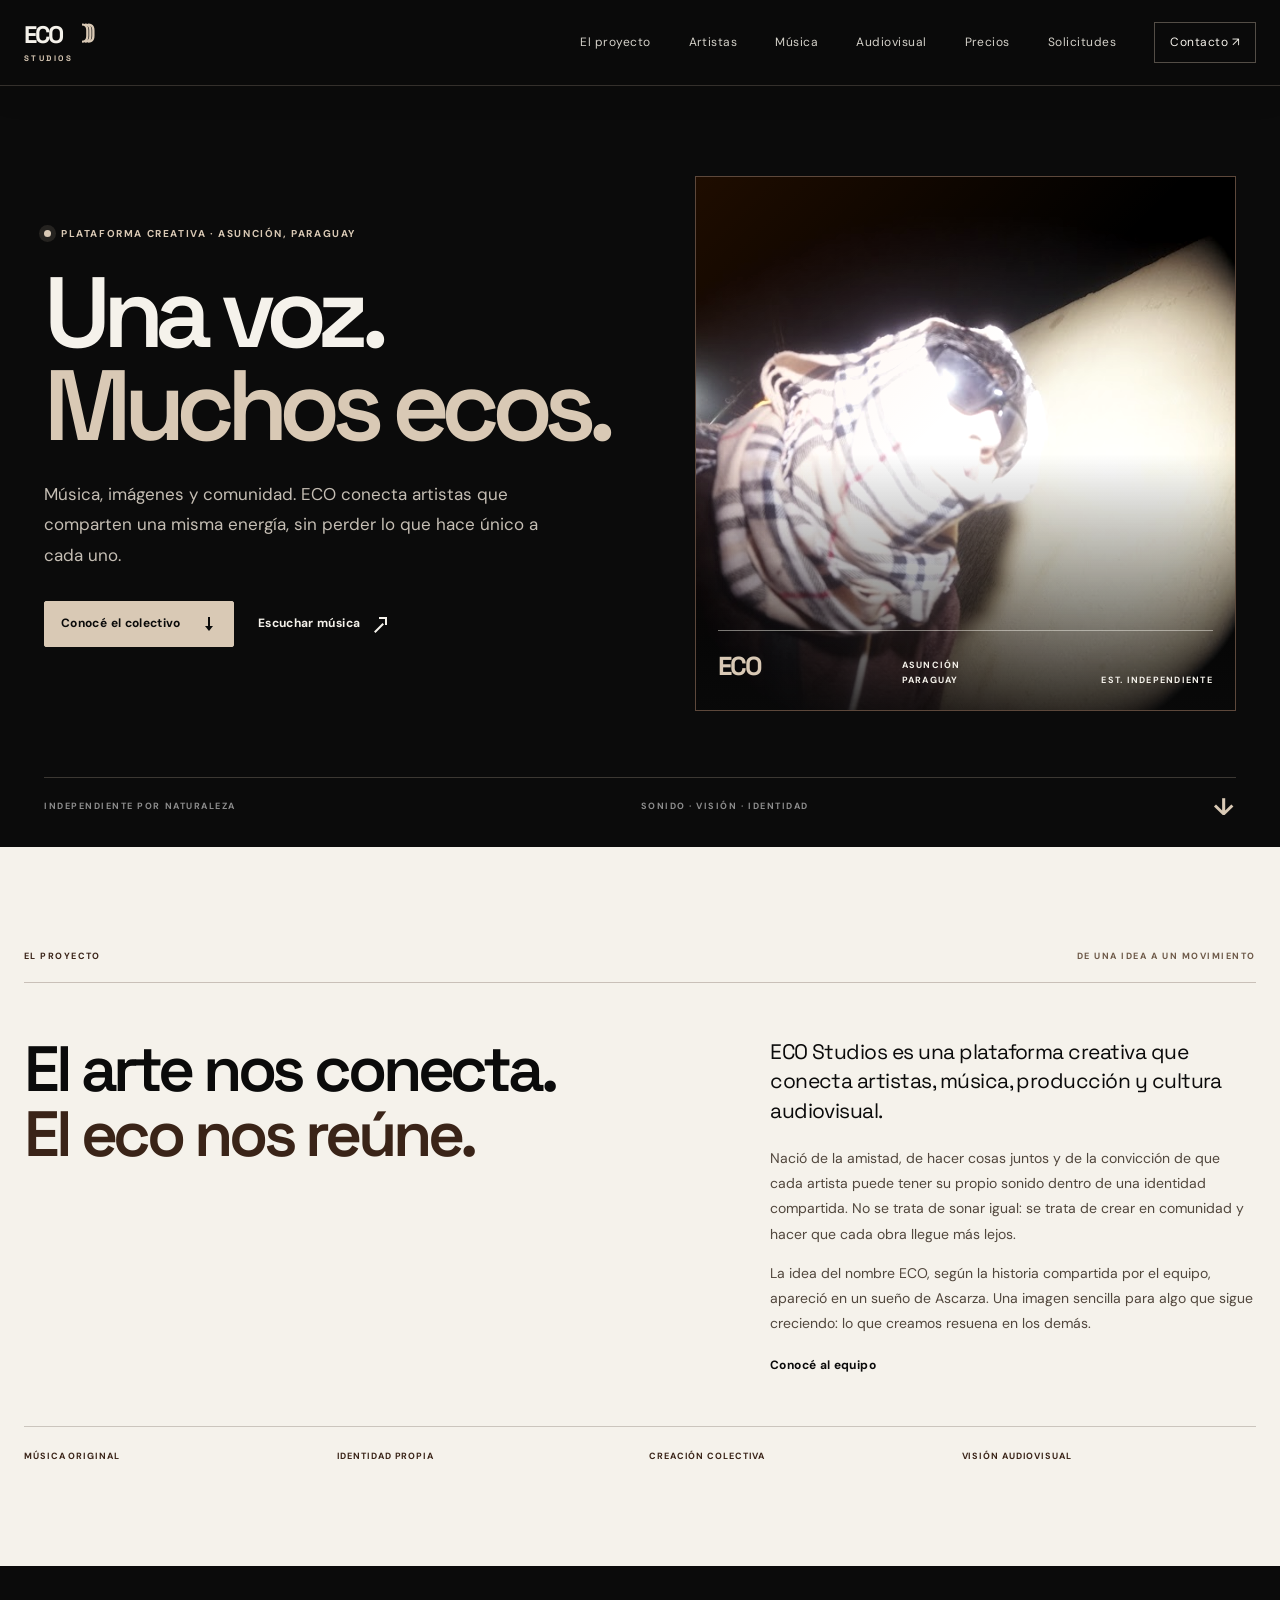
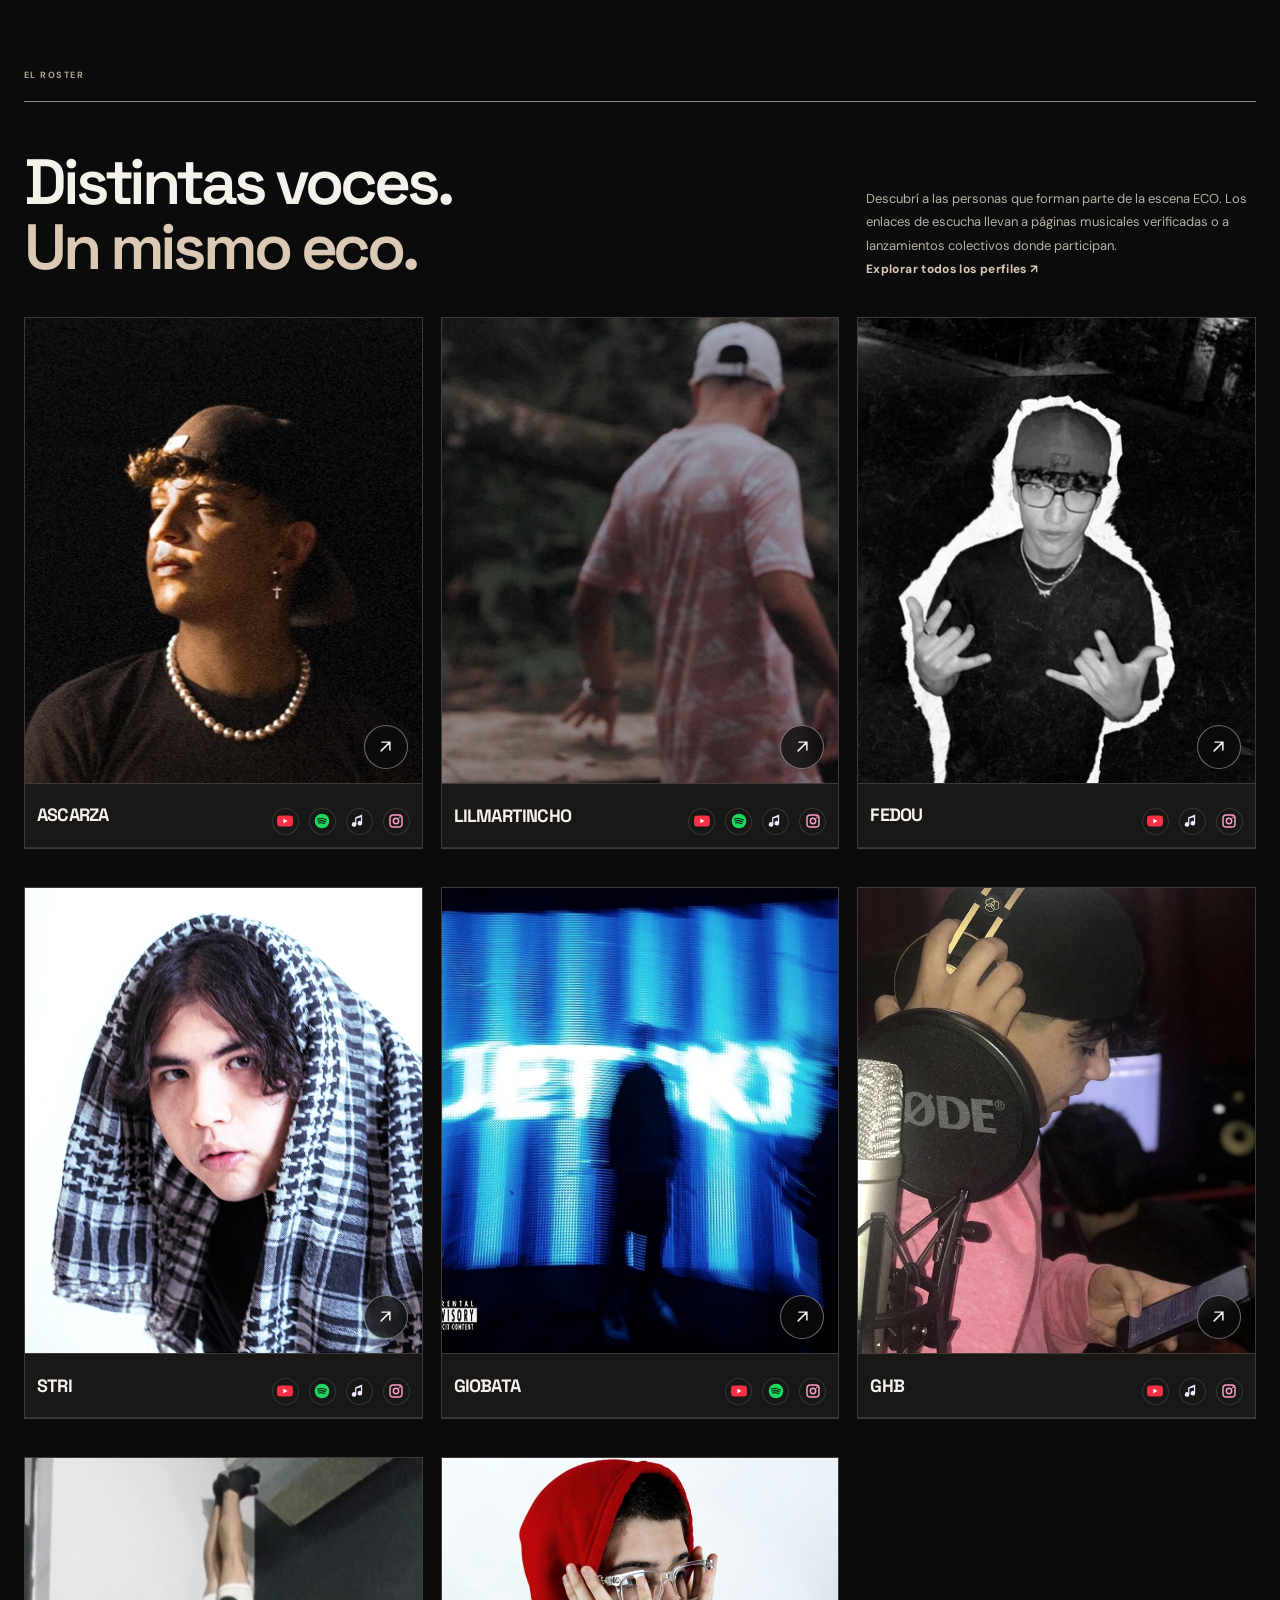
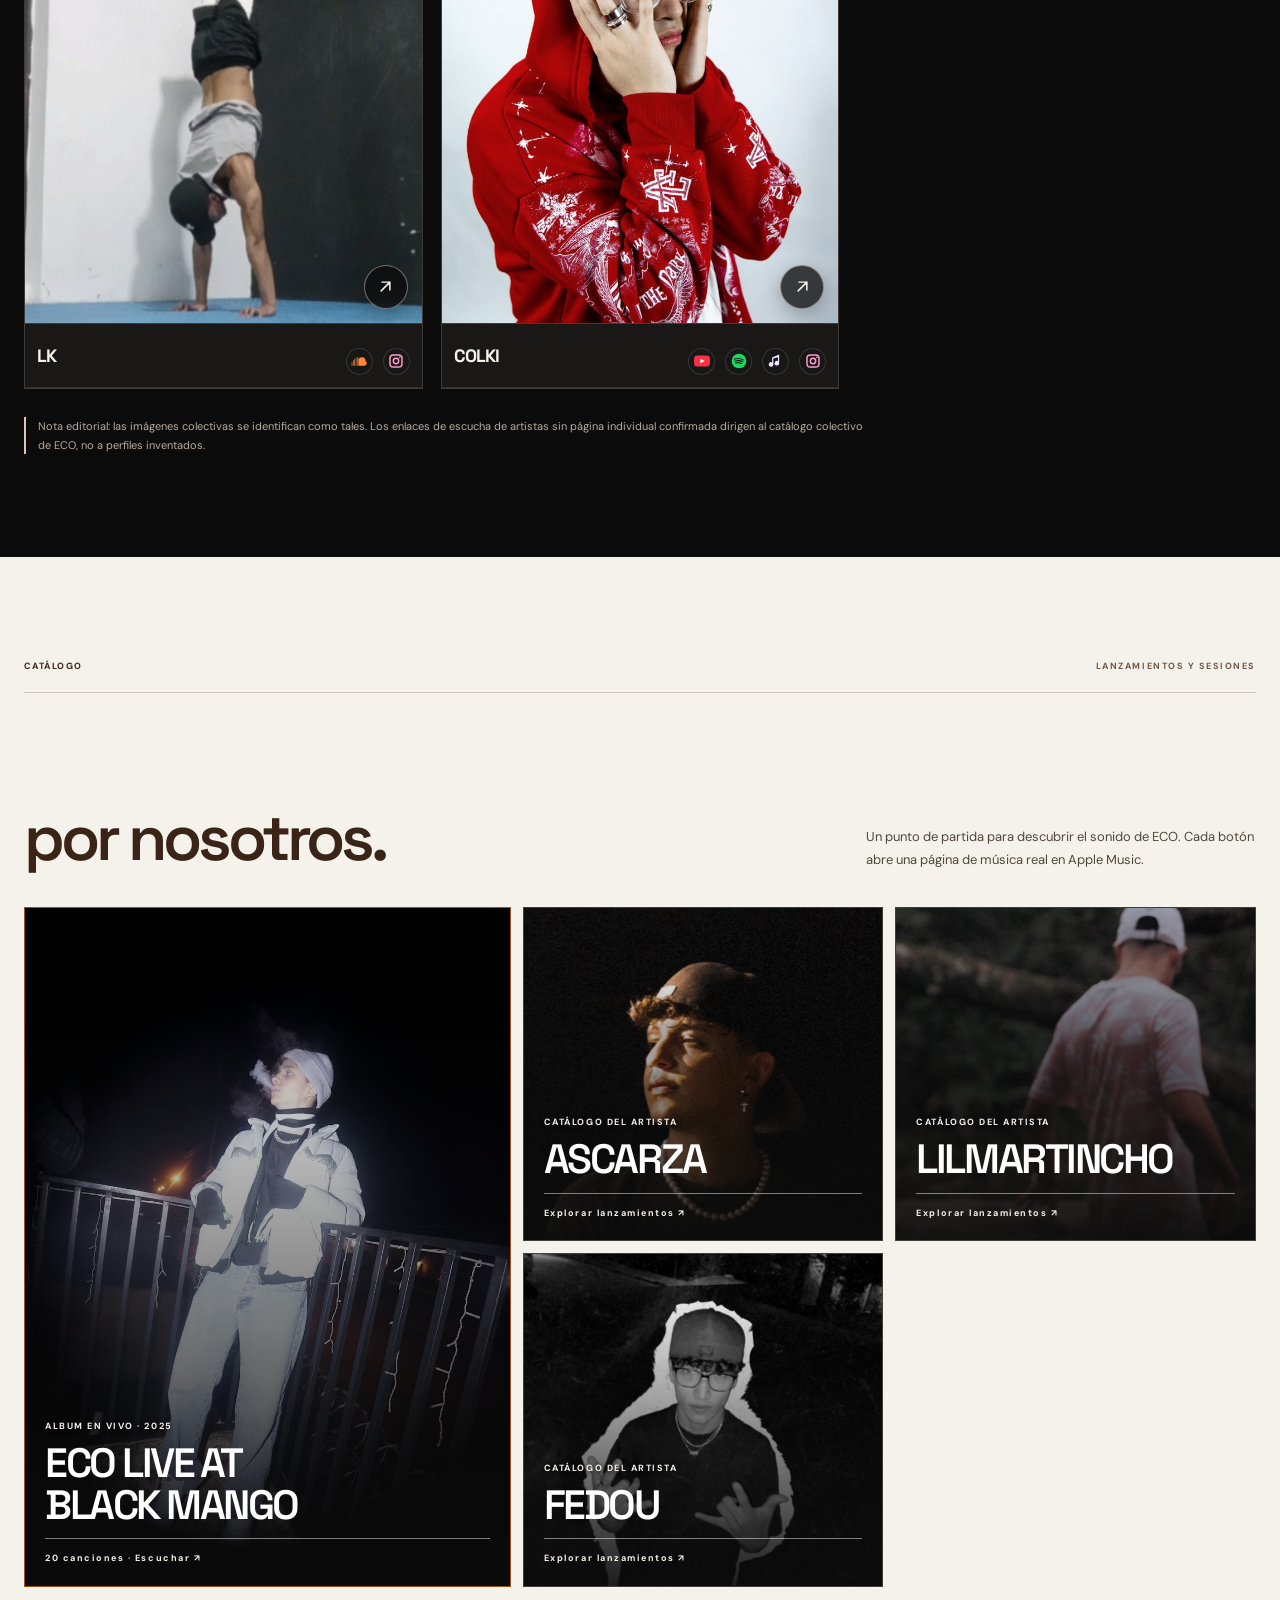
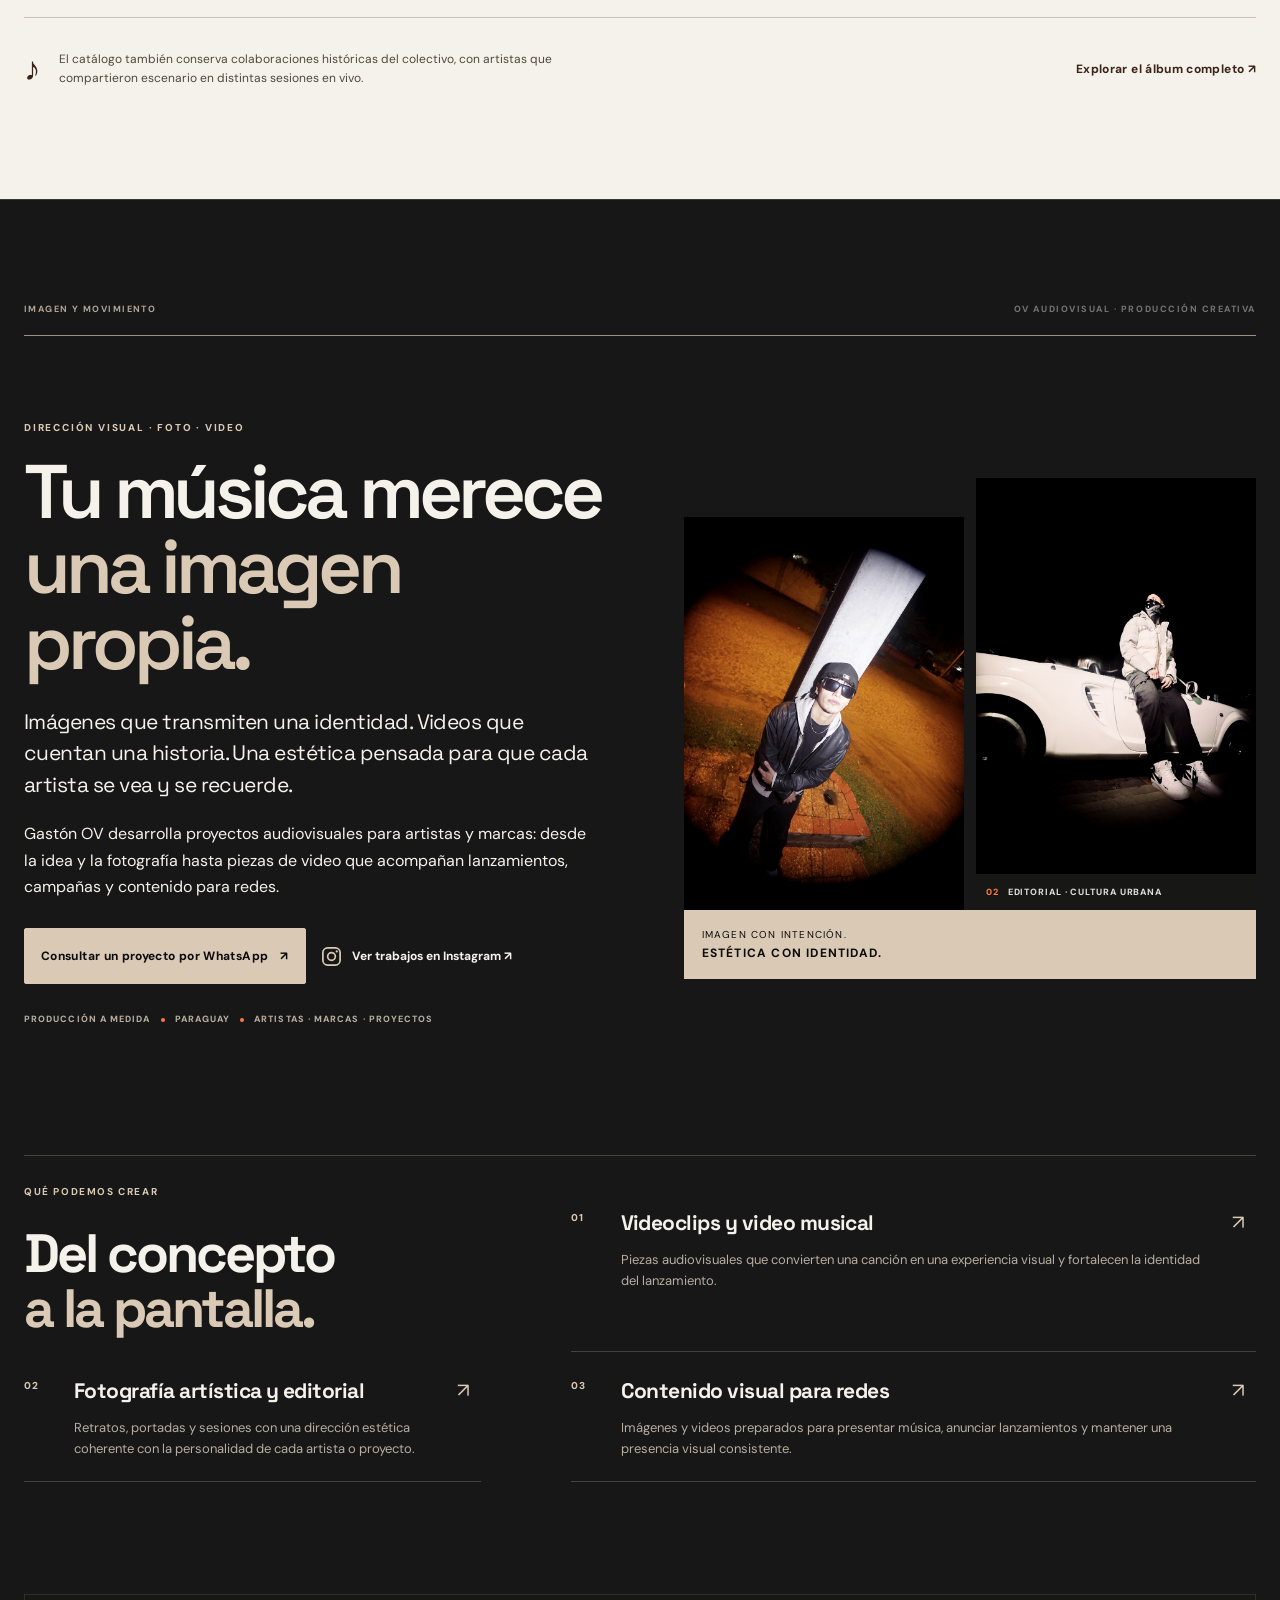
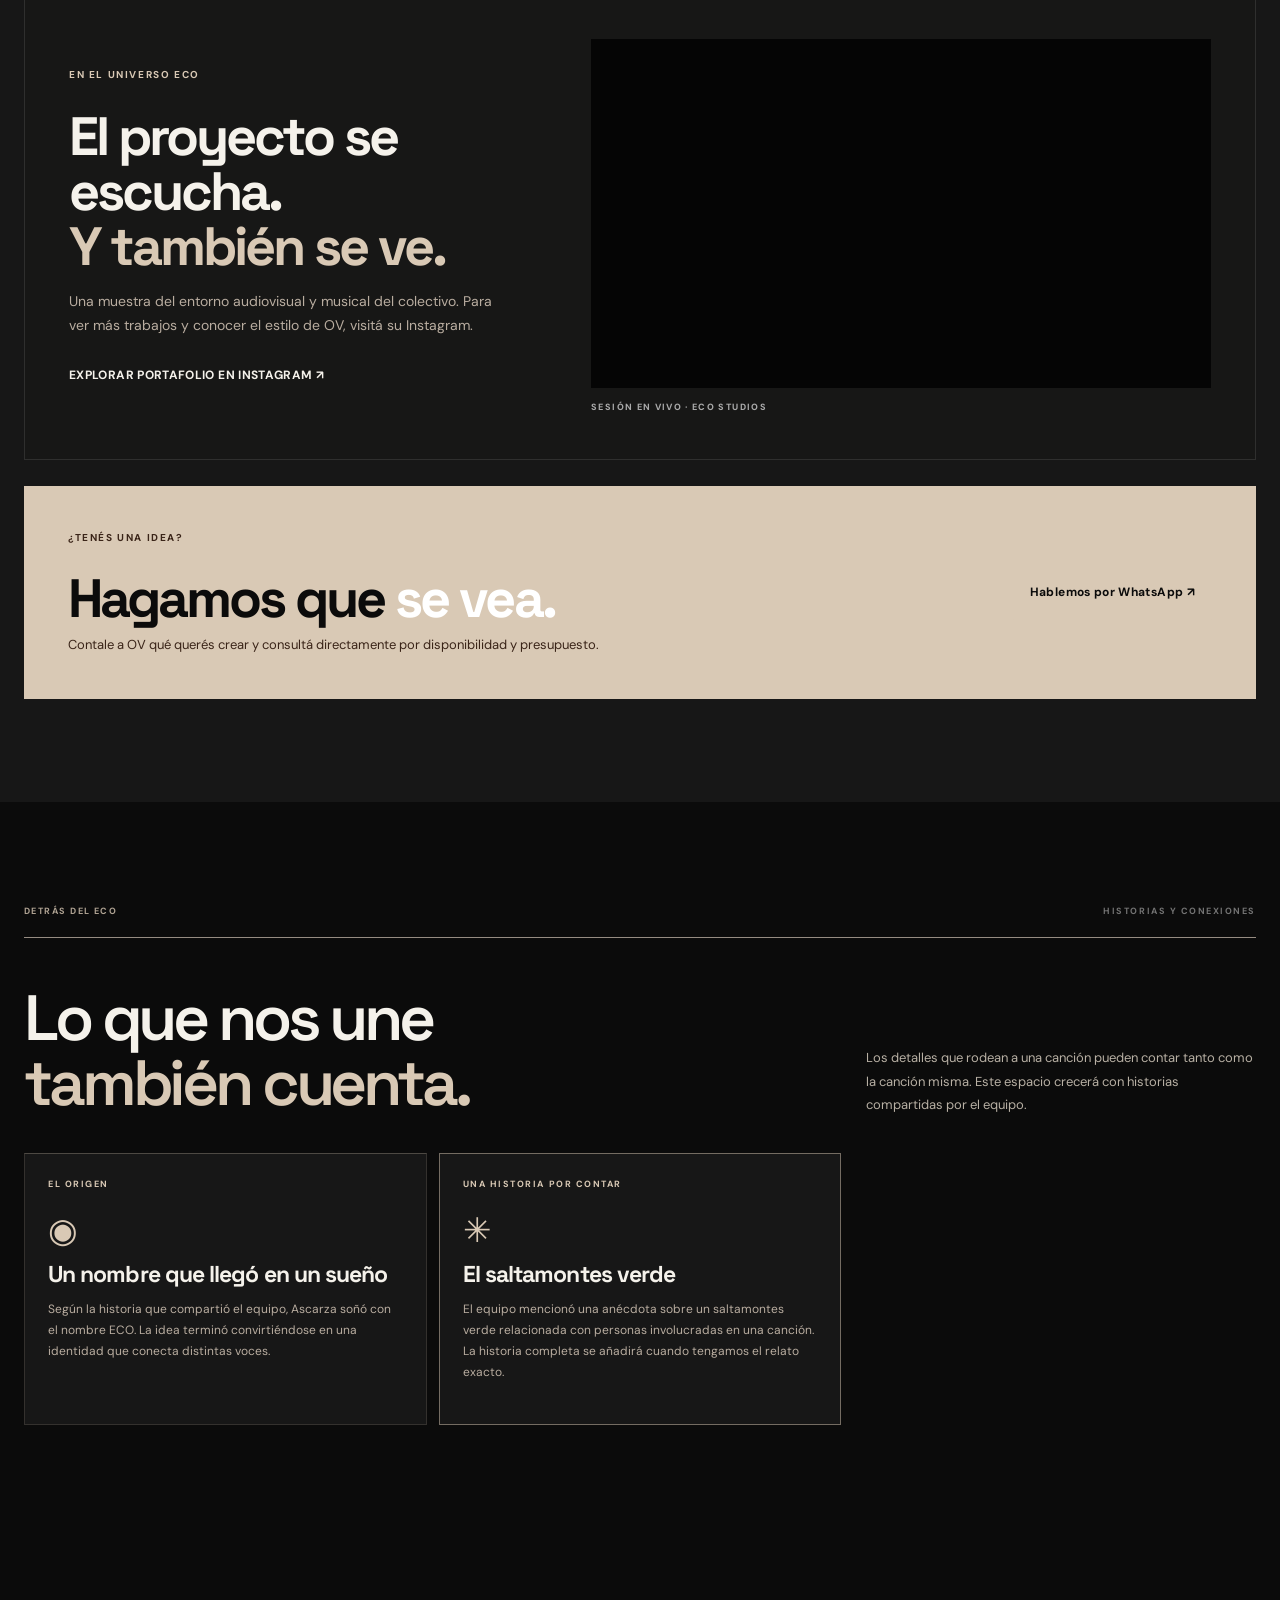
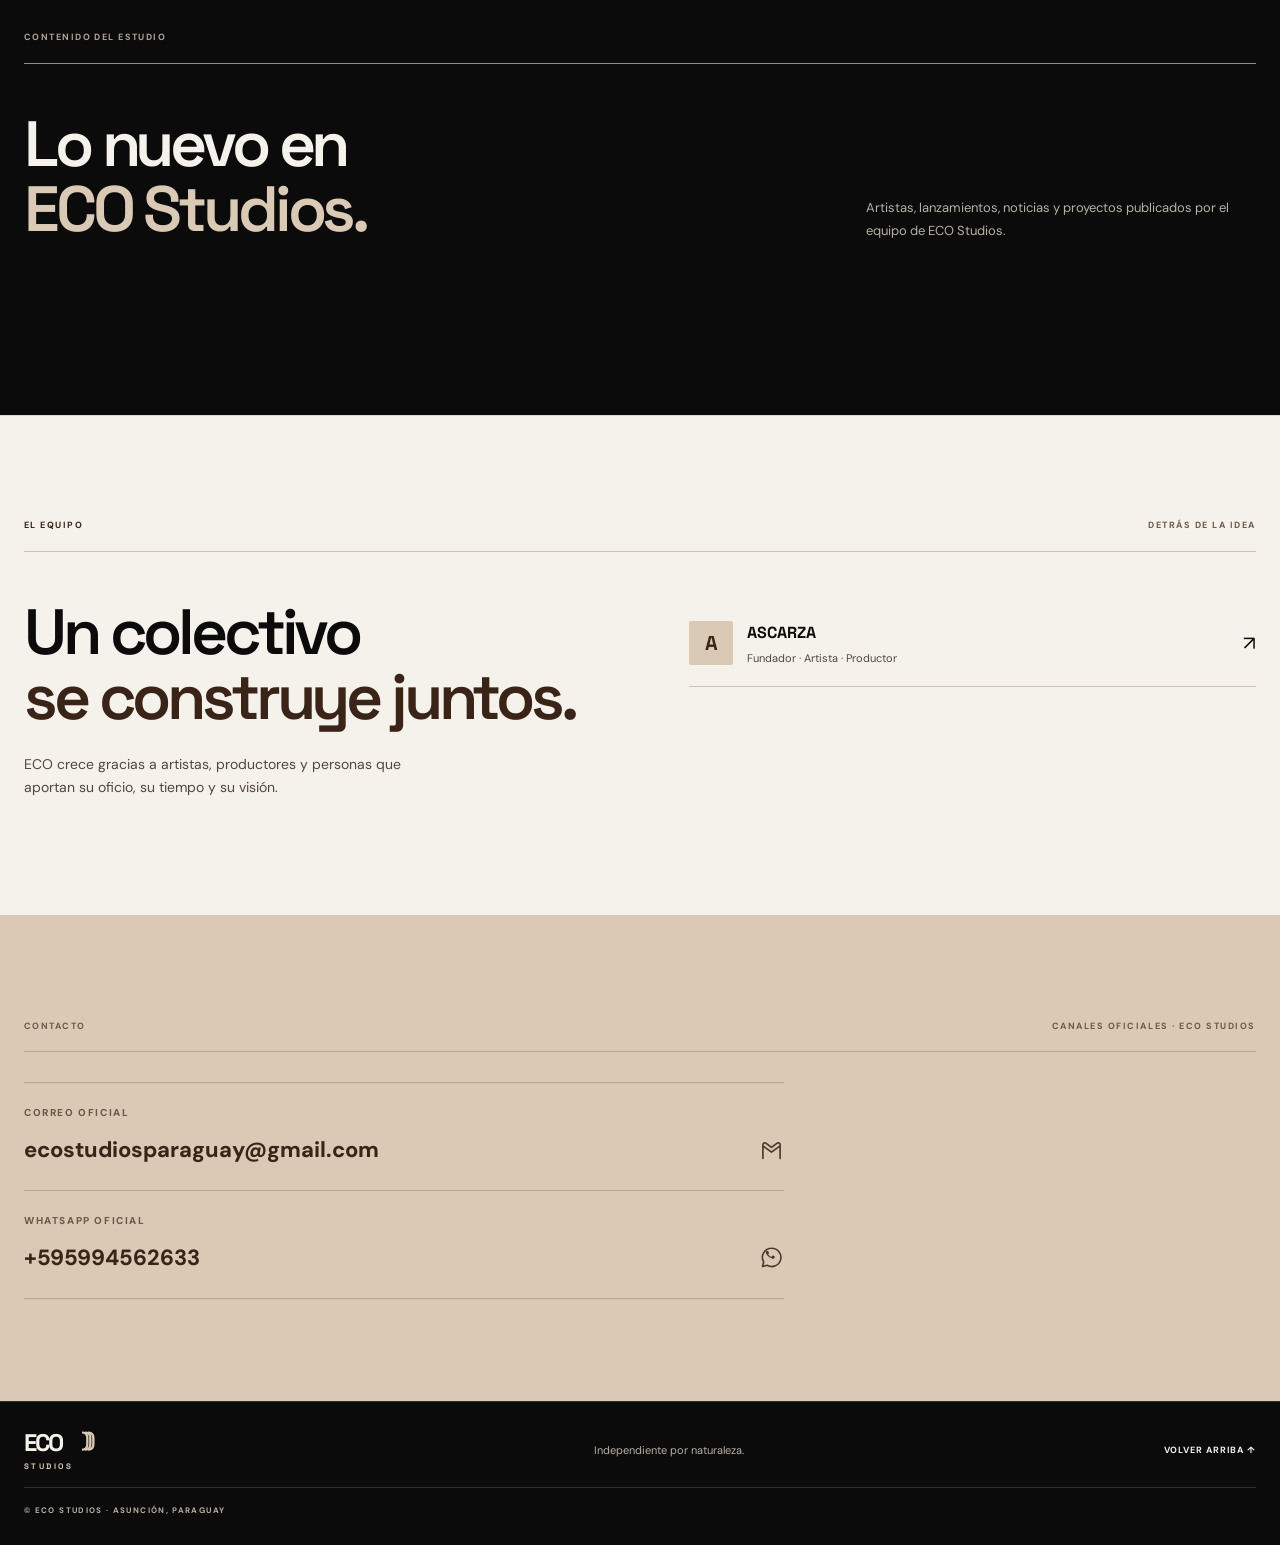
<file: index.html>
<!doctype html>
<html lang="es">
<head>
<meta charset="utf-8">
<meta name="viewport" content="width=device-width, initial-scale=1">
<meta name="theme-color" content="#0B0B0B">
<meta name="description" content="ECO Studios — música, artistas, producción y cultura audiovisual desde Paraguay.">
<link rel="canonical" href="https://martingfilippi-dotcom.github.io/eco-studios/">
<link rel="icon" type="image/svg+xml" href="/eco-studios/favicon.svg">
<meta property="og:type" content="website">
<meta property="og:site_name" content="ECO Studios">
<meta property="og:title" content="ECO Studios — Música y producción audiovisual">
<meta property="og:description" content="Música, artistas y producción audiovisual desde Paraguay. Descubrí el colectivo, sus lanzamientos y proyectos creativos.">
<meta property="og:url" content="https://martingfilippi-dotcom.github.io/eco-studios/">
<meta property="og:image" content="https://martingfilippi-dotcom.github.io/eco-studios/eco-colectivo-01.jpg">
<meta property="og:image:alt" content="Universo visual de ECO Studios">
<meta name="twitter:card" content="summary_large_image">
<meta name="twitter:title" content="ECO Studios — Música y producción audiovisual">
<meta name="twitter:description" content="Música, artistas y producción audiovisual desde Paraguay.">
<meta name="twitter:image" content="https://martingfilippi-dotcom.github.io/eco-studios/eco-colectivo-01.jpg">
<meta name="twitter:image:alt" content="Universo visual de ECO Studios">
<title>ECO Studios — Música y producción audiovisual</title>
<link rel="preconnect" href="https://fonts.googleapis.com">
<link rel="preconnect" href="https://fonts.gstatic.com" crossorigin>
<link href="https://fonts.googleapis.com/css2?family=DM+Sans:wght@400;500;600;700&family=Space+Grotesk:wght@400;500;600;700&display=swap" rel="stylesheet">
<link rel="stylesheet" href="styles.css?v=20261026-contact-icons-v10">
<script type="application/ld+json">
{
  "@context": "https://schema.org",
  "@type": "WebSite",
  "name": "ECO Studios",
  "alternateName": "ECO Studios Paraguay",
  "url": "https://martingfilippi-dotcom.github.io/eco-studios/",
  "inLanguage": "es"
}
</script>
<script>document.documentElement.classList.add('eco-cms-pending');</script>
<style>
.eco-cms-pending #artistas,
.eco-cms-pending #perfiles,
.eco-cms-pending #contenido-eco,
.eco-cms-pending .release-card.release-main,
.eco-cms-pending .music-note,
.eco-cms-pending .live-show,
.eco-cms-pending .story-grid .story-card:nth-child(2),
.eco-cms-pending #equipo .team-member:last-child,
.eco-cms-pending .av-grid > div:first-child > p:last-of-type,
.eco-cms-pending .contact-links > a:first-child { visibility:hidden; }
/* Artist detail pages live under /artistas/<slug>/; keep the landing page editorial and compact. */
#perfiles{display:none!important}
.artist-platforms{display:flex;align-items:center;gap:10px;flex-wrap:wrap;margin-top:12px;min-height:26px}
.artist-platform-link{display:inline-flex;align-items:center;justify-content:center;width:27px;height:27px;border-radius:50%;border:1px solid rgba(255,255,255,.13);background:#171716;color:#f4f4f4;text-decoration:none;transition:transform .18s ease,border-color .18s ease,background .18s ease}
.artist-platform-link:hover,.artist-platform-link:focus-visible{transform:translateY(-2px);border-color:#ff6b36;background:#24201d;outline:none}
.artist-platform-link svg{width:16px;height:16px;display:block}
.artist-platform-link .platform-wordmark{font-size:9px;font-weight:800;letter-spacing:-.04em}
.artist-platform-link.network-youtube{color:#ff3045}
.artist-platform-link.network-spotify{color:#1ed760}
.artist-platform-link.network-apple{color:#f3e8ff}
.artist-platform-link.network-instagram{color:#ff9dcb}
.artist-platform-link.network-tiktok{color:#e9fbff}
.artist-platform-link.network-soundcloud{color:#ff8733}
.artist-platform-link.network-facebook{color:#77aaff}
.artist-platform-link.network-bandcamp{color:#82d8df}
.artist-platform-link.network-deezer{color:#d1a3ff}
.artist-platform-link.network-tidal{color:#fff}
.artist-platform-link.network-amazon{color:#a9d8ff}
.artist-platform-link.network-x{color:#fff}
.artist-platform-link.network-twitch{color:#b7a0ff}
.artist-platform-link.network-threads{color:#fff}
.artist-platform-link.network-web{color:#ff7848}
.artist-platform-link[hidden]{display:none}
.artist-social-link.social-text.network-youtube { color:#ffdedf; }
.artist-social-link.social-text.network-spotify { color:#d8ffe3; }
.artist-social-link.social-text.network-apple { color:#eee5ff; }
.artist-player{grid-column:2 / -1;width:100%;margin-top:12px;padding:14px;border:1px solid var(--line,rgba(255,255,255,.14));border-radius:12px;background:rgba(255,255,255,.025)}
.artist-player-heading{display:flex;justify-content:space-between;align-items:center;gap:12px;margin-bottom:10px}
.artist-player-heading strong{font-size:10px;letter-spacing:.12em}
.artist-player-heading span{font-size:11px;opacity:.68}
.artist-player iframe{display:block;width:100%;aspect-ratio:16/9;min-height:220px;border:0;border-radius:8px;background:#080808}
.artist-player-track{margin:8px 0;color:var(--muted,#aaa);font-size:12px;line-height:1.45}
.artist-player-controls{display:flex;align-items:center;justify-content:space-between;gap:12px;margin-top:10px}
.artist-player-controls button,.artist-player-controls a{font:inherit;font-size:11px;font-weight:700;color:var(--text,#fff);text-decoration:none;border:1px solid rgba(255,255,255,.2);border-radius:999px;background:transparent;padding:10px 13px;cursor:pointer;min-height:40px}
.artist-player-controls a{border-color:transparent}
.artist-player-open{display:inline-flex;align-items:center;justify-content:center;min-height:44px;padding:12px 16px;border:1px solid rgba(255,255,255,.25);border-radius:999px;color:var(--text,#fff);font-size:12px;font-weight:700;text-decoration:none;background:rgba(255,255,255,.05)}




@media(max-width:640px){.artist-player{grid-column:1 / -1}.artist-player-heading{align-items:flex-start;flex-direction:column;gap:4px}.artist-player iframe{min-height:190px}.artist-player-controls{flex-wrap:wrap}}


.official-contact-list{display:grid;gap:0;margin-top:28px;border-top:1px solid rgba(0,0,0,.22)}
.official-contact{display:flex;flex-direction:column;gap:8px;padding:20px 0;border-bottom:1px solid rgba(0,0,0,.22);color:inherit;text-decoration:none;overflow-wrap:anywhere}
.official-contact:hover strong{text-decoration:underline;text-underline-offset:4px}
.contact-label{font-size:10px;font-weight:800;letter-spacing:.16em}
.official-contact strong{display:flex;align-items:center;justify-content:space-between;gap:14px;font-size:clamp(16px,2vw,22px);font-weight:750}
.official-contact strong>span{flex:1;min-width:0;overflow-wrap:anywhere}
.contact-brand-icon{display:block;flex:0 0 28px;width:28px;height:28px}
.contact-grid{display:grid;grid-template-columns:minmax(0,1fr);max-width:760px;padding-top:30px}
.official-contact-list{margin-top:0}
@media(max-width:760px){.official-contact strong{font-size:16px}.contact-grid{padding-top:24px}.contact-brand-icon{flex-basis:25px;width:25px;height:25px}}

/* OV Audiovisual — portfolio and conversion-focused section */
.ov-studio{overflow:hidden}
.ov-hero{display:grid;grid-template-columns:minmax(0,1.02fr) minmax(0,.98fr);gap:clamp(28px,5vw,76px);align-items:center;margin-top:clamp(34px,6vw,78px)}
.ov-intro{min-width:0}
.ov-eyebrow{display:inline-block;margin-bottom:18px;color:#ff7848;font-size:10px;font-weight:800;letter-spacing:.18em;line-height:1.6}
.ov-intro h2{max-width:720px;margin:0 0 26px;font-size:clamp(40px,6vw,76px);line-height:.99;letter-spacing:-.065em}
.ov-intro h2 span,.ov-section-title h3 span,.ov-featured-copy h3 span,.ov-bottom-cta h3 span{color:#ff7848}
.ov-intro p{max-width:570px}
.ov-intro .large-copy{font-size:clamp(17px,2vw,21px);line-height:1.5}
.ov-actions{display:flex;flex-wrap:wrap;align-items:center;gap:14px;margin-top:28px}
.ov-cta{display:inline-flex;align-items:center;justify-content:center;gap:12px;min-height:56px;text-align:left}
.ov-instagram{display:inline-flex;align-items:center;gap:9px;min-height:48px;color:inherit;text-decoration:none;font-size:12px;font-weight:750}
.ov-instagram svg{width:23px;height:23px;color:#ff936d}
.ov-instagram:hover{text-decoration:underline;text-underline-offset:5px}
.ov-trustline{display:flex;align-items:center;flex-wrap:wrap;gap:10px;margin-top:28px;color:var(--muted,#aaa);font-size:9px;font-weight:800;letter-spacing:.12em}
.ov-trustline i{width:4px;height:4px;border-radius:50%;background:#ff7848}
.ov-mosaic{position:relative;display:grid;grid-template-columns:1fr 1fr;align-items:center;gap:12px;min-width:0;padding:16px 0 28px}
.ov-work{position:relative;min-width:0;margin:0;background:#171716;overflow:hidden}
.ov-work img{display:block;width:100%;height:clamp(220px,31vw,440px);object-fit:cover;transition:transform .5s ease}
.ov-work-tall{margin-top:38px}
.ov-work-wide{margin-bottom:40px}
.ov-work:hover img{transform:scale(1.035)}
.ov-work figcaption{display:flex;align-items:center;gap:9px;padding:12px 10px;color:#ddd;font-size:9px;font-weight:800;letter-spacing:.1em;line-height:1.4}
.ov-work figcaption span{color:#ff7848}
.ov-mosaic-label{position:absolute;right:0;bottom:0;left:0;padding:16px 18px;background:#ff7848;color:#171310;font-size:10px;line-height:1.7;letter-spacing:.12em}
.ov-mosaic-label strong{font-size:12px}
.ov-services{display:grid;grid-template-columns:minmax(0,.8fr) minmax(0,1.2fr);column-gap:clamp(26px,7vw,100px);margin-top:clamp(66px,10vw,132px);border-top:1px solid var(--line,rgba(255,255,255,.15));padding-top:28px}
.ov-section-title h3,.ov-featured-copy h3,.ov-bottom-cta h3{margin:16px 0;font-size:clamp(30px,4.3vw,54px);line-height:1.02;letter-spacing:-.055em}
.ov-service{display:grid;grid-template-columns:38px minmax(0,1fr) 24px;gap:12px;align-items:start;padding:22px 0;border-bottom:1px solid var(--line,rgba(255,255,255,.15))}
.ov-service-number{padding-top:4px;color:#ff7848;font-size:10px;font-weight:800;letter-spacing:.1em}
.ov-service h4{margin:0 0 8px;font-size:clamp(16px,2vw,21px);letter-spacing:-.025em}
.ov-service p{margin:0;color:var(--muted,#aaa);font-size:13px;line-height:1.65}
.ov-service-mark{color:#ff7848;font-size:20px}
.ov-featured{display:grid;grid-template-columns:minmax(0,.85fr) minmax(0,1.15fr);gap:clamp(24px,5vw,68px);align-items:center;margin-top:clamp(66px,9vw,112px);padding:clamp(22px,4vw,44px);background:#171716;border:1px solid rgba(255,255,255,.1)}
.ov-featured-copy p{max-width:430px;color:var(--muted,#aaa);font-size:14px;line-height:1.7}
.ov-featured-copy .text-link{display:inline-block;margin-top:14px}
.ov-video{min-width:0}
.ov-video iframe{display:block;width:100%;aspect-ratio:16/9;border:0;background:#050505}
.ov-video>span{display:block;margin-top:12px;color:#aaa;font-size:9px;font-weight:800;letter-spacing:.15em}
.ov-bottom-cta{display:flex;align-items:center;justify-content:space-between;gap:24px;margin-top:26px;padding:clamp(24px,4vw,44px);background:#ff7848;color:#171310}
.ov-bottom-cta .eyebrow{color:#362017}
.ov-bottom-cta h3{margin:8px 0}
.ov-bottom-cta h3 span{color:#fff}
.ov-bottom-cta p{max-width:580px;margin-bottom:0;color:#362017;font-size:13px;line-height:1.6}
.ov-bottom-cta .button-orange{flex-shrink:0;background:#171310;color:#fff;border-color:#171310}
@media(max-width:760px){
 .ov-hero{grid-template-columns:minmax(0,1fr);gap:30px;margin-top:32px}
 .ov-intro h2{font-size:clamp(43px,11vw,66px)}
 .ov-mosaic{max-width:560px;margin:0 auto;width:100%;gap:9px;padding-bottom:27px}
 .ov-work img{height:clamp(220px,68vw,360px)}
 .ov-work-tall{margin-top:24px}.ov-work-wide{margin-bottom:25px}
 .ov-work figcaption{font-size:8px;padding:10px 7px;letter-spacing:.06em}
 .ov-mosaic-label{padding:12px;font-size:9px}
 .ov-services{grid-template-columns:minmax(0,1fr);margin-top:68px}
 .ov-section-title{margin-bottom:18px}
 .ov-featured{grid-template-columns:minmax(0,1fr);margin-top:68px;padding:22px 16px;gap:24px}
 .ov-bottom-cta{align-items:flex-start;flex-direction:column}
 .ov-bottom-cta .button-orange{width:100%;justify-content:center}
}
@media(prefers-reduced-motion:reduce){.ov-work img{transition:none}}

</style>
</head>
<body>
<div id="eco-studios-site">
<a class="skip-link" href="#contenido">Saltar al contenido</a>
<header class="site-header">
  
  <a class="brand" href="#inicio" aria-label="ECO Studios, inicio"><span class="brand-mark">E</span><span class="brand-words">ECO<span>STUDIOS</span></span></a>
  <button class="menu-toggle" type="button" aria-expanded="false" aria-controls="main-nav"><span></span><span></span><span></span><b>Menú</b></button>
  <nav class="main-nav" id="main-nav" aria-label="Navegación principal">
    <a href="#historia">El proyecto</a><a href="#artistas">Artistas</a><a href="#musica">Música</a><a href="#audiovisual">Audiovisual</a><a href="precios.html">Precios</a><a href="solicitudes.html">Solicitudes</a><a class="nav-cta" href="#contacto">Contacto ↗</a>
  </nav>
</header>
<main id="contenido">
<section class="hero" id="inicio">
  <div class="hero-copy">
    <p class="eyebrow"><span class="pulse"></span> PLATAFORMA CREATIVA · ASUNCIÓN, PARAGUAY</p>
    <h1>Una voz.<br><span>Muchos ecos.</span></h1>
    <p class="hero-lede">Música, imágenes y comunidad. ECO conecta artistas que comparten una misma energía, sin perder lo que hace único a cada uno.</p>
    <div class="hero-actions"><a class="button button-orange" href="#artistas">Conocé el colectivo <span>↘</span></a><a class="text-link" href="#musica">Escuchar música <span>↗</span></a></div>
  </div>
  <div class="hero-art" aria-label="Fotografía del colectivo ECO Studios">
    <img src="eco-colectivo-01.jpg" alt="Imagen del universo visual de ECO Studios" fetchpriority="high">
    <div class="hero-stamp"><span>ECO</span><span>ASUNCIÓN<br>PARAGUAY</span><span>EST. INDEPENDIENTE</span></div>
  </div>
  <div class="hero-foot"><span>INDEPENDIENTE POR NATURALEZA</span><span>SONIDO · VISIÓN · IDENTIDAD</span><a href="#historia" aria-label="Bajar a la historia">↓</a></div>
</section>

<section class="intro section-pad" id="historia">
  <div class="section-kicker"><span>EL PROYECTO</span><span>DE UNA IDEA A UN MOVIMIENTO</span></div>
  <div class="intro-grid">
    <h2>El arte nos conecta.<br><span>El eco nos reúne.</span></h2>
    <div class="intro-body"><p class="large-copy">ECO Studios es una plataforma creativa que conecta artistas, música, producción y cultura audiovisual.</p><p>Nació de la amistad, de hacer cosas juntos y de la convicción de que cada artista puede tener su propio sonido dentro de una identidad compartida. No se trata de sonar igual: se trata de crear en comunidad y hacer que cada obra llegue más lejos.</p><p>La idea del nombre ECO, según la historia compartida por el equipo, apareció en un sueño de Ascarza. Una imagen sencilla para algo que sigue creciendo: lo que creamos resuena en los demás.</p><a class="text-link" href="#equipo">Conocé al equipo <span>↘</span></a></div>
  </div>
  <div class="value-strip"><div><span>MÚSICA ORIGINAL</span></div><div><span>IDENTIDAD PROPIA</span></div><div><span>CREACIÓN COLECTIVA</span></div><div><span>VISIÓN AUDIOVISUAL</span></div></div>
</section>

<section class="artists section-pad" id="artistas">
  <div class="section-kicker"><span>EL ROSTER</span><span></span></div>
  <div class="section-heading"><div><h2>Distintas voces.<br><span>Un mismo eco.</span></h2></div><p>Descubrí a las personas que forman parte de la escena ECO. Los enlaces de escucha llevan a páginas musicales verificadas o a lanzamientos colectivos donde participan.<br><a class="text-link" href="artistas/">Explorar todos los perfiles ↗</a></p></div>
  <div class="artist-grid">
    <article class="artist-card featured"><a class="artist-photo" href="artistas/ascarza/" aria-label="Abrir página de Ascarza"><img src="youtube-ascarza.jpg" alt="Foto de perfil del canal de YouTube de Ascarza" loading="lazy"><span class="photo-arrow" aria-hidden="true"><svg viewBox="0 0 24 24" fill="none" focusable="false"><path d="M7 17 17 7M8 7h9v9" stroke="currentColor" stroke-width="1.7" stroke-linecap="round" stroke-linejoin="round"/></svg></span></a><div class="artist-meta"><div><h3>ASCARZA</h3></div><div class="artist-platforms" aria-label="Plataformas oficiales"></div></div></article>
    <article class="artist-card featured"><a class="artist-photo" href="artistas/lilmartincho/" aria-label="Abrir página de LILMARTINCHO"><img src="youtube-lilmartincho.jpg" alt="Foto de perfil del canal de YouTube de LILMARTINCHO" loading="lazy"><span class="photo-arrow" aria-hidden="true"><svg viewBox="0 0 24 24" fill="none" focusable="false"><path d="M7 17 17 7M8 7h9v9" stroke="currentColor" stroke-width="1.7" stroke-linecap="round" stroke-linejoin="round"/></svg></span></a><div class="artist-meta"><div><h3>LILMARTINCHO</h3></div><div class="artist-platforms" aria-label="Plataformas oficiales"></div></div></article>
    <article class="artist-card"><a class="artist-photo" href="artistas/fedou/" aria-label="Abrir página de Fedou"><img src="youtube-fedou.jpg" alt="Foto de perfil del canal de YouTube de Fedou" loading="lazy"><span class="photo-arrow" aria-hidden="true"><svg viewBox="0 0 24 24" fill="none" focusable="false"><path d="M7 17 17 7M8 7h9v9" stroke="currentColor" stroke-width="1.7" stroke-linecap="round" stroke-linejoin="round"/></svg></span></a><div class="artist-meta"><div><h3>FEDOU</h3></div><div class="artist-platforms" aria-label="Plataformas oficiales"></div></div></article>
    <article class="artist-card"><a class="artist-photo" href="artistas/stri/" aria-label="Abrir página de Stri"><img src="youtube-stri.jpg" alt="Foto de perfil del canal de YouTube de Stri" loading="lazy"><span class="photo-arrow" aria-hidden="true"><svg viewBox="0 0 24 24" fill="none" focusable="false"><path d="M7 17 17 7M8 7h9v9" stroke="currentColor" stroke-width="1.7" stroke-linecap="round" stroke-linejoin="round"/></svg></span></a><div class="artist-meta"><div><h3>STRI</h3></div><div class="artist-platforms" aria-label="Plataformas oficiales"></div></div></article>
    <article class="artist-card"><a class="artist-photo" href="artistas/giobata/" aria-label="Abrir página de Giobata"><img src="youtube-giobata.jpg" alt="Foto de perfil del canal de YouTube de Giobata" loading="lazy"><span class="photo-arrow" aria-hidden="true"><svg viewBox="0 0 24 24" fill="none" focusable="false"><path d="M7 17 17 7M8 7h9v9" stroke="currentColor" stroke-width="1.7" stroke-linecap="round" stroke-linejoin="round"/></svg></span></a><div class="artist-meta"><div><h3>GIOBATA</h3></div><div class="artist-platforms" aria-label="Plataformas oficiales"></div></div></article>
    <!-- Joako pertenece a la comunidad Artistas Independientes -->
    <article class="artist-card"><a class="artist-photo" href="artistas/ghb/" aria-label="Abrir página de GHB"><img src="youtube-ghb.jpg" alt="Foto de perfil del canal de YouTube de GHB" loading="lazy"><span class="photo-arrow" aria-hidden="true"><svg viewBox="0 0 24 24" fill="none" focusable="false"><path d="M7 17 17 7M8 7h9v9" stroke="currentColor" stroke-width="1.7" stroke-linecap="round" stroke-linejoin="round"/></svg></span></a><div class="artist-meta"><div><h3>GHB</h3></div><div class="artist-platforms" aria-label="Plataformas oficiales"></div></div></article>
    <article class="artist-card"><a class="artist-photo" href="artistas/lk/" aria-label="Abrir página de LK"><span class="photo-arrow" aria-hidden="true"><svg viewBox="0 0 24 24" fill="none" focusable="false"><path d="M7 17 17 7M8 7h9v9" stroke="currentColor" stroke-width="1.7" stroke-linecap="round" stroke-linejoin="round"/></svg></span></a><div class="artist-meta"><div><h3>LK</h3></div><div class="artist-platforms" aria-label="Plataformas oficiales de LK"><a class="artist-platform-link network-instagram" href="https://www.instagram.com/luisferkeim?xtok=MTlzNXFtd3U2M2xsYQ==" target="_blank" rel="noopener noreferrer" title="Instagram — LK" aria-label="Instagram — LK"><svg viewBox="0 0 24 24" aria-hidden="true"><rect x="3" y="3" width="18" height="18" rx="5" fill="none" stroke="currentColor" stroke-width="2.2"/><circle cx="12" cy="12" r="4" fill="none" stroke="currentColor" stroke-width="2.2"/><circle cx="17.7" cy="6.5" r="1.2" fill="currentColor"/></svg></a><a class="artist-platform-link network-soundcloud" href="https://on.soundcloud.com/syICozVXOKxCjTPpwj" target="_blank" rel="noopener noreferrer" title="SoundCloud — LK" aria-label="SoundCloud — LK"><svg viewBox="0 0 24 24" aria-hidden="true"><path fill="currentColor" d="M1 14h1v5H1zm2-3h1v8H3zm2-2h1v10H5zm2-2h1v12H7zm2-1h1v13H9zm2 3a6 6 0 0 1 11 3.2A3.8 3.8 0 0 1 21 19H11z"/></svg></a></div></div></article>
    <article class="artist-card"><a class="artist-photo" href="artistas/colki/" aria-label="Abrir página de Colki"><img src="assets/colki.jpg" alt="Foto de perfil de COLKI" loading="eager" fetchpriority="high" onerror="this.onerror=null;this.src='https://d2ol7oe51mr4n9.cloudfront.net/user_3K6TUIpdwDjoRVmxX2NnzXnds1k/91bf43f8-b98d-4851-973a-7110ecec22c7.jpg'"><span class="photo-arrow" aria-hidden="true"><svg viewBox="0 0 24 24" fill="none" focusable="false"><path d="M7 17 17 7M8 7h9v9" stroke="currentColor" stroke-width="1.7" stroke-linecap="round" stroke-linejoin="round"/></svg></span></a><div class="artist-meta"><div><h3>COLKI</h3></div><div class="artist-platforms" aria-label="Plataformas oficiales"></div></div></article>
    <!-- Fezet pertenece a la comunidad Artistas Independientes -->
  </div>
  <p class="note">Nota editorial: las imágenes colectivas se identifican como tales. Los enlaces de escucha de artistas sin página individual confirmada dirigen al catálogo colectivo de ECO, no a perfiles inventados.</p>
</section>

<section class="profiles section-pad" id="perfiles">
  <div class="section-kicker"><span>CONOCÉLOS</span><span>PERFILES Y ESCUCHA</span></div>
  <div class="profile-list">
    <article class="profile-row" id="perfil-ascarza"><div><h3>ASCARZA</h3><p>Fundador de ECO Studios, productor y artista urbano. Según la historia del equipo, la idea del nombre ECO apareció en un sueño; hoy el proyecto conecta distintas voces bajo una identidad compartida.</p><div class="tag-row"><span>Urbano</span><span>Producción</span><span>Fundador</span></div></div><div class="artist-socials" aria-label="Plataformas oficiales del artista"><a class="artist-social-link network-youtube" data-network="youtube" href="https://www.youtube.com/@ascarza" target="_blank" rel="noopener noreferrer" title="Canal oficial de Ascarza en YouTube" aria-label="Canal oficial de Ascarza en YouTube"><svg viewBox="0 0 24 24" aria-hidden="true"><path fill="#ff0033" d="M23.5 6.2a3 3 0 0 0-2.1-2.1C19.5 3.6 12 3.6 12 3.6s-7.5 0-9.4.5A3 3 0 0 0 .5 6.2 31 31 0 0 0 0 12a31 31 0 0 0 .5 5.8 3 3 0 0 0 2.1 2.1c1.9.5 9.4.5 9.4.5s7.5 0 9.4-.5a3 3 0 0 0 2.1-2.1A31 31 0 0 0 24 12a31 31 0 0 0-.5-5.8Z"/><path fill="#fff" d="m9.6 15.4 6.2-3.4-6.2-3.4z"/></svg></a><a class="artist-social-link network-spotify" data-network="spotify" href="https://open.spotify.com/artist/39xCvfluyWqf8ZHVhz9uQw" target="_blank" rel="noopener noreferrer" title="Ascarza en Spotify" aria-label="Ascarza en Spotify"><svg viewBox="0 0 24 24" aria-hidden="true"><circle cx="12" cy="12" r="11" fill="#1ed760"/><path d="M5.2 9.1c4.5-1.3 9.7-.8 13.5 1.5M6.2 12.1c3.8-1.1 8-.6 11.2 1.2M7 15c3.1-.8 6.4-.4 8.9.9" fill="none" stroke="#102215" stroke-width="1.65" stroke-linecap="round"/></svg></a><a class="artist-social-link network-apple" data-network="apple" href="https://music.apple.com/us/artist/ascarza/1640923113" target="_blank" rel="noopener noreferrer" title="Ascarza en Apple Music" aria-label="Ascarza en Apple Music"><svg viewBox="0 0 24 24" aria-hidden="true"><path fill="#fff" d="M16.9 3.1c-1 .1-2.3.8-3 1.6-.7.8-1.2 2-1 3.1 1.2.1 2.5-.6 3.2-1.4.7-.9 1.1-2.1.8-3.3ZM20.4 16.1c-.6 1.3-.9 1.8-1.7 2.9-.9 1.2-2 2.7-3.5 2.7-1.3 0-1.7-.8-3.2-.8-1.6 0-2 .8-3.3.8-1.5 0-2.5-1.3-3.4-2.5-2.3-3.1-2.6-6.9-1.1-9.1 1.1-1.6 2.6-2.4 4.1-2.4 1.3 0 2.2.8 3.4.8 1.1 0 2.2-.8 3.8-.8 1.3 0 2.7.7 3.7 1.9-3.2 1.8-2.7 6.4 1.2 7.5Z"/></svg></a></div></article>
    <article class="profile-row" id="perfil-lilmartincho"><div><h3>LILMARTINCHO</h3><p>Artista y compositor que combina sensibilidad melódica y energía urbana. Entre sus lanzamientos publicados figuran “Nubes Negras”, “Localizarte” y “Fino y Fernet”.</p><div class="tag-row"><span>Urbano</span><span>Composición</span><span>Artista</span></div></div><div class="artist-socials" aria-label="Plataformas oficiales del artista"><a class="artist-social-link network-youtube" data-network="youtube" href="https://www.youtube.com/@lilmartincho" target="_blank" rel="noopener noreferrer" title="Canal oficial de LILMARTINCHO en YouTube" aria-label="Canal oficial de LILMARTINCHO en YouTube"><svg viewBox="0 0 24 24" aria-hidden="true"><path fill="#ff0033" d="M23.5 6.2a3 3 0 0 0-2.1-2.1C19.5 3.6 12 3.6 12 3.6s-7.5 0-9.4.5A3 3 0 0 0 .5 6.2 31 31 0 0 0 0 12a31 31 0 0 0 .5 5.8 3 3 0 0 0 2.1 2.1c1.9.5 9.4.5 9.4.5s7.5 0 9.4-.5a3 3 0 0 0 2.1-2.1A31 31 0 0 0 24 12a31 31 0 0 0-.5-5.8Z"/><path fill="#fff" d="m9.6 15.4 6.2-3.4-6.2-3.4z"/></svg></a><a class="artist-social-link network-apple" data-network="apple" href="https://music.apple.com/us/artist/lilmartincho/1675991090" target="_blank" rel="noopener noreferrer" title="LILMARTINCHO en Apple Music" aria-label="LILMARTINCHO en Apple Music"><svg viewBox="0 0 24 24" aria-hidden="true"><path fill="#fff" d="M16.9 3.1c-1 .1-2.3.8-3 1.6-.7.8-1.2 2-1 3.1 1.2.1 2.5-.6 3.2-1.4.7-.9 1.1-2.1.8-3.3ZM20.4 16.1c-.6 1.3-.9 1.8-1.7 2.9-.9 1.2-2 2.7-3.5 2.7-1.3 0-1.7-.8-3.2-.8-1.6 0-2 .8-3.3.8-1.5 0-2.5-1.3-3.4-2.5-2.3-3.1-2.6-6.9-1.1-9.1 1.1-1.6 2.6-2.4 4.1-2.4 1.3 0 2.2.8 3.4.8 1.1 0 2.2-.8 3.8-.8 1.3 0 2.7.7 3.7 1.9-3.2 1.8-2.7 6.4 1.2 7.5Z"/></svg></a></div></article>
    <article class="profile-row" id="perfil-fedou"><div><h3>FEDOU</h3><p>Artista que cruza rock y trap, y creador audiovisual. También trabaja con edición de audio, fotografía y vídeo, aportando una mirada musical y visual a los proyectos.</p><div class="tag-row"><span>Rock</span><span>Trap</span><span>Edición de audio</span><span>Fotografía y vídeo</span></div></div><div class="artist-socials" aria-label="Plataformas oficiales del artista"><a class="artist-social-link network-youtube" data-network="youtube" href="https://www.youtube.com/@fedou_" target="_blank" rel="noopener noreferrer" title="Canal de Fedou en YouTube" aria-label="Canal de Fedou en YouTube"><svg viewBox="0 0 24 24" aria-hidden="true"><path fill="#ff0033" d="M23.5 6.2a3 3 0 0 0-2.1-2.1C19.5 3.6 12 3.6 12 3.6s-7.5 0-9.4.5A3 3 0 0 0 .5 6.2 31 31 0 0 0 0 12a31 31 0 0 0 .5 5.8 3 3 0 0 0 2.1 2.1c1.9.5 9.4.5 9.4.5s7.5 0 9.4-.5a3 3 0 0 0 2.1-2.1A31 31 0 0 0 24 12a31 31 0 0 0-.5-5.8Z"/><path fill="#fff" d="m9.6 15.4 6.2-3.4-6.2-3.4z"/></svg></a><a class="artist-social-link network-apple" data-network="apple" href="https://music.apple.com/us/artist/fedou/1671822733" target="_blank" rel="noopener noreferrer" title="Fedou en Apple Music" aria-label="Fedou en Apple Music"><svg viewBox="0 0 24 24" aria-hidden="true"><path fill="#fff" d="M16.9 3.1c-1 .1-2.3.8-3 1.6-.7.8-1.2 2-1 3.1 1.2.1 2.5-.6 3.2-1.4.7-.9 1.1-2.1.8-3.3ZM20.4 16.1c-.6 1.3-.9 1.8-1.7 2.9-.9 1.2-2 2.7-3.5 2.7-1.3 0-1.7-.8-3.2-.8-1.6 0-2 .8-3.3.8-1.5 0-2.5-1.3-3.4-2.5-2.3-3.1-2.6-6.9-1.1-9.1 1.1-1.6 2.6-2.4 4.1-2.4 1.3 0 2.2.8 3.4.8 1.1 0 2.2-.8 3.8-.8 1.3 0 2.7.7 3.7 1.9-3.2 1.8-2.7 6.4 1.2 7.5Z"/></svg></a></div></article>
    <article class="profile-row" id="perfil-stri"><div><h3>STRI</h3><p>Artista de ECO con un sonido plug. Su canal de YouTube reúne sus lanzamientos y material audiovisual; estamos ampliando esta ficha con más información de su trayectoria.</p><div class="tag-row"><span>Plug</span><span>Urbano</span></div></div><div class="artist-socials" aria-label="Plataformas oficiales del artista"><a class="artist-social-link network-youtube" data-network="youtube" href="https://youtube.com/@stri_nw" target="_blank" rel="noopener noreferrer" title="Canal de STRI NW en YouTube" aria-label="Canal de STRI NW en YouTube"><svg viewBox="0 0 24 24" aria-hidden="true"><path fill="#ff0033" d="M23.5 6.2a3 3 0 0 0-2.1-2.1C19.5 3.6 12 3.6 12 3.6s-7.5 0-9.4.5A3 3 0 0 0 .5 6.2 31 31 0 0 0 0 12a31 31 0 0 0 .5 5.8 3 3 0 0 0 2.1 2.1c1.9.5 9.4.5 9.4.5s7.5 0 9.4-.5a3 3 0 0 0 2.1-2.1A31 31 0 0 0 24 12a31 31 0 0 0-.5-5.8Z"/><path fill="#fff" d="m9.6 15.4 6.2-3.4-6.2-3.4z"/></svg></a><a class="artist-social-link network-spotify" data-network="spotify" href="https://open.spotify.com/track/4EvWsfrTjsIL8NJww6kRcX" target="_blank" rel="noopener noreferrer" title="STRI NW en Spotify" aria-label="STRI NW en Spotify"><svg viewBox="0 0 24 24" aria-hidden="true"><circle cx="12" cy="12" r="11" fill="#1ed760"/><path d="M5.2 9.1c4.5-1.3 9.7-.8 13.5 1.5M6.2 12.1c3.8-1.1 8-.6 11.2 1.2M7 15c3.1-.8 6.4-.4 8.9.9" fill="none" stroke="#102215" stroke-width="1.65" stroke-linecap="round"/></svg></a><a class="artist-social-link network-apple" data-network="apple" href="https://music.apple.com/pa/artist/stri/1658476025" target="_blank" rel="noopener noreferrer" title="STRI en Apple Music" aria-label="STRI en Apple Music"><svg viewBox="0 0 24 24" aria-hidden="true"><path fill="#fff" d="M16.9 3.1c-1 .1-2.3.8-3 1.6-.7.8-1.2 2-1 3.1 1.2.1 2.5-.6 3.2-1.4.7-.9 1.1-2.1.8-3.3ZM20.4 16.1c-.6 1.3-.9 1.8-1.7 2.9-.9 1.2-2 2.7-3.5 2.7-1.3 0-1.7-.8-3.2-.8-1.6 0-2 .8-3.3.8-1.5 0-2.5-1.3-3.4-2.5-2.3-3.1-2.6-6.9-1.1-9.1 1.1-1.6 2.6-2.4 4.1-2.4 1.3 0 2.2.8 3.4.8 1.1 0 2.2-.8 3.8-.8 1.3 0 2.7.7 3.7 1.9-3.2 1.8-2.7 6.4 1.2 7.5Z"/></svg></a></div></article>
    <article class="profile-row" id="perfil-giobata"><div><h3>GIOBATA</h3><p>Artista de ECO con canal propio en YouTube. Su ficha irá creciendo con sus lanzamientos, colaboraciones y novedades audiovisuales.</p><div class="tag-row"><span>Artista</span><span>Colaboraciones</span></div></div><div class="artist-socials" aria-label="Plataformas oficiales del artista"><a class="artist-social-link network-youtube" data-network="youtube" href="https://youtube.com/@giobata" target="_blank" rel="noopener noreferrer" title="Canal de Giobata en YouTube" aria-label="Canal de Giobata en YouTube"><svg viewBox="0 0 24 24" aria-hidden="true"><path fill="#ff0033" d="M23.5 6.2a3 3 0 0 0-2.1-2.1C19.5 3.6 12 3.6 12 3.6s-7.5 0-9.4.5A3 3 0 0 0 .5 6.2 31 31 0 0 0 0 12a31 31 0 0 0 .5 5.8 3 3 0 0 0 2.1 2.1c1.9.5 9.4.5 9.4.5s7.5 0 9.4-.5a3 3 0 0 0 2.1-2.1A31 31 0 0 0 24 12a31 31 0 0 0-.5-5.8Z"/><path fill="#fff" d="m9.6 15.4 6.2-3.4-6.2-3.4z"/></svg></a><a class="artist-social-link network-spotify" data-network="spotify" href="https://open.spotify.com/artist/6LEuvnq3eIi7MNY7h3T0UH" target="_blank" rel="noopener noreferrer" title="Giobata en Spotify" aria-label="Giobata en Spotify"><svg viewBox="0 0 24 24" aria-hidden="true"><circle cx="12" cy="12" r="11" fill="#1ed760"/><path d="M5.2 9.1c4.5-1.3 9.7-.8 13.5 1.5M6.2 12.1c3.8-1.1 8-.6 11.2 1.2M7 15c3.1-.8 6.4-.4 8.9.9" fill="none" stroke="#102215" stroke-width="1.65" stroke-linecap="round"/></svg></a></div></article>
    <!-- Perfil de Joako trasladado a Artistas Independientes -->
    <article class="profile-row" id="perfil-ghb"><div><h3>GHB</h3><p>GHB forma parte de la escena de ECO y aparece en las sesiones en vivo del colectivo, entre ellas “Martini (Live)” y “No Les Da (Live)”. Su canal reúne su presencia artística y es el punto de partida para descubrir sus publicaciones y evolución musical.</p><div class="tag-row"><span>Urbano</span><span>Colaboraciones</span><span>En vivo</span></div></div><div class="artist-socials" aria-label="Plataformas oficiales del artista"><a class="artist-social-link network-youtube" data-network="youtube" href="https://youtube.com/@ghb_ogx" target="_blank" rel="noopener noreferrer" title="Canal de GHB en YouTube" aria-label="Canal de GHB en YouTube"><svg viewBox="0 0 24 24" aria-hidden="true"><path fill="#ff0033" d="M23.5 6.2a3 3 0 0 0-2.1-2.1C19.5 3.6 12 3.6 12 3.6s-7.5 0-9.4.5A3 3 0 0 0 .5 6.2 31 31 0 0 0 0 12a31 31 0 0 0 .5 5.8 3 3 0 0 0 2.1 2.1c1.9.5 9.4.5 9.4.5s7.5 0 9.4-.5a3 3 0 0 0 2.1-2.1A31 31 0 0 0 24 12a31 31 0 0 0-.5-5.8Z"/><path fill="#fff" d="m9.6 15.4 6.2-3.4-6.2-3.4z"/></svg></a><a class="artist-social-link network-apple" data-network="apple" href="https://music.apple.com/ca/artist/ghb/1570162952" target="_blank" rel="noopener noreferrer" title="GHB en Apple Music" aria-label="GHB en Apple Music"><svg viewBox="0 0 24 24" aria-hidden="true"><path fill="#fff" d="M16.9 3.1c-1 .1-2.3.8-3 1.6-.7.8-1.2 2-1 3.1 1.2.1 2.5-.6 3.2-1.4.7-.9 1.1-2.1.8-3.3ZM20.4 16.1c-.6 1.3-.9 1.8-1.7 2.9-.9 1.2-2 2.7-3.5 2.7-1.3 0-1.7-.8-3.2-.8-1.6 0-2 .8-3.3.8-1.5 0-2.5-1.3-3.4-2.5-2.3-3.1-2.6-6.9-1.1-9.1 1.1-1.6 2.6-2.4 4.1-2.4 1.3 0 2.2.8 3.4.8 1.1 0 2.2-.8 3.8-.8 1.3 0 2.7.7 3.7 1.9-3.2 1.8-2.7 6.4 1.2 7.5Z"/></svg></a></div></article>
    <article class="profile-row" id="perfil-lk"><div><h3>LK</h3><p>Integrante nombrado por el equipo de ECO. La ficha se completará cuando tengamos sus enlaces oficiales y una breve presentación aprobada.</p><div class="tag-row"><span>Roster ECO</span></div></div><div class="artist-socials artist-socials-pending" aria-label="Enlaces oficiales de LK"><span class="social-pending">Enlaces oficiales en preparación</span></div></article>
    <article class="profile-row" id="perfil-colki"><div><h3>COLKI</h3><p>COLKI es un artista paraguayo que transforma la ambición en sonido y las emociones en identidad. A través de versos que hablan de superación, hambre de crecimiento, amor, nostalgia y familia, busca conectar con lo que cada persona vive, siente y sueña. Su música nace de la dualidad entre querer llegar más lejos y no olvidar aquello que lo hace humano.</p><div class="tag-row"><span>Urbano</span><span>Colectivo</span></div></div><div class="artist-socials" aria-label="Plataformas oficiales de COLKI"><a class="artist-social-link social-text network-youtube" href="https://youtube.com/@colki642" target="_blank" rel="noopener noreferrer" title="COLKI en YouTube" aria-label="COLKI en YouTube">YT</a><a class="artist-social-link social-text network-spotify" href="https://open.spotify.com/artist/4CJE9CkbdigT7y4cGSFS9Z" target="_blank" rel="noopener noreferrer" title="COLKI en Spotify" aria-label="COLKI en Spotify">SP</a><a class="artist-social-link social-text network-apple" href="https://music.apple.com/us/artist/colki/1664963478" target="_blank" rel="noopener noreferrer" title="COLKI en Apple Music" aria-label="COLKI en Apple Music">AM</a><a class="artist-social-link social-text network-instagram" href="https://www.instagram.com/cccolki/" target="_blank" rel="noopener noreferrer" title="COLKI en Instagram" aria-label="COLKI en Instagram">IG</a></div></article>
    <!-- Perfil de Fezet trasladado a Artistas Independientes -->
  </div>
</section>

<section class="music section-pad" id="musica">
  <div class="section-kicker"><span>CATÁLOGO</span><span>LANZAMIENTOS Y SESIONES</span></div>
  <div class="section-heading"><div><h2>La música habla<br><span>por nosotros.</span></h2></div><p>Un punto de partida para descubrir el sonido de ECO. Cada botón abre una página de música real en Apple Music.</p></div>
  <div class="release-grid">
    <a class="release-card release-main" href="https://music.apple.com/us/album/eco-live-at-black-mango-live/1822286569" target="_blank" rel="noopener noreferrer"><img src="eco-colectivo-02.jpg" alt="Visual del colectivo ECO" loading="lazy"><span class="release-type">ALBUM EN VIVO · 2025</span><span class="release-title">ECO LIVE AT<br>BLACK MANGO</span><span class="release-bottom">20 canciones · Escuchar ↗</span></a>
    <a class="release-card" href="https://music.apple.com/us/artist/ascarza/1640923113" target="_blank" rel="noopener noreferrer"><img src="youtube-ascarza.jpg" alt="Foto de perfil del canal de YouTube de Ascarza" loading="lazy"><span class="release-type">CATÁLOGO DEL ARTISTA</span><span class="release-title">ASCARZA</span><span class="release-bottom">Explorar lanzamientos ↗</span></a>
    <a class="release-card" href="https://music.apple.com/us/artist/lilmartincho/1675991090" target="_blank" rel="noopener noreferrer"><img src="youtube-lilmartincho.jpg" alt="Foto de perfil del canal de YouTube de LILMARTINCHO" loading="lazy"><span class="release-type">CATÁLOGO DEL ARTISTA</span><span class="release-title">LILMARTINCHO</span><span class="release-bottom">Explorar lanzamientos ↗</span></a>
    <a class="release-card" href="https://music.apple.com/us/artist/fedou/1671822733" target="_blank" rel="noopener noreferrer"><img src="youtube-fedou.jpg" alt="Foto de perfil del canal de YouTube de Fedou" loading="lazy"><span class="release-type">CATÁLOGO DEL ARTISTA</span><span class="release-title">FEDOU</span><span class="release-bottom">Explorar lanzamientos ↗</span></a>
  </div>
  <div class="music-note"><span class="music-note-mark">♪</span><p>El catálogo también conserva colaboraciones históricas del colectivo, con artistas que compartieron escenario en distintas sesiones en vivo.</p><a class="text-link" href="https://music.apple.com/us/album/eco-live-at-black-mango-live/1822286569" target="_blank" rel="noopener noreferrer">Explorar el álbum completo ↗</a></div>
</section>

<section class="audiovisual section-pad ov-studio" id="audiovisual">
  <div class="section-kicker"><span>IMAGEN Y MOVIMIENTO</span><span>OV AUDIOVISUAL · PRODUCCIÓN CREATIVA</span></div>
  <div class="ov-hero">
    <div class="ov-intro">
      <span class="ov-eyebrow">DIRECCIÓN VISUAL · FOTO · VIDEO</span>
      <h2>Tu música merece<br><span>una imagen propia.</span></h2>
      <p class="large-copy">Imágenes que transmiten una identidad. Videos que cuentan una historia. Una estética pensada para que cada artista se vea y se recuerde.</p>
      <p>Gastón OV desarrolla proyectos audiovisuales para artistas y marcas: desde la idea y la fotografía hasta piezas de video que acompañan lanzamientos, campañas y contenido para redes.</p>
      <div class="ov-actions">
        <a class="button button-orange ov-cta" href="https://wa.me/595972861717?text=Hola%20OV%20Audiovisual%2C%20quiero%20consultar%20por%20un%20proyecto." target="_blank" rel="noopener noreferrer">Consultar un proyecto por WhatsApp <span aria-hidden="true">↗</span></a>
        <a class="ov-instagram" href="https://www.instagram.com/ov.audiovisual/" target="_blank" rel="noopener noreferrer" aria-label="Ver OV Audiovisual en Instagram">
          <svg viewBox="0 0 24 24" aria-hidden="true"><rect x="3" y="3" width="18" height="18" rx="5" fill="none" stroke="currentColor" stroke-width="1.8"/><circle cx="12" cy="12" r="4" fill="none" stroke="currentColor" stroke-width="1.8"/><circle cx="17.5" cy="6.7" r="1.2" fill="currentColor"/></svg>
          Ver trabajos en Instagram <span aria-hidden="true">↗</span>
        </a>
      </div>
      <div class="ov-trustline"><span>PRODUCCIÓN A MEDIDA</span><i></i><span>PARAGUAY</span><i></i><span>ARTISTAS · MARCAS · PROYECTOS</span></div>
    </div>
    <div class="ov-mosaic" aria-label="Selección visual de trabajos audiovisuales">
      <figure class="ov-work ov-work-tall"><img src="eco-colectivo-03.jpg" alt="Retrato artístico en una producción visual de ECO Studios" loading="lazy"><figcaption><span>01</span> RETRATO · IDENTIDAD ARTÍSTICA</figcaption></figure>
      <figure class="ov-work ov-work-wide"><img src="eco-ascarza.jpg" alt="Fotografía de una producción musical de ECO Studios" loading="lazy"><figcaption><span>02</span> EDITORIAL · CULTURA URBANA</figcaption></figure>
      <div class="ov-mosaic-label">IMAGEN CON INTENCIÓN.<br><strong>ESTÉTICA CON IDENTIDAD.</strong></div>
    </div>
  </div>
  <div class="ov-services">
    <div class="ov-section-title"><span class="eyebrow">QUÉ PODEMOS CREAR</span><h3>Del concepto<br><span>a la pantalla.</span></h3></div>
    <article class="ov-service"><span class="ov-service-number">01</span><div><h4>Videoclips y video musical</h4><p>Piezas audiovisuales que convierten una canción en una experiencia visual y fortalecen la identidad del lanzamiento.</p></div><span class="ov-service-mark" aria-hidden="true">↗</span></article>
    <article class="ov-service"><span class="ov-service-number">02</span><div><h4>Fotografía artística y editorial</h4><p>Retratos, portadas y sesiones con una dirección estética coherente con la personalidad de cada artista o proyecto.</p></div><span class="ov-service-mark" aria-hidden="true">↗</span></article>
    <article class="ov-service"><span class="ov-service-number">03</span><div><h4>Contenido visual para redes</h4><p>Imágenes y videos preparados para presentar música, anunciar lanzamientos y mantener una presencia visual consistente.</p></div><span class="ov-service-mark" aria-hidden="true">↗</span></article>
  </div>
  <div class="ov-featured">
    <div class="ov-featured-copy"><span class="eyebrow">EN EL UNIVERSO ECO</span><h3>El proyecto se escucha.<br><span>Y también se ve.</span></h3><p>Una muestra del entorno audiovisual y musical del colectivo. Para ver más trabajos y conocer el estilo de OV, visitá su Instagram.</p><a class="text-link" href="https://www.instagram.com/ov.audiovisual/" target="_blank" rel="noopener noreferrer">EXPLORAR PORTAFOLIO EN INSTAGRAM ↗</a></div>
    <div class="ov-video"><iframe src="https://www.youtube-nocookie.com/embed/4ZPvP7OEnhs?playsinline=1&rel=0" title="ECO Studios — sesión audiovisual en vivo" loading="lazy" allow="accelerometer; autoplay; clipboard-write; encrypted-media; gyroscope; picture-in-picture; web-share" referrerpolicy="strict-origin-when-cross-origin" allowfullscreen></iframe><span>SESIÓN EN VIVO · ECO STUDIOS</span></div>
  </div>
  <div class="ov-bottom-cta"><div><span class="eyebrow">¿TENÉS UNA IDEA?</span><h3>Hagamos que <span>se vea.</span></h3><p>Contale a OV qué querés crear y consultá directamente por disponibilidad y presupuesto.</p></div><a class="button button-orange ov-cta" href="https://wa.me/595972861717?text=Hola%20OV%20Audiovisual%2C%20quiero%20contarte%20una%20idea%20para%20un%20proyecto." target="_blank" rel="noopener noreferrer">Hablemos por WhatsApp ↗</a></div>
</section>

<section class="curiosities section-pad" id="conexiones">
  <div class="section-kicker"><span>DETRÁS DEL ECO</span><span>HISTORIAS Y CONEXIONES</span></div>
  <div class="section-heading"><div><h2>Lo que nos une<br><span>también cuenta.</span></h2></div><p>Los detalles que rodean a una canción pueden contar tanto como la canción misma. Este espacio crecerá con historias compartidas por el equipo.</p></div>
  <div class="story-grid"><article class="story-card"><span class="story-label">EL ORIGEN</span><span class="story-symbol">◉</span><h3>Un nombre que llegó en un sueño</h3><p>Según la historia que compartió el equipo, Ascarza soñó con el nombre ECO. La idea terminó convirtiéndose en una identidad que conecta distintas voces.</p></article><article class="story-card"><span class="story-label">LAS CONEXIONES</span><span class="story-symbol">↗</span><h3>Una escena hecha en conjunto</h3><p>En Eco Live At Black Mango, las colaboraciones se cruzan entre artistas. Las canciones dejan un registro de esa comunidad creativa.</p><a class="text-link" href="https://music.apple.com/us/album/eco-live-at-black-mango-live/1822286569" target="_blank" rel="noopener noreferrer">Descubrir las colaboraciones ↗</a></article><article class="story-card story-pending"><span class="story-label">UNA HISTORIA POR CONTAR</span><span class="story-symbol">✳</span><h3>El saltamontes verde</h3><p>El equipo mencionó una anécdota sobre un saltamontes verde relacionada con personas involucradas en una canción. La historia completa se añadirá cuando tengamos el relato exacto.</p></article></div>
</section>

<section class="managed-content section-pad" id="contenido-eco">
  <div class="section-kicker"><span>CONTENIDO DEL ESTUDIO</span><span></span></div>
  <div class="section-heading"><div><h2>Lo nuevo en<br><span>ECO Studios.</span></h2></div><p>Artistas, lanzamientos, noticias y proyectos publicados por el equipo de ECO Studios.</p></div>
  <div class="managed-content-grid" id="managed-content-grid" aria-live="polite"></div>
</section>

<section class="team section-pad" id="equipo">
  <div class="section-kicker"><span>EL EQUIPO</span><span>DETRÁS DE LA IDEA</span></div>
  <div class="team-grid"><div><h2>Un colectivo<br><span>se construye juntos.</span></h2><p>ECO crece gracias a artistas, productores y personas que aportan su oficio, su tiempo y su visión.</p></div><div class="team-member"><div class="team-avatar">A</div><div><h3>ASCARZA</h3><p>Fundador · Artista · Productor</p></div><a href="artistas/ascarza/" aria-label="Abrir página de Ascarza">↗</a></div><div class="team-member"><a class="team-avatar" href="https://www.instagram.com/ov.audiovisual/" target="_blank" rel="noopener noreferrer" aria-label="Instagram de OV Audiovisual">G</a><div><h3>GASTÓN OV</h3><p>Equipo audiovisual · Fotografía · Videoclips</p><div class="artist-platforms" aria-label="Plataformas oficiales"></div></div><span class="team-role">AUDIOVISUAL</span></div></div>
</section>

<section class="contact section-pad" id="contacto">
  <div class="section-kicker"><span>CONTACTO</span><span>CANALES OFICIALES · ECO STUDIOS</span></div>
  <div class="contact-grid">
    <div class="official-contact-list">
      <a class="official-contact" href="mailto:ecostudiosparaguay@gmail.com" aria-label="Enviar correo a ECO Studios">
        <span class="contact-label">CORREO OFICIAL</span>
        <strong><span>ecostudiosparaguay@gmail.com</span><svg class="contact-brand-icon gmail-icon" viewBox="0 0 32 32" aria-hidden="true" focusable="false">
          <path d="M5 26V8.5a2.4 2.4 0 0 1 3.8-1.9L16 12l7.2-5.4A2.4 2.4 0 0 1 27 8.5V26M5 10l11 8 11-8" fill="none" stroke="currentColor" stroke-width="2.15" stroke-linecap="round" stroke-linejoin="round"/>
        </svg></strong>
      </a>
      <a class="official-contact" href="https://wa.me/595994562633" target="_blank" rel="noopener noreferrer" aria-label="Contactar a ECO Studios por WhatsApp">
        <span class="contact-label">WHATSAPP OFICIAL</span>
        <strong><span>+595 994 562 633</span><svg class="contact-brand-icon whatsapp-icon" viewBox="0 0 32 32" aria-hidden="true" focusable="false">
          <path d="M16 4.2A11.6 11.6 0 0 0 6 21.7L4.5 27.5l6-1.5A11.7 11.7 0 1 0 16 4.2Z" fill="none" stroke="currentColor" stroke-width="2.05" stroke-linecap="round" stroke-linejoin="round"/>
          <path d="M12 10.2c.35-.7.76-.72 1.15-.72h.55c.2 0 .46.08.6.45l.92 2.2c.12.3.1.5-.1.78l-.68.87c-.18.22-.18.42-.03.67.53.92 1.2 1.64 2.02 2.24.68.5 1.43.92 2.27 1.13.28.08.5.02.7-.2l1.08-1.25c.21-.25.45-.3.73-.18l2.1 1c.3.15.43.33.4.6-.08.66-.38 1.53-1 2.04-.65.56-1.65.88-2.65.68-1.02-.2-2.35-.73-3.98-1.8-2-1.3-3.65-3.18-4.6-5.05-.8-1.56-.92-2.77-.65-3.72.18-.65.72-1.3 1.17-1.54Z" fill="currentColor" transform="translate(-1 -1) scale(.9)"/>
        </svg></strong>
      </a>
    </div>
  </div>
</section>
</main>
<footer class="site-footer"><a class="brand" href="#inicio"><span class="brand-mark">E</span><span class="brand-words">ECO<span>STUDIOS</span></span></a><p>Independiente por naturaleza.</p><a href="#inicio" class="back-top">VOLVER ARRIBA ↑</a><span class="copyright">© ECO STUDIOS · ASUNCIÓN, PARAGUAY</span></footer>
</div>
<script>
(function(){
 const btn=document.querySelector('.menu-toggle'), nav=document.querySelector('.main-nav');
 if(btn&&nav){
   btn.addEventListener('click',function(){const open=btn.getAttribute('aria-expanded')==='true';btn.setAttribute('aria-expanded',String(!open));nav.classList.toggle('is-open',!open);});
   nav.querySelectorAll('a').forEach(function(a){a.addEventListener('click',function(){btn.setAttribute('aria-expanded','false');nav.classList.remove('is-open');});});
 }
 document.querySelectorAll('a[href^="#"]').forEach(function(a){a.addEventListener('click',function(e){const target=document.querySelector(a.getAttribute('href'));if(target){e.preventDefault();target.scrollIntoView({behavior:'smooth',block:'start'});history.replaceState(null,'',a.getAttribute('href'));}});});

 const platformFields=[
   {key:'youtubeUrl',label:'YouTube',short:'YT',cls:'network-youtube'},
   {key:'spotifyUrl',label:'Spotify',short:'SP',cls:'network-spotify'},
   {key:'appleMusicUrl',label:'Apple Music',short:'AM',cls:'network-apple'},
   {key:'soundCloudUrl',label:'SoundCloud',short:'SC',cls:'network-soundcloud'},
   {key:'instagramUrl',label:'Instagram',short:'IG',cls:'network-instagram'},
   {key:'tiktokUrl',label:'TikTok',short:'TT',cls:'network-tiktok'},
   {key:'facebookUrl',label:'Facebook',short:'FB',cls:'network-facebook'},
   {key:'bandcampUrl',label:'Bandcamp',short:'BC',cls:'network-bandcamp'},
   {key:'deezerUrl',label:'Deezer',short:'DZ',cls:'network-deezer'},
   {key:'tidalUrl',label:'TIDAL',short:'TD',cls:'network-tidal'},
   {key:'amazonMusicUrl',label:'Amazon Music',short:'AZ',cls:'network-amazon'},
   {key:'xUrl',label:'X',short:'X',cls:'network-x'},
   {key:'twitchUrl',label:'Twitch',short:'TW',cls:'network-twitch'},
   {key:'threadsUrl',label:'Threads',short:'TH',cls:'network-threads'},
   {key:'websiteUrl',label:'Web oficial',short:'WEB',cls:'network-web'}
 ];
 function normalize(value){
   return String(value||'').normalize('NFD').replace(/[\u0300-\u036f]/g,'').toLowerCase().replace(/[^a-z0-9]+/g,'');
 }
 function safeUrl(value){
   if(typeof value!=='string'||!value.trim())return '';
   try{const u=new URL(value.trim());return u.protocol==='https:'?u.href:'';}catch(e){return '';}
 }
 function getSlug(item){
   const supplied=String(item.slug||'').trim().toLowerCase().replace(/[^a-z0-9-]+/g,'-').replace(/^-+|-+$/g,'');
   return supplied||normalize(item.name);
 }
 function orderNumber(item){
   const n=Number(item.order);
   return Number.isFinite(n)&&n>0?n:9999;
 }
 function primaryLink(item){
   const external=safeUrl(item.externalUrl);
   if(external){
     const match=platformFields.find(function(p){return safeUrl(item[p.key])===external;});
     return {href:external,label:match?match.label.toUpperCase():'ABRIR'};
   }
   for(const p of platformFields){
     const href=safeUrl(item[p.key]);
     if(href)return {href:href,label:p.label.toUpperCase()};
   }
   return null;
 }
 function setLink(a,href,label,aria){
   if(!a)return;
   if(!href){a.removeAttribute('href');a.hidden=true;return;}
   a.href=href;a.hidden=false;a.textContent=label+' ↗';
   a.target='_blank';a.rel='noopener noreferrer';
   if(aria)a.setAttribute('aria-label',aria);
 }
 function updateTags(profile,item){
   const copy=profile.querySelector(':scope > div');
   if(!copy)return;
   let tags=[];
   if(Array.isArray(item.tags))tags=item.tags.map(function(v){return String(v||'').trim();});
   else if(typeof item.tags==='string')tags=item.tags.split(',').map(function(v){return v.trim();});
   tags=Array.from(new Set(tags.filter(Boolean)));
   let row=copy.querySelector('.tag-row');
   if(!tags.length){if(row)row.remove();return;}
   if(!row){row=document.createElement('div');row.className='tag-row';const p=copy.querySelector('p');if(p&&p.nextSibling)copy.insertBefore(row,p.nextSibling);else copy.appendChild(row);}
   row.replaceChildren();
   tags.forEach(function(tag){const span=document.createElement('span');span.textContent=tag;row.appendChild(span);});
 }
 function platformIcon(key,short){
   const icons={
     youtube:'<svg viewBox="0 0 24 24" aria-hidden="true"><path fill="currentColor" d="M23.5 6.2a3 3 0 0 0-2.1-2.1C19.5 3.6 12 3.6 12 3.6s-7.5 0-9.4.5A3 3 0 0 0 .5 6.2 31 31 0 0 0 0 12a31 31 0 0 0 .5 5.8 3 3 0 0 0 2.1 2.1c1.9.5 9.4.5 9.4.5s7.5 0 9.4-.5a3 3 0 0 0 2.1-2.1A31 31 0 0 0 24 12a31 31 0 0 0-.5-5.8Z"/><path fill="#fff" d="m9.6 15.4 6.2-3.4-6.2-3.4z"/></svg>',
     spotify:'<svg viewBox="0 0 24 24" aria-hidden="true"><circle cx="12" cy="12" r="11" fill="currentColor"/><path d="M5.2 9.1c4.5-1.3 9.7-.8 13.5 1.5M6.2 12.1c3.8-1.1 8-.6 11.2 1.2M7 15c3.1-.8 6.4-.4 8.9.9" fill="none" stroke="#10100f" stroke-width="1.65" stroke-linecap="round"/></svg>',
     appleMusic:'<svg viewBox="0 0 24 24" aria-hidden="true"><path fill="currentColor" d="M16.7 2.1v13.3a3.4 3.4 0 1 1-1.8-3V6.2L8 8.1v9.1a3.4 3.4 0 1 1-1.8-3V6.7z"/></svg>',
     instagram:'<svg viewBox="0 0 24 24" aria-hidden="true"><rect x="3" y="3" width="18" height="18" rx="5" fill="none" stroke="currentColor" stroke-width="2.2"/><circle cx="12" cy="12" r="4" fill="none" stroke="currentColor" stroke-width="2.2"/><circle cx="17.7" cy="6.5" r="1.2" fill="currentColor"/></svg>',
     tiktok:'<svg viewBox="0 0 24 24" aria-hidden="true"><path fill="currentColor" d="M16.6 2h-3.4v13.1a3.2 3.2 0 1 1-2.7-3.2V8.4a6.6 6.6 0 1 0 6.1 6.6V8.4a8.1 8.1 0 0 0 4.7 1.5V6.5A4.7 4.7 0 0 1 16.6 2"/></svg>',
     soundCloud:'<svg viewBox="0 0 24 24" aria-hidden="true"><path fill="currentColor" d="M1 14h1v5H1zm2-3h1v8H3zm2-2h1v10H5zm2-2h1v12H7zm2-1h1v13H9zm2 3a6 6 0 0 1 11 3.2A3.8 3.8 0 0 1 21 19H11z"/></svg>',
     facebook:'<svg viewBox="0 0 24 24" aria-hidden="true"><path fill="currentColor" d="M13.5 21v-8h2.8l.4-3.1h-3.2v-2c0-.9.3-1.6 1.6-1.6H17V3.5c-.7-.1-1.5-.2-2.4-.2-2.5 0-4.2 1.5-4.2 4.3v2.3H7.6V13h2.8v8z"/></svg>',
     bandcamp:'<svg viewBox="0 0 24 24" aria-hidden="true"><path fill="currentColor" d="M8 5h13l-5 14H3z"/></svg>',
     twitch:'<svg viewBox="0 0 24 24" aria-hidden="true"><path fill="currentColor" d="M4 2h18v13l-5 5h-4l-3 3v-3H5V5zm3 4v10h4v3l3-3h3l2-2V6zM12 8h2v5h-2zm4 0h2v5h-2z"/></svg>',
     x:'<svg viewBox="0 0 24 24" aria-hidden="true"><path fill="currentColor" d="M18.9 2H22l-6.8 7.8L23.2 22h-6.3L12 13.9 4.9 22H1.8l7.3-8.4L1.3 2h6.5l4.5 7.5zM17.8 20h1.7L6.8 3.9H5z"/></svg>',
     threads:'<svg viewBox="0 0 24 24" aria-hidden="true"><path fill="none" stroke="currentColor" stroke-width="2" d="M18.8 9.2c-.7-4-3.3-6.2-7-6.2-5 0-8 3.5-8 9s3 9 8 9c4 0 7-2.5 7-6 0-2.3-1.5-3.8-4-3.8-2.1 0-3.4 1-3.4 2.5 0 1.3 1 2.1 2.5 2.1 2.2 0 3.7-2.1 3.7-5.1"/></svg>'
   };
   return icons[key]||'<span class="platform-wordmark">'+short+'</span>';
 }
 function updateSocials(container,item,name){
   if(!container)return;
   container.replaceChildren();
   const seen=new Set();
   platformFields.forEach(function(p){
     const href=safeUrl(item[p.key]);
     if(!href||seen.has(href))return;
     seen.add(href);
     const a=document.createElement('a');
     a.className='artist-platform-link '+p.cls;
     a.href=href;a.target='_blank';a.rel='noopener noreferrer';
     a.title=p.label+' — '+name;a.setAttribute('aria-label',p.label+' — '+name);
     a.innerHTML=platformIcon(p.key.replace(/Url$/,'').replace(/^appleMusic$/,'appleMusic'),p.short);
     container.appendChild(a);
   });
   const external=safeUrl(item.externalUrl);
   if(external&&!seen.has(external)){
     const a=document.createElement('a');a.className='artist-platform-link network-web';
     a.href=external;a.target='_blank';a.rel='noopener noreferrer';a.title='Enlace externo — '+name;
     a.setAttribute('aria-label','Enlace externo — '+name);a.innerHTML=platformIcon('website', '↗');container.appendChild(a);
   }
   if(!container.children.length)container.hidden=true;
 }
 function updateCard(card,item){
   card.dataset.ecoOrder=String(orderNumber(item));
   const photo=card.querySelector('.artist-photo');
   if(photo){
     photo.href='artistas/'+getSlug(item)+'/';photo.setAttribute('aria-label','Abrir página de '+item.name);
     const href=getSlug(item)==='colki'?'https://martingfilippi-dotcom.github.io/eco-studios/assets/colki.jpg':safeUrl(item.imageUrl);
      let img=photo.querySelector('img');
      if(href){
        if(!img){img=document.createElement('img');img.loading='lazy';photo.insertBefore(img,photo.querySelector('.photo-arrow'));}
        img.onerror=function(){this.remove();};
        img.src=href;img.alt='Imagen de '+item.name;
      }else if(getSlug(item)==='lk' && safeUrl(item.soundCloudUrl||item.soundcloudUrl)){
        if(!img){img=document.createElement('img');img.loading='lazy';photo.insertBefore(img,photo.querySelector('.photo-arrow'));}
        img.alt='Miniatura de SoundCloud de LK';
        const soundcloudUrl=safeUrl(item.soundCloudUrl||item.soundcloudUrl);
        fetch('https://soundcloud.com/oembed?format=json&url='+encodeURIComponent(soundcloudUrl))
          .then(function(response){if(!response.ok)throw new Error('SoundCloud oEmbed unavailable');return response.json();})
          .then(function(data){const thumbnail=safeUrl(data&&data.thumbnail_url);if(thumbnail&&photo.isConnected)img.src=thumbnail;else img.remove();})
          .catch(function(){if(img&&img.isConnected)img.remove();});
      }else if(img){img.remove();}
   }
   const meta=card.querySelector('.artist-meta');
   if(meta){
     const h=meta.querySelector('h3');if(h){h.replaceChildren();const artistPage=document.createElement('a');artistPage.href='artistas/'+getSlug(item)+'/';artistPage.textContent=String(item.name||'');artistPage.setAttribute('aria-label','Abrir página de '+item.name);artistPage.style.color='inherit';artistPage.style.textDecoration='none';h.appendChild(artistPage);}
     const textWrap=meta.querySelector(':scope > div');
     const description=textWrap&&textWrap.querySelector('p');
     if(description)description.remove();
     const oldLink=meta.querySelector('.mini-link');if(oldLink)oldLink.remove();
     let platforms=meta.querySelector('.artist-platforms');
     if(!platforms){platforms=document.createElement('div');platforms.className='artist-platforms';meta.appendChild(platforms);}
     updateSocials(platforms,item,String(item.name||''));
   }
 }
 function createCard(item){
   const card=document.createElement('article');card.className='artist-card';card.dataset.ecoOrder=String(orderNumber(item));
   const photo=document.createElement('a');photo.className='artist-photo';photo.href='artistas/'+getSlug(item)+'/';photo.setAttribute('aria-label','Abrir página de '+item.name);
   const imageUrl=getSlug(item)==='colki'?'https://martingfilippi-dotcom.github.io/eco-studios/assets/colki.jpg':safeUrl(item.imageUrl);
    if(imageUrl){const img=document.createElement('img');img.src=imageUrl;img.alt='Imagen de '+item.name;img.loading='lazy';if(getSlug(item)==='colki')img.onerror=function(){this.onerror=null;this.src='https://d2ol7oe51mr4n9.cloudfront.net/user_3K6TUIpdwDjoRVmxX2NnzXnds1k/91bf43f8-b98d-4851-973a-7110ecec22c7.jpg';};photo.appendChild(img);}
    else if(getSlug(item)==='lk' && safeUrl(item.soundCloudUrl||item.soundcloudUrl)){
      const img=document.createElement('img');img.alt='Miniatura de SoundCloud de LK';img.loading='lazy';photo.appendChild(img);
      const soundcloudUrl=safeUrl(item.soundCloudUrl||item.soundcloudUrl);
      fetch('https://soundcloud.com/oembed?format=json&url='+encodeURIComponent(soundcloudUrl))
        .then(function(response){if(!response.ok)throw new Error('SoundCloud oEmbed unavailable');return response.json();})
        .then(function(data){const thumbnail=safeUrl(data&&data.thumbnail_url);if(thumbnail&&photo.isConnected)img.src=thumbnail;else img.remove();})
        .catch(function(){img.remove();});
    }
    const arrow=document.createElement('span');arrow.className='photo-arrow';arrow.setAttribute('aria-hidden','true');arrow.innerHTML='<svg viewBox="0 0 24 24" fill="none" focusable="false"><path d="M7 17 17 7M8 7h9v9" stroke="currentColor" stroke-width="1.7" stroke-linecap="round" stroke-linejoin="round"/></svg>';photo.appendChild(arrow);card.appendChild(photo);
   const meta=document.createElement('div');meta.className='artist-meta';
   const info=document.createElement('div');const h=document.createElement('h3');const artistPage=document.createElement('a');artistPage.href='artistas/'+getSlug(item)+'/';artistPage.textContent=String(item.name||'');artistPage.setAttribute('aria-label','Abrir página de '+item.name);artistPage.style.color='inherit';artistPage.style.textDecoration='none';h.appendChild(artistPage);info.appendChild(h);
   
   meta.appendChild(info);
   const platforms=document.createElement('div');platforms.className='artist-platforms';meta.appendChild(platforms);
   updateSocials(platforms,item,String(item.name||''));
   card.appendChild(meta);return card;
 }
 function youtubeChannelUrl(item){
   const raw=String(item.youtubeUrl||item.externalUrl||'').trim();
   if(!raw)return '';
   try{
     const url=new URL(raw);
     if(!/(^|\.)youtube\.com$|(^|\.)youtu\.be$/.test(url.hostname))return '';
     return url.href;
   }catch(e){return '';}
 }
 function updateArtistPlayer(profile,item){
   if(!profile)return;
   let player=profile.querySelector('.artist-player');
   const channelUrl=youtubeChannelUrl(item);
   if(!channelUrl){if(player)player.remove();return;}
   const uploadsId=String(item.youtubeUploadsPlaylistId||'').trim();
   const hasPlaylist=/^UU[A-Za-z0-9_-]{22}$/.test(uploadsId);
   if(!player){player=document.createElement('div');player.className='artist-player';profile.appendChild(player);}
   player.replaceChildren();

   const heading=document.createElement('div');heading.className='artist-player-heading';
   const title=document.createElement('strong');title.textContent='ESCUCHA A '+String(item.name||'').toLocaleUpperCase('es');heading.appendChild(title);
   const note=document.createElement('span');note.textContent=hasPlaylist?'Videos del canal oficial · modo aleatorio':'Canal oficial de YouTube';heading.appendChild(note);player.appendChild(heading);

   if(hasPlaylist){
     const frame=document.createElement('iframe');
     frame.title='Reproductor de YouTube de '+String(item.name||'');
     frame.loading='lazy';
     frame.allow='accelerometer; autoplay; clipboard-write; encrypted-media; gyroscope; picture-in-picture; web-share';
     frame.referrerPolicy='strict-origin-when-cross-origin';
     frame.allowFullscreen=true;
     frame.src='https://www.youtube-nocookie.com/embed/videoseries?list='+encodeURIComponent(uploadsId)+'&playsinline=1&rel=0&enablejsapi=1&origin='+encodeURIComponent(window.location.origin);
     function playerCommand(func,args){
       try{frame.contentWindow.postMessage(JSON.stringify({event:'command',func:func,args:args||[]}), 'https://www.youtube-nocookie.com');}catch(e){}
     }
     frame.addEventListener('load',function(){
       // Shuffle upcoming uploads without autoplaying audio on page load.
       window.setTimeout(function(){playerCommand('setShuffle',[true]);},900);
     });
     player.appendChild(frame);
     const controls=document.createElement('div');controls.className='artist-player-controls';
     const shuffle=document.createElement('button');shuffle.type='button';shuffle.className='artist-shuffle';shuffle.textContent='⤨ Tema aleatorio';shuffle.setAttribute('aria-label','Elegir una canción aleatoria de '+String(item.name||''));
     shuffle.addEventListener('click',function(){
       playerCommand('setShuffle',[true]);
       window.setTimeout(function(){playerCommand('nextVideo',[]);},250);
     });
     controls.appendChild(shuffle);
     const open=document.createElement('a');open.href=channelUrl;open.target='_blank';open.rel='noopener noreferrer';open.textContent='Abrir canal ↗';controls.appendChild(open);
     player.appendChild(controls);
   }else{
     const noteText=document.createElement('p');noteText.className='artist-player-track';
     noteText.textContent='El reproductor se activará cuando la sincronización pueda identificar la lista pública de este canal.';
     player.appendChild(noteText);
     const open=document.createElement('a');open.className='artist-player-open';open.href=channelUrl;open.target='_blank';open.rel='noopener noreferrer';open.textContent='▶ Abrir canal oficial en YouTube ↗';
     player.appendChild(open);
   }
 }
 function createProfile(item){
   const profile=document.createElement('article');profile.className='profile-row';profile.id='perfil-'+getSlug(item);profile.dataset.ecoOrder=String(orderNumber(item));
   const copy=document.createElement('div');const h=document.createElement('h3');h.textContent=String(item.name||'');copy.appendChild(h);
   const description=String(item.description||'').trim();if(description){const p=document.createElement('p');p.textContent=description;copy.appendChild(p);}
   profile.appendChild(copy);const socials=document.createElement('div');socials.className='artist-socials';socials.setAttribute('aria-label','Plataformas oficiales de '+item.name);profile.appendChild(socials);
   updateTags(profile,item);updateSocials(socials,item,String(item.name||''));updateArtistPlayer(profile,item);return profile;
 }
 function updateProfile(profile,item){
   profile.dataset.ecoOrder=String(orderNumber(item));
   const heading=profile.querySelector(':scope > div > h3');if(heading)heading.textContent=String(item.name||'');
   const copy=profile.querySelector(':scope > div');
   let p=copy&&copy.querySelector('p');const description=String(item.description||'').trim();
   if(description){if(!p){p=document.createElement('p');if(copy)copy.insertBefore(p,copy.querySelector('.tag-row'));}if(p)p.textContent=description;}
   else if(p)p.remove();
   const socials=profile.querySelector('.artist-socials');
   if(socials)updateSocials(socials,item,String(item.name||''));
   updateTags(profile,item);
   updateArtistPlayer(profile,item);
   profile.id='perfil-'+getSlug(item);
 }
 function sortByOrder(container,selector){
   if(!container)return;
   const nodes=Array.from(container.children).filter(function(node){return node.matches(selector);});
   nodes.sort(function(a,b){return (Number(a.dataset.ecoOrder)||9999)-(Number(b.dataset.ecoOrder)||9999);});
   nodes.forEach(function(node){container.appendChild(node);});
 }
 function applyApprovedStaticContent(items,approvedByName){
   // Black Mango remains available as a curated public landing section; editorial CMS approval still governs managed catalogue cards.
   const album=approvedByName.get(normalize('ECO LIVE AT BLACK MANGO'));
   const albumCard=document.querySelector('.release-card.release-main');
   if(albumCard){
     albumCard.hidden=!album;
     if(album){
       const url=safeUrl(album.externalUrl)||safeUrl(album.appleMusicUrl)||safeUrl(album.youtubeUrl);
       if(url)albumCard.href=url;
       const title=albumCard.querySelector('.release-title');if(title)title.textContent=String(album.name||'ECO LIVE AT BLACK MANGO');
       const image=safeUrl(album.imageUrl);const img=albumCard.querySelector('img');if(img&&image){img.src=image;img.alt='Imagen de '+album.name;}
     }
   }
   const musicNote=document.querySelector('.music-note');
   if(musicNote)musicNote.hidden=!album;
   const live=document.querySelector('.live-show');
   if(live){
     live.hidden=!album;
     const frame=live.querySelector('iframe');
     if(frame){if(album){if(!safeUrl(frame.src))frame.src='https://www.youtube-nocookie.com/embed/4ZPvP7OEnhs?playsinline=1&rel=0';}else frame.removeAttribute('src');}
   }
   const albumStory=Array.from(document.querySelectorAll('.story-card')).find(function(card){return normalize(card.querySelector('h3')&&card.querySelector('h3').textContent)==='unaescenahechaenconjunto';});
   if(albumStory)albumStory.hidden=!album;
   document.querySelectorAll('a[href]').forEach(function(a){
     const href=String(a.getAttribute('href')||'');
     if(href.indexOf('music.apple.com/us/album/eco-live-at-black-mango-live/1822286569')!==-1)a.hidden=!album;
   });
   const albumContact=document.querySelector('.contact-links > a[href*="eco-live-at-black-mango-live"]');
   if(albumContact)albumContact.hidden=!album;
   const gaston=approvedByName.get(normalize('GASTÓN OV'));
   const member=Array.from(document.querySelectorAll('#equipo .team-member')).find(function(el){return normalize(el.querySelector('h3')&&el.querySelector('h3').textContent)==='gastonov';});
   if(member){
     member.hidden=!gaston;
     if(gaston){
       const main=safeUrl(gaston.instagramUrl)||safeUrl(gaston.websiteUrl)||safeUrl(gaston.externalUrl);
       const a=member.querySelector('a[href]');
       if(a&&main){a.href=main;a.target='_blank';a.rel='noopener noreferrer';}
     }
   }
   const gastonCopy=Array.from(document.querySelectorAll('.av-grid p')).find(function(p){return normalize(p.textContent).includes('gastonovgcardus');});
   if(gastonCopy)gastonCopy.hidden=!gaston;
 }
 async function loadManagedContent(){
   const section=document.getElementById('contenido-eco');
   const grid=document.getElementById('managed-content-grid');
   const roster=document.querySelector('.artist-grid');
   const profiles=document.querySelector('.profile-list');
   function preserveStaticCatalog(){
     document.documentElement.classList.remove('eco-cms-pending');
     if(section)section.hidden=true;
     if(grid)grid.replaceChildren();
     const album=document.querySelector('.release-card.release-main');if(album)album.hidden=false;
     const note=document.querySelector('.music-note');if(note)note.hidden=false;
     const live=document.querySelector('.live-show');if(live)live.hidden=false;
     const frame=live&&live.querySelector('iframe');
     if(frame&&!frame.getAttribute('src'))frame.src='https://www.youtube-nocookie.com/embed/4ZPvP7OEnhs?playsinline=1&rel=0';
     document.querySelectorAll('a[href*="music.apple.com/us/album/eco-live-at-black-mango-live/1822286569"]').forEach(function(a){a.hidden=false;});
   }
   if(!section||!grid||!roster||!profiles){preserveStaticCatalog();return;}
   try{
     const response=await fetch('data/eco-content.json',{cache:'no-store'});
     if(!response.ok)throw new Error('No se pudo leer data/eco-content.json ('+response.status+').');
     const payload=await response.json();
     if(!payload||!Array.isArray(payload.items))throw new Error('El JSON de ECO Studios no contiene una lista items válida.');
     const published=payload.items.filter(function(item){return item&&typeof item.name==='string'&&item.name.trim()&&item.status==='Publicado'&&item.permissionVerified===true;}).sort(function(a,b){return orderNumber(a)-orderNumber(b);});
     const publishedByName=new Map(published.map(function(item){return [normalize(item.name),item];}));
     const publishedArtists=published.filter(function(item){return String(item.type||'').trim().toLocaleLowerCase('es')==='artista';});
     const existingCards=new Map();
     Array.from(roster.querySelectorAll('.artist-card')).forEach(function(card){
       const heading=card.querySelector('.artist-meta h3');
       const key=normalize(heading&&heading.textContent);
       const item=publishedArtists.find(function(record){return normalize(record.name)===key;});
       if(!item){card.remove();return;}
       existingCards.set(key,card);updateCard(card,item);
     });
     const existingProfiles=new Map();
     Array.from(profiles.querySelectorAll('.profile-row')).forEach(function(profile){
       const heading=profile.querySelector(':scope > div > h3');
       const key=normalize(heading&&heading.textContent);
       const item=publishedArtists.find(function(record){return normalize(record.name)===key;});
       if(!item){profile.remove();return;}
       existingProfiles.set(key,profile);updateProfile(profile,item);
     });
     publishedArtists.forEach(function(item){
       const key=normalize(item.name);
       if(!existingCards.has(key)){const card=createCard(item);roster.appendChild(card);existingCards.set(key,card);}
       if(!existingProfiles.has(key)){const profile=createProfile(item);profiles.appendChild(profile);existingProfiles.set(key,profile);}
     });
     sortByOrder(roster,'.artist-card');sortByOrder(profiles,'.profile-row');
     document.getElementById('artistas').hidden=roster.querySelectorAll('.artist-card').length===0;
     document.getElementById('perfiles').hidden=profiles.querySelectorAll('.profile-row').length===0;
     grid.replaceChildren();
     published.filter(function(item){return String(item.type||'').trim().toLocaleLowerCase('es')!=='artista';}).forEach(function(item){
       const card=document.createElement('article');card.className='managed-content-card';card.dataset.ecoOrder=String(orderNumber(item));
       const imageUrl=safeUrl(item.imageUrl);
       if(imageUrl){const img=document.createElement('img');img.alt=String(item.name);img.loading='lazy';img.src=imageUrl;img.onerror=function(){img.remove();};card.appendChild(img);}
       const type=document.createElement('span');type.className='managed-content-type';type.textContent=String(item.type||'ECO STUDIOS');card.appendChild(type);
       const title=document.createElement('h3');title.textContent=String(item.name);card.appendChild(title);
       if(item.description){const desc=document.createElement('p');desc.textContent=String(item.description);card.appendChild(desc);}
       const tags=String(item.tags||'').split(',').map(function(v){return v.trim();}).filter(Boolean);
       if(tags.length){const row=document.createElement('div');row.className='tag-row';tags.forEach(function(tag){const span=document.createElement('span');span.textContent=tag;row.appendChild(span);});card.appendChild(row);}
       const main=primaryLink(item);if(main){const link=document.createElement('a');link.className='text-link';link.href=main.href;link.target='_blank';link.rel='noopener noreferrer';link.textContent='Ver '+main.label+' ↗';card.appendChild(link);}
       grid.appendChild(card);
     });
     sortByOrder(grid,'.managed-content-card');
     section.hidden=grid.children.length===0;
     // El video y la ficha de Black Mango son contenido estático y siguen visibles, aunque Notion aún no lo publique.
     applyApprovedStaticContent(published,publishedByName);
     const album=document.querySelector('.release-card.release-main');if(album)album.hidden=false;
     const note=document.querySelector('.music-note');if(note)note.hidden=false;
     const live=document.querySelector('.live-show');if(live)live.hidden=false;
     const frame=live&&live.querySelector('iframe');
     if(frame&&!frame.getAttribute('src'))frame.src='https://www.youtube-nocookie.com/embed/4ZPvP7OEnhs?playsinline=1&rel=0';
     document.querySelectorAll('a[href*="music.apple.com/us/album/eco-live-at-black-mango-live/1822286569"]').forEach(function(a){a.hidden=false;});
     document.documentElement.classList.remove('eco-cms-pending');
   }catch(error){
     console.warn('No se pudo cargar el contenido editorial gestionado de ECO Studios; se conserva el catálogo estático.',error);
     preserveStaticCatalog();
   }
 }
 loadManagedContent();
})();
</script>

<script src="site-config.js?v=20261026-contact-icons-v10" defer></script>
</body>
</html>
</file>
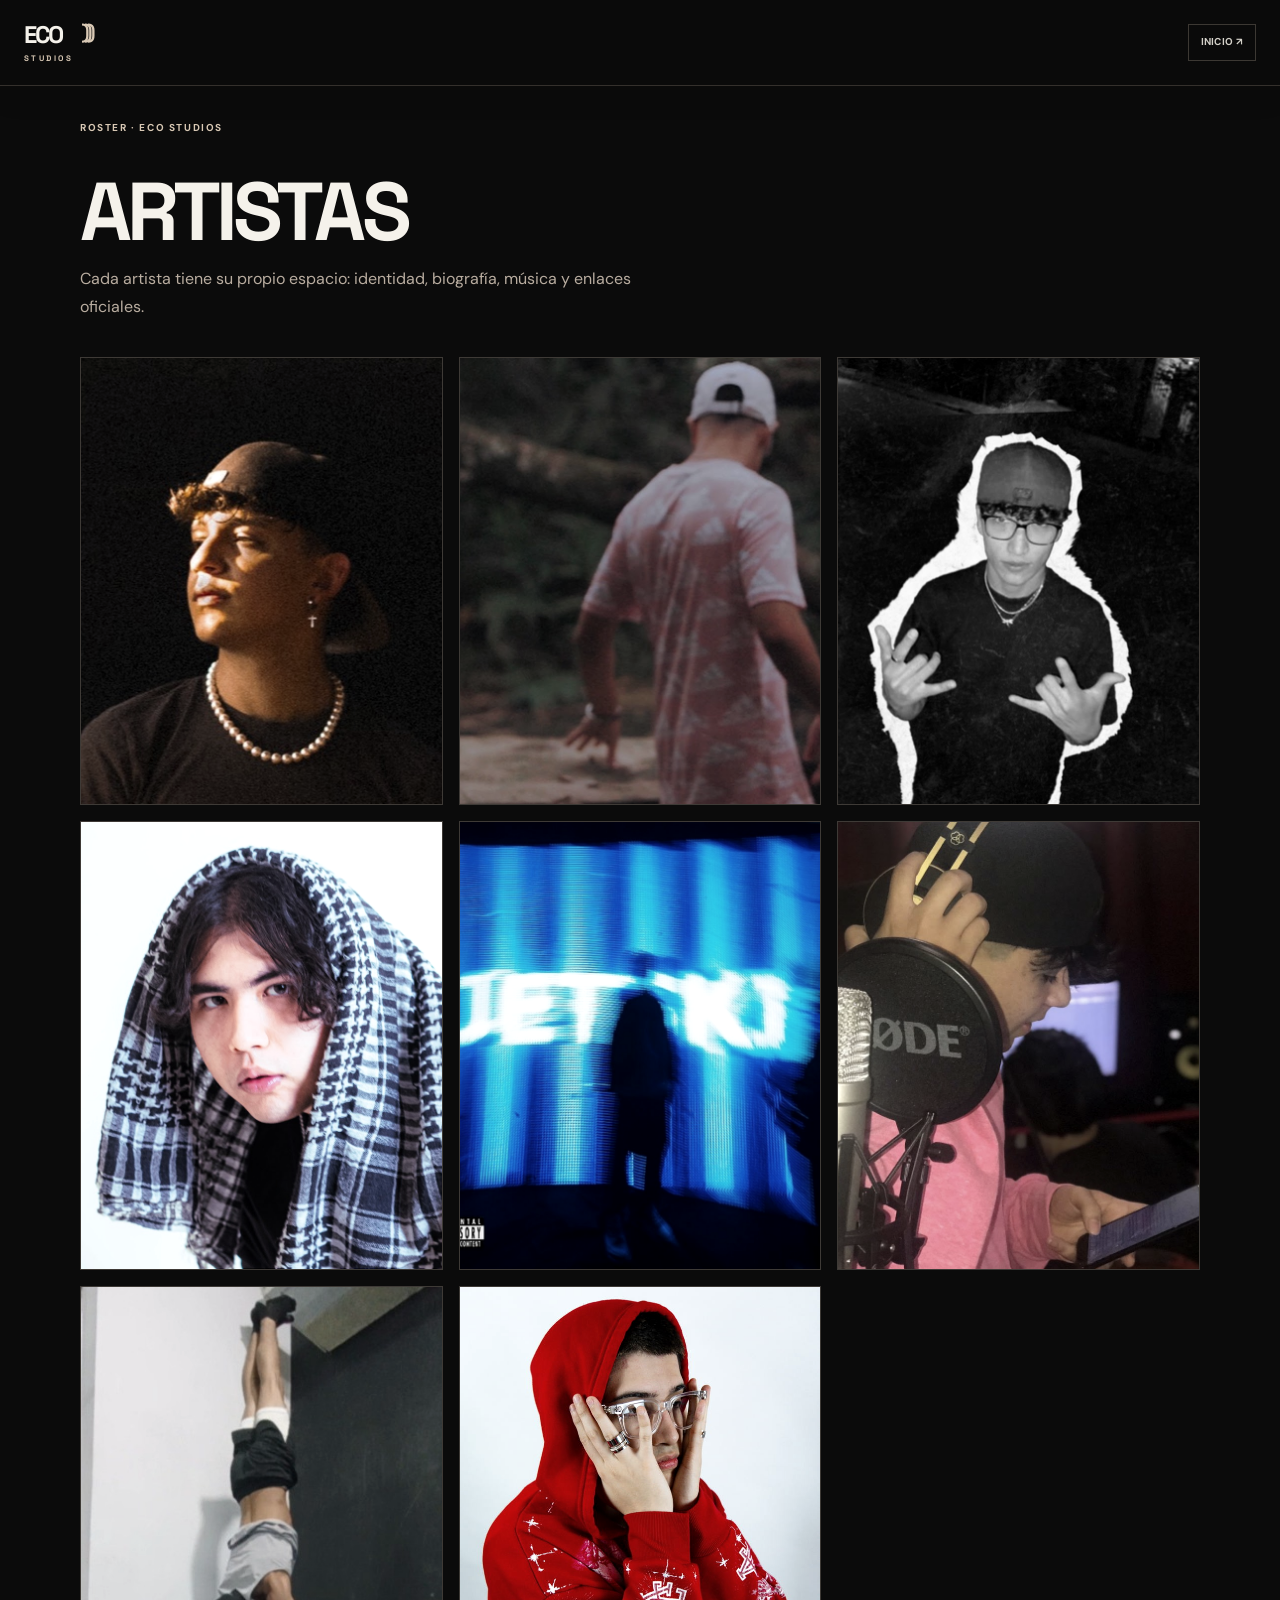
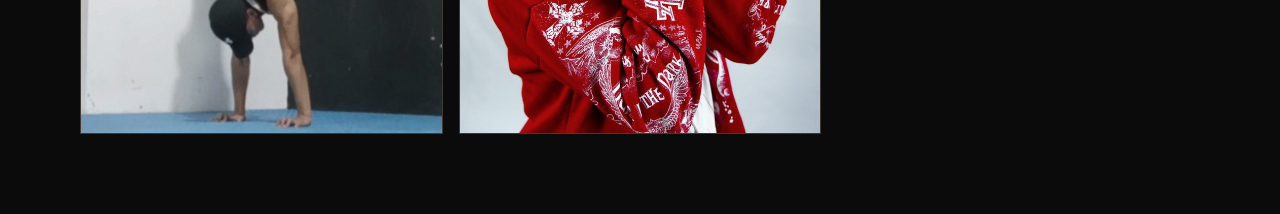
<file: artistas/index.html>
<!doctype html>
<html lang="es"><head><meta charset="utf-8"><meta name="viewport" content="width=device-width,initial-scale=1"><meta name="theme-color" content="#0B0B0B"><title>Artistas — ECO Studios</title><meta name="twitter:card" content="summary_large_image"><meta name="twitter:title" content="Artistas — ECO Studios"><meta name="twitter:description" content="Descubre los artistas de ECO Studios, cada uno con su página de perfil, biografía, música y enlaces oficiales."><meta name="twitter:image" content="https://martingfilippi-dotcom.github.io/eco-studios/youtube-ascarza.jpg"><meta name="twitter:image:alt" content="Artistas — ECO Studios"><link rel="icon" type="image/svg+xml" href="/eco-studios/favicon.svg"><link rel="canonical" href="https://martingfilippi-dotcom.github.io/eco-studios/artistas/"><meta name="description" content="Descubre los artistas de ECO Studios, cada uno con su página de perfil, biografía, música y enlaces oficiales."><meta property="og:type" content="profile"><meta property="og:site_name" content="ECO Studios"><meta property="og:title" content="Artistas — ECO Studios"><meta property="og:description" content="Descubre los artistas de ECO Studios, cada uno con su página de perfil, biografía, música y enlaces oficiales."><meta property="og:url" content="https://martingfilippi-dotcom.github.io/eco-studios/artistas/"><meta property="og:image" content="https://martingfilippi-dotcom.github.io/eco-studios/youtube-ascarza.jpg"><meta property="og:image:alt" content="Artistas — ECO Studios"><link rel="preconnect" href="https://fonts.googleapis.com"><link rel="preconnect" href="https://fonts.gstatic.com" crossorigin><link href="https://fonts.googleapis.com/css2?family=DM+Sans:wght@400;500;600;700&family=Space+Grotesk:wght@400;500;600;700&display=swap" rel="stylesheet"><link rel="stylesheet" href="../styles.css?v=20261026-contact-icons-v10"><style>.artist-directory{width:min(100% - 32px,1120px);margin:auto;padding:34px 0 80px;color:var(--text,#f5f3ed)}.artist-directory h1{font:700 clamp(42px,8vw,82px)/1 'Space Grotesk',sans-serif;letter-spacing:-.06em;margin:34px 0 12px}.artist-directory>p{color:var(--muted,#aaa);max-width:580px;line-height:1.8}.directory-grid{display:grid;grid-template-columns:repeat(3,minmax(0,1fr));gap:16px;margin-top:35px}.directory-card{display:block;min-width:0;color:inherit;text-decoration:none;border:1px solid var(--line,rgba(255,255,255,.15));border-radius:10px;overflow:hidden;background:var(--panel,#191917);transition:transform .2s,border-color .2s}.directory-card:hover{transform:translateY(-3px);border-color:var(--orange,#ff6a2b)}.directory-card img,.directory-placeholder{display:block;width:100%;aspect-ratio:4/3;object-fit:cover;background:#20201d}.directory-card .copy{padding:17px}.directory-card small{color:var(--orange,#ff6a2b);font-size:10px;letter-spacing:.14em}.directory-card h2{font:700 22px 'Space Grotesk',sans-serif;margin:8px 0}.directory-card p{color:var(--muted,#aaa);font-size:12px;line-height:1.65;display:-webkit-box;-webkit-line-clamp:3;-webkit-box-orient:vertical;overflow:hidden}.directory-card .arrow{float:right;color:var(--orange,#ff6a2b)}@media(max-width:700px){.directory-grid{grid-template-columns:repeat(2,minmax(0,1fr));gap:10px}.directory-card .copy{padding:12px}.directory-card h2{font-size:17px}}@media(max-width:420px){.directory-grid{grid-template-columns:1fr}}.directory-card .arrow{display:grid;place-items:center;float:right;width:30px;height:30px;border:1px solid var(--line);border-radius:50%;background:rgba(11,11,11,.72);color:var(--eco-sand,#D9C9B5)}.directory-card .arrow svg{display:block;width:17px;height:17px}\n</style></head><body><header class="site-header"><a class="brand" href="../" aria-label="ECO Studios inicio"><span class="brand-mark">E</span><span class="brand-words">ECO<span>STUDIOS</span></span></a><a class="back-to-communities" href="../#artistas">INICIO ↗</a></header><main class="artist-directory"><div class="eyebrow">ROSTER · ECO STUDIOS</div><h1>ARTISTAS</h1><p>Cada artista tiene su propio espacio: identidad, biografía, música y enlaces oficiales.</p><div class="directory-grid"><a class="directory-card" href="ascarza/"><img src="https://martingfilippi-dotcom.github.io/eco-studios/youtube-ascarza.jpg" alt="ASCARZA" loading="lazy"><div class="copy"><small>ARTISTA</small><span class="arrow" aria-hidden="true"><svg viewBox="0 0 24 24" fill="none" focusable="false"><path d="M7 17 17 7M8 7h9v9" stroke="currentColor" stroke-width="1.7" stroke-linecap="round" stroke-linejoin="round"/></svg></span><h2>ASCARZA</h2><p>Fundador de ECO Studios, productor y artista urbano. Según la historia del equipo, la idea del nombre ECO apareció en un sueño; hoy el proyecto conecta distintas voces bajo una identidad compartida.</p></div></a><a class="directory-card" href="lilmartincho/"><img src="https://martingfilippi-dotcom.github.io/eco-studios/youtube-lilmartincho.jpg" alt="LILMARTINCHO" loading="lazy"><div class="copy"><small>ARTISTA</small><span class="arrow" aria-hidden="true"><svg viewBox="0 0 24 24" fill="none" focusable="false"><path d="M7 17 17 7M8 7h9v9" stroke="currentColor" stroke-width="1.7" stroke-linecap="round" stroke-linejoin="round"/></svg></span><h2>LILMARTINCHO</h2><p>Martin Raphael Gonzalez Filippi mejor conocido como Lilmartincho, freestyler, cantautor y elprimer artista paraguayo con raíces muy marcadas en el perreo de la mata boricua, el papá del bellakeo como le dicen muchos, sencillos como Fino y Fernet, Localizarte y Nubes negras resaltan su versatilidad musical a la hora de componer</p></div></a><a class="directory-card" href="fedou/"><img src="https://martingfilippi-dotcom.github.io/eco-studios/youtube-fedou.jpg" alt="FEDOU" loading="lazy"><div class="copy"><small>ARTISTA</small><span class="arrow" aria-hidden="true"><svg viewBox="0 0 24 24" fill="none" focusable="false"><path d="M7 17 17 7M8 7h9v9" stroke="currentColor" stroke-width="1.7" stroke-linecap="round" stroke-linejoin="round"/></svg></span><h2>FEDOU</h2><p>Artista que cruza rock y trap, y creador audiovisual. También trabaja con edición de audio, fotografía y vídeo, aportando una mirada musical y visual a los proyectos.</p></div></a><a class="directory-card" href="stri/"><img src="https://martingfilippi-dotcom.github.io/eco-studios/youtube-stri.jpg" alt="STRI" loading="lazy"><div class="copy"><small>ARTISTA</small><span class="arrow" aria-hidden="true"><svg viewBox="0 0 24 24" fill="none" focusable="false"><path d="M7 17 17 7M8 7h9v9" stroke="currentColor" stroke-width="1.7" stroke-linecap="round" stroke-linejoin="round"/></svg></span><h2>STRI</h2><p>Artista de ECO con un sonido plug. Su canal de YouTube reúne sus lanzamientos y material audiovisual; estamos ampliando esta ficha con más información de su trayectoria.</p></div></a><a class="directory-card" href="giobata/"><img src="https://martingfilippi-dotcom.github.io/eco-studios/youtube-giobata.jpg" alt="GIOBATA" loading="lazy"><div class="copy"><small>ARTISTA</small><span class="arrow" aria-hidden="true"><svg viewBox="0 0 24 24" fill="none" focusable="false"><path d="M7 17 17 7M8 7h9v9" stroke="currentColor" stroke-width="1.7" stroke-linecap="round" stroke-linejoin="round"/></svg></span><h2>GIOBATA</h2><p>Artista de ECO con canal propio en YouTube. Su ficha irá creciendo con sus lanzamientos, colaboraciones y novedades audiovisuales.</p></div></a><a class="directory-card" href="ghb/"><img src="https://martingfilippi-dotcom.github.io/eco-studios/youtube-ghb.jpg" alt="GHB" loading="lazy"><div class="copy"><small>ARTISTA</small><span class="arrow" aria-hidden="true"><svg viewBox="0 0 24 24" fill="none" focusable="false"><path d="M7 17 17 7M8 7h9v9" stroke="currentColor" stroke-width="1.7" stroke-linecap="round" stroke-linejoin="round"/></svg></span><h2>GHB</h2><p>GHB forma parte de la escena de ECO y aparece en las sesiones en vivo del colectivo, entre ellas “Martini (Live)” y “No Les Da (Live)”. Su canal reúne su presencia artística y es el punto de partida para descubrir sus publicaciones y evolución musical.</p></div></a><a class="directory-card" href="lk/"><div class="directory-placeholder" id="lk-directory-portrait" aria-label="Miniatura de SoundCloud de LK">LK · SOUNDCLOUD</div><div class="copy"><small>ARTISTA</small><span class="arrow" aria-hidden="true"><svg viewBox="0 0 24 24" fill="none" focusable="false"><path d="M7 17 17 7M8 7h9v9" stroke="currentColor" stroke-width="1.7" stroke-linecap="round" stroke-linejoin="round"/></svg></span><h2>LK</h2><p>Luis Fernando Nuñez Keim desde pequeño siempre una persona caracterizada por su disciplina y constancia en lo que le gusta, tuvo una carrera en la calistenia antes de incursionar en la música, siempre con esa esencia de trap og y letras que marcan el sentimiento en cada canción que lo hace único</p></div></a><a class="directory-card" href="colki/"><img src="../assets/colki.jpg" alt="COLKI" loading="eager" fetchpriority="high" onerror="this.onerror=null;this.src='https://d2ol7oe51mr4n9.cloudfront.net/user_3K6TUIpdwDjoRVmxX2NnzXnds1k/91bf43f8-b98d-4851-973a-7110ecec22c7.jpg'"><div class="copy"><small>ARTISTA</small><span class="arrow" aria-hidden="true"><svg viewBox="0 0 24 24" fill="none" focusable="false"><path d="M7 17 17 7M8 7h9v9" stroke="currentColor" stroke-width="1.7" stroke-linecap="round" stroke-linejoin="round"/></svg></span><h2>COLKI</h2><p>COLKI es un artista paraguayo que transforma la ambición en sonido y las emociones en identidad. A través de versos que hablan de superación, hambre de crecimiento, amor, nostalgia y familia, busca conectar con lo que cada persona vive, siente y sueña. Su música nace de la dualidad entre querer llegar más lejos y no olvidar aquello que lo hace humano.</p></div></a></div></main><script src="../scripts/artist-directory-sync.js?v=20261026-contact-icons-v10" defer></script><script src="../site-config.js?v=20261026-contact-icons-v10" defer></script>
</body></html>
</file>
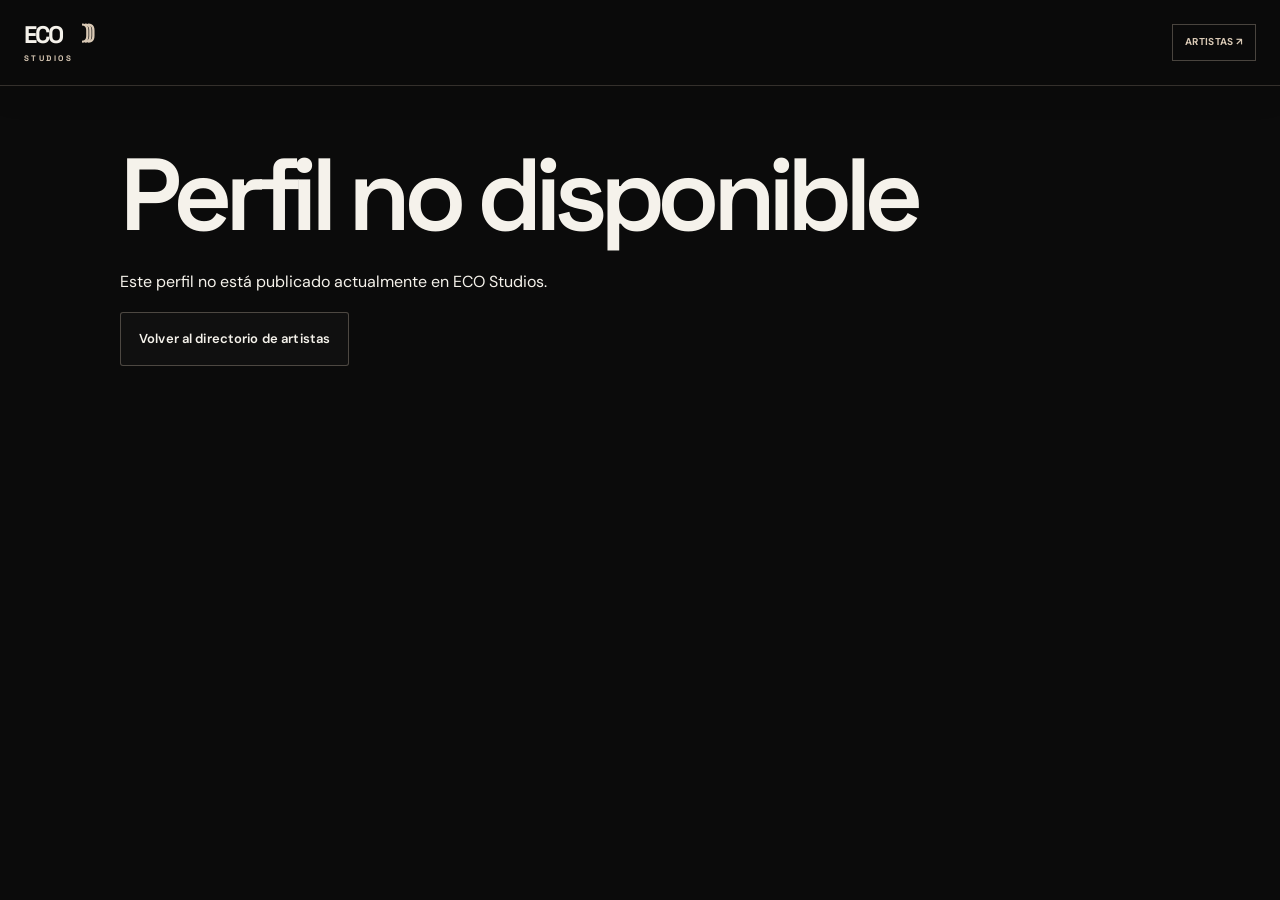
<file: artistas/ascarza/index.html>
<!doctype html>
<html lang="es"><head><meta charset="utf-8"><meta name="viewport" content="width=device-width,initial-scale=1"><meta name="theme-color" content="#0B0B0B"><title>ASCARZA — ECO Studios</title><meta name="twitter:card" content="summary_large_image"><meta name="twitter:title" content="ASCARZA — ECO Studios"><meta name="twitter:description" content="ASCARZA — ECO Studios. Perfil de artista de ECO Studios: biografía, música y enlaces oficiales."><meta name="twitter:image" content="https://martingfilippi-dotcom.github.io/eco-studios/youtube-ascarza.jpg"><meta name="twitter:image:alt" content="ASCARZA — ECO Studios"><link rel="icon" type="image/svg+xml" href="/eco-studios/favicon.svg"><link rel="canonical" href="https://martingfilippi-dotcom.github.io/eco-studios/artistas/ascarza/"><meta name="description" content="ASCARZA — ECO Studios. Perfil de artista de ECO Studios: biografía, música y enlaces oficiales."><meta property="og:type" content="profile"><meta property="og:site_name" content="ECO Studios"><meta property="og:title" content="ASCARZA — ECO Studios"><meta property="og:description" content="ASCARZA — ECO Studios. Perfil de artista de ECO Studios: biografía, música y enlaces oficiales."><meta property="og:url" content="https://martingfilippi-dotcom.github.io/eco-studios/artistas/ascarza/"><meta property="og:image" content="https://martingfilippi-dotcom.github.io/eco-studios/youtube-ascarza.jpg"><meta property="og:image:alt" content="ASCARZA — ECO Studios"><link rel="preconnect" href="https://fonts.googleapis.com"><link rel="preconnect" href="https://fonts.gstatic.com" crossorigin><link href="https://fonts.googleapis.com/css2?family=DM+Sans:wght@400;500;600;700&family=Space+Grotesk:wght@400;500;600;700&display=swap" rel="stylesheet"><link rel="stylesheet" href="../../styles.css?v=20261026-contact-icons-v10"><style>
.artist-page{min-height:100vh;background:var(--bg,#10100f);color:var(--text,#f5f3ed)}.artist-shell{width:min(100% - 40px,1080px);margin:auto;padding:30px 0 90px}.crumbs{display:flex;align-items:center;gap:10px;color:var(--muted,#aaa);font-size:11px;letter-spacing:.12em;text-transform:uppercase}.crumbs a,.back-link{color:var(--text,#f5f3ed);text-decoration:none}.hero{display:grid;grid-template-columns:minmax(0,1fr) minmax(240px,38%);gap:clamp(24px,5vw,70px);align-items:center;padding:clamp(35px,7vw,90px) 0 50px;border-bottom:1px solid var(--line,rgba(255,255,255,.15))}.eyebrow{color:var(--orange,#ff6a2b);font-size:11px;font-weight:700;letter-spacing:.2em;text-transform:uppercase}.hero h1{font:700 clamp(42px,8vw,94px)/.98 'Space Grotesk',sans-serif;letter-spacing:-.06em;margin:16px 0 24px}.bio{max-width:640px;color:var(--muted,#aaa);font-size:clamp(15px,1.7vw,19px);line-height:1.9}.portrait{width:100%;aspect-ratio:4/5;object-fit:cover;border-radius:8px;background:var(--panel,#191917);border:1px solid var(--line,rgba(255,255,255,.14))}.socials{display:flex;flex-wrap:wrap;gap:10px;margin-top:28px}.social,.player-actions a,.player-actions button{display:inline-flex;align-items:center;justify-content:center;min-height:42px;padding:11px 15px;border:1px solid var(--line,rgba(255,255,255,.2));border-radius:999px;color:var(--text,#f5f3ed);text-decoration:none;background:transparent;font:600 11px 'DM Sans',sans-serif;cursor:pointer}.player{margin-top:36px;padding:clamp(18px,3vw,30px);border:1px solid var(--line,rgba(255,255,255,.17));border-radius:12px;background:var(--panel,#191917)}.player p{color:var(--muted,#aaa);font-size:14px}.player iframe{display:block;width:100%;aspect-ratio:16/9;min-height:220px;border:0;border-radius:8px;background:#080808}.player-actions{display:flex;justify-content:space-between;align-items:center;gap:12px;flex-wrap:wrap;margin-top:14px}.foot{display:flex;justify-content:space-between;gap:18px;flex-wrap:wrap;border-top:1px solid var(--line,rgba(255,255,255,.15));margin-top:55px;padding-top:22px;color:var(--muted,#aaa);font-size:11px}.foot a{color:var(--text,#f5f3ed);text-decoration:none}@media(max-width:680px){.artist-shell{width:min(100% - 32px,1080px)}.hero{grid-template-columns:1fr;padding-top:38px}.portrait{grid-row:1;max-width:260px;aspect-ratio:1;}.hero h1{font-size:clamp(42px,14vw,72px)}.player iframe{min-height:190px}}
</style><style id="eco-social-platform-refresh">
.socials{display:flex;flex-wrap:wrap;gap:10px;margin-top:28px}
.social{min-height:54px;padding:13px 18px;display:inline-flex;align-items:center;justify-content:center;gap:12px;border:1px solid rgba(217,201,181,.27);border-radius:3px;background:rgba(245,242,235,.025);color:var(--text,#f5f2eb);text-decoration:none;font:600 13px "DM Sans",sans-serif;letter-spacing:.01em;transition:transform .2s ease,border-color .2s ease,background .2s ease}
.social:hover,.social:focus-visible{transform:translateY(-2px);border-color:var(--orange,#ff6a00);background:rgba(255,106,0,.07);outline:none}
.social .platform-icon{display:block;width:22px;height:22px;flex:0 0 auto}
.social-youtube .platform-icon{color:#ff4545}
.social-spotify .platform-icon{color:#1ed760}
.social-apple .platform-icon{color:#f5f2eb}
.social-instagram .platform-icon{color:#ff77ad}
.social-soundcloud .platform-icon{color:#ff6a00}
@media(max-width:680px){.socials{gap:9px}.social{min-height:49px;padding:11px 13px;gap:9px;font-size:12px}.social .platform-icon{width:20px;height:20px}}
</style></head><body class="artist-page"><header class="site-header"><a class="brand" href="../../" aria-label="ECO Studios inicio"><span class="brand-mark">E</span><span class="brand-words">ECO<span>STUDIOS</span></span></a><a class="back-to-communities" href="../">ARTISTAS ↗</a></header><main class="artist-shell"><div class="crumbs"><a href="../../">ECO STUDIOS</a><span>/</span><a href="../">ARTISTAS</a><span>/</span><span>ASCARZA</span></div><section class="hero"><div><div class="eyebrow">ARTISTA · ECO STUDIOS</div><h1>ASCARZA</h1><p class="bio">Fundador de ECO Studios, productor y artista urbano. Según la historia del equipo, la idea del nombre ECO apareció en un sueño; hoy el proyecto conecta distintas voces bajo una identidad compartida.</p><div class="socials"><a class="social social-youtube" href="https://www.youtube.com/@ascarza" target="_blank" rel="noopener noreferrer"><svg class="platform-icon platform-youtube" viewBox="0 0 24 24" aria-hidden="true" focusable="false"><path fill="currentColor" d="M23.5 6.2a3.1 3.1 0 0 0-2.2-2.2C19.4 3.5 12 3.5 12 3.5s-7.4 0-9.3.5A3.1 3.1 0 0 0 .5 6.2 32.7 32.7 0 0 0 0 12a32.7 32.7 0 0 0 .5 5.8 3.1 3.1 0 0 0 2.2 2.2c1.9.5 9.3.5 9.3.5s7.4 0 9.3-.5a3.1 3.1 0 0 0 2.2-2.2A32.7 32.7 0 0 0 24 12a32.7 32.7 0 0 0-.5-5.8Z"/><path fill="#0b0b0b" d="m9.6 15.5 6.3-3.5-6.3-3.5v7Z"/></svg><span>YouTube</span></a>
<a class="social social-spotify" href="https://open.spotify.com/artist/39xCvfluyWqf8ZHVhz9uQw" target="_blank" rel="noopener noreferrer"><svg class="platform-icon platform-spotify" viewBox="0 0 24 24" aria-hidden="true" focusable="false"><circle cx="12" cy="12" r="11" fill="currentColor"/><path d="M5.3 8.8c4.5-1.2 9.7-.7 13.5 1.7M6.2 12.2c3.8-1 8-.5 11.3 1.4m-10.2 2c3-.7 6-.3 8.5 1.1" fill="none" stroke="#0b0b0b" stroke-width="1.65" stroke-linecap="round"/></svg><span>Spotify</span></a>
<a class="social social-apple" href="https://music.apple.com/us/artist/ascarza/1640923113" target="_blank" rel="noopener noreferrer"><svg class="platform-icon platform-apple" viewBox="0 0 24 24" aria-hidden="true" focusable="false"><path fill="currentColor" d="M17.1 20.2c-.9.9-1.9.8-3 .3-1.1-.5-2.1-.5-3.3 0-1.4.6-2.2.4-3.1-.4C2.7 15.7 3.3 8.6 8.7 8.3c1.3.1 2.2.8 3 .8 1.1-.2 2.2-.9 3.4-.8 1.5.1 2.6.7 3.3 1.7-3 1.8-2.3 5.7.5 6.8-.5 1.4-1.2 2.8-1.8 3.4ZM12 8.2c-.1-2.2 1.6-4 3.6-4.1.3 2.5-2.2 4.4-3.6 4.1Z"/></svg><span>Apple Music</span></a></div></div><img class="portrait" src="https://martingfilippi-dotcom.github.io/eco-studios/youtube-ascarza.jpg" alt="ASCARZA" loading="eager"></section><section class="player"><div class="eyebrow">ESCUCHA A ASCARZA</div><p>15 videoclips oficiales · selección aleatoria</p><iframe title="Música de ASCARZA" loading="lazy" allow="accelerometer; autoplay; clipboard-write; encrypted-media; gyroscope; picture-in-picture; web-share" referrerpolicy="strict-origin-when-cross-origin" allowfullscreen src="https://www.youtube-nocookie.com/embed/7t0kNOZvn5g?playsinline=1&rel=0&enablejsapi=1"></iframe><div class="player-actions"><button id="shuffle" type="button">⤨ Tema aleatorio</button><a href="https://www.youtube.com/@ascarza" target="_blank" rel="noopener noreferrer">Abrir canal ↗</a></div></section><footer class="foot"><span>ECO STUDIOS · PARAGUAY</span><a href="../../#artistas">← Volver a todos los artistas</a><a href="../../#contacto">Booking & contacto ↗</a></footer></main><script>(function(){const VIDEOS=["7t0kNOZvn5g","X_zzPek0I5c","o1Mul1LHSEI","kKvUP66oCSI","rmfmiF8nePM","oqCBv8b5xOw","CkEp8NurNNs","d9ED-8DrnGs","k27nNcz8u10","NR8pZJhKr2I","qvi4ad9YD9A","MDCUMOgAZqo","H2n2qGgepKM","jhr7geBl-Gc","dbwH6P0PnnA"];const frame=document.querySelector('.player iframe');const button=document.getElementById('shuffle');if(!frame||!button||!VIDEOS.length)return;let current=-1;function choose(autoplay){let next;if(VIDEOS.length===1){next=0}else{do{next=Math.floor(Math.random()*VIDEOS.length)}while(next===current)}current=next;const params=new URLSearchParams({playsinline:'1',rel:'0',enablejsapi:'1'});if(autoplay)params.set('autoplay','1');frame.src='https://www.youtube-nocookie.com/embed/'+VIDEOS[current]+'?'+params.toString();button.textContent=VIDEOS.length>1?'⤨ Otro videoclip':'↻ Reproducir videoclip'}choose(false);button.addEventListener('click',function(){choose(true)})})();</script><script src="../../scripts/artist-profile-sync.js?v=20261026-contact-icons-v10" defer></script><script src="../../site-config.js?v=20261026-contact-icons-v10" defer></script>
</body></html>
</file>
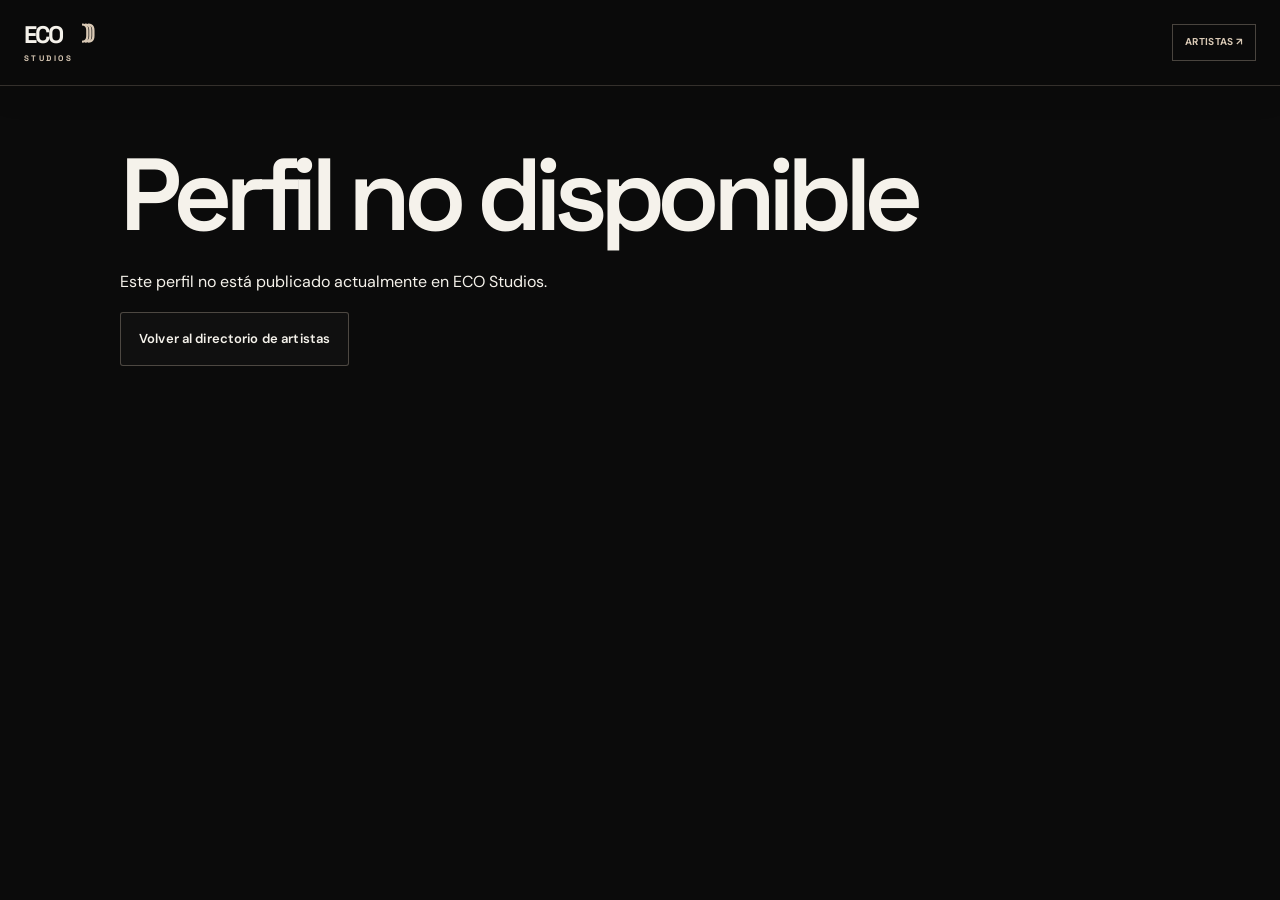
<file: artistas/colki/index.html>
<!doctype html>
<html lang="es"><head><meta charset="utf-8"><meta name="viewport" content="width=device-width,initial-scale=1"><meta name="theme-color" content="#0B0B0B"><title>COLKI — ECO Studios</title><meta name="twitter:card" content="summary_large_image"><meta name="twitter:title" content="COLKI — ECO Studios"><meta name="twitter:description" content="COLKI — ECO Studios. Perfil de artista de ECO Studios: biografía, música y enlaces oficiales."><meta name="twitter:image" content="https://martingfilippi-dotcom.github.io/eco-studios/assets/colki.jpg"><meta name="twitter:image:alt" content="COLKI — ECO Studios"><link rel="icon" type="image/svg+xml" href="/eco-studios/favicon.svg"><link rel="canonical" href="https://martingfilippi-dotcom.github.io/eco-studios/artistas/colki/"><meta name="description" content="COLKI — ECO Studios. Perfil de artista de ECO Studios: biografía, música y enlaces oficiales."><meta property="og:type" content="profile"><meta property="og:site_name" content="ECO Studios"><meta property="og:title" content="COLKI — ECO Studios"><meta property="og:description" content="COLKI — ECO Studios. Perfil de artista de ECO Studios: biografía, música y enlaces oficiales."><meta property="og:url" content="https://martingfilippi-dotcom.github.io/eco-studios/artistas/colki/"><meta property="og:image" content="https://martingfilippi-dotcom.github.io/eco-studios/assets/colki.jpg"><meta property="og:image:alt" content="COLKI — ECO Studios"><link rel="preconnect" href="https://fonts.googleapis.com"><link rel="preconnect" href="https://fonts.gstatic.com" crossorigin><link href="https://fonts.googleapis.com/css2?family=DM+Sans:wght@400;500;600;700&family=Space+Grotesk:wght@400;500;600;700&display=swap" rel="stylesheet"><link rel="stylesheet" href="../../styles.css?v=20261026-contact-icons-v10"><style>
.artist-page{min-height:100vh;background:var(--bg,#10100f);color:var(--text,#f5f3ed)}.artist-shell{width:min(100% - 40px,1080px);margin:auto;padding:30px 0 90px}.crumbs{display:flex;align-items:center;gap:10px;color:var(--muted,#aaa);font-size:11px;letter-spacing:.12em;text-transform:uppercase}.crumbs a,.back-link{color:var(--text,#f5f3ed);text-decoration:none}.hero{display:grid;grid-template-columns:minmax(0,1fr) minmax(240px,38%);gap:clamp(24px,5vw,70px);align-items:center;padding:clamp(35px,7vw,90px) 0 50px;border-bottom:1px solid var(--line,rgba(255,255,255,.15))}.eyebrow{color:var(--orange,#ff6a2b);font-size:11px;font-weight:700;letter-spacing:.2em;text-transform:uppercase}.hero h1{font:700 clamp(42px,8vw,94px)/.98 'Space Grotesk',sans-serif;letter-spacing:-.06em;margin:16px 0 24px}.bio{max-width:640px;color:var(--muted,#aaa);font-size:clamp(15px,1.7vw,19px);line-height:1.9}.portrait{width:100%;aspect-ratio:4/5;object-fit:cover;border-radius:8px;background:var(--panel,#191917);border:1px solid var(--line,rgba(255,255,255,.14))}.socials{display:flex;flex-wrap:wrap;gap:10px;margin-top:28px}.social,.player-actions a,.player-actions button{display:inline-flex;align-items:center;justify-content:center;min-height:42px;padding:11px 15px;border:1px solid var(--line,rgba(255,255,255,.2));border-radius:999px;color:var(--text,#f5f3ed);text-decoration:none;background:transparent;font:600 11px 'DM Sans',sans-serif;cursor:pointer}.player{margin-top:36px;padding:clamp(18px,3vw,30px);border:1px solid var(--line,rgba(255,255,255,.17));border-radius:12px;background:var(--panel,#191917)}.player p{color:var(--muted,#aaa);font-size:14px}.player iframe{display:block;width:100%;aspect-ratio:16/9;min-height:220px;border:0;border-radius:8px;background:#080808}.player-actions{display:flex;justify-content:space-between;align-items:center;gap:12px;flex-wrap:wrap;margin-top:14px}.foot{display:flex;justify-content:space-between;gap:18px;flex-wrap:wrap;border-top:1px solid var(--line,rgba(255,255,255,.15));margin-top:55px;padding-top:22px;color:var(--muted,#aaa);font-size:11px}.foot a{color:var(--text,#f5f3ed);text-decoration:none}@media(max-width:680px){.artist-shell{width:min(100% - 32px,1080px)}.hero{grid-template-columns:1fr;padding-top:38px}.portrait{grid-row:1;max-width:260px;aspect-ratio:1;}.hero h1{font-size:clamp(42px,14vw,72px)}.player iframe{min-height:190px}}
</style><style id="eco-social-platform-refresh">
.socials{display:flex;flex-wrap:wrap;gap:10px;margin-top:28px}
.social{min-height:54px;padding:13px 18px;display:inline-flex;align-items:center;justify-content:center;gap:12px;border:1px solid rgba(217,201,181,.27);border-radius:3px;background:rgba(245,242,235,.025);color:var(--text,#f5f2eb);text-decoration:none;font:600 13px "DM Sans",sans-serif;letter-spacing:.01em;transition:transform .2s ease,border-color .2s ease,background .2s ease}
.social:hover,.social:focus-visible{transform:translateY(-2px);border-color:var(--orange,#ff6a00);background:rgba(255,106,0,.07);outline:none}
.social .platform-icon{display:block;width:22px;height:22px;flex:0 0 auto}
.social-youtube .platform-icon{color:#ff4545}.social-spotify .platform-icon{color:#1ed760}.social-apple .platform-icon{color:#f5f2eb}.social-instagram .platform-icon{color:#ff77ad}.social-soundcloud .platform-icon{color:#ff6a00}
@media(max-width:680px){.socials{gap:9px}.social{min-height:49px;padding:11px 13px;gap:9px;font-size:12px}.social .platform-icon{width:20px;height:20px}}
</style></head><body class="artist-page"><header class="site-header"><a class="brand" href="../../" aria-label="ECO Studios inicio"><span class="brand-mark">E</span><span class="brand-words">ECO<span>STUDIOS</span></span></a><a class="back-to-communities" href="../">ARTISTAS ↗</a></header><main class="artist-shell"><div class="crumbs"><a href="../../">ECO STUDIOS</a><span>/</span><a href="../">ARTISTAS</a><span>/</span><span>COLKI</span></div><section class="hero"><div><div class="eyebrow">ARTISTA · ECO STUDIOS</div><h1>COLKI</h1><p class="bio">COLKI es un artista paraguayo que transforma la ambición en sonido y las emociones en identidad. A través de versos que hablan de superación, hambre de crecimiento, amor, nostalgia y familia, busca conectar con lo que cada persona vive, siente y sueña. Su música nace de la dualidad entre querer llegar más lejos y no olvidar aquello que lo hace humano.</p><div class="socials"><a class="social social-youtube" href="https://youtube.com/@colki642" target="_blank" rel="noopener noreferrer"><svg class="platform-icon platform-youtube" viewBox="0 0 24 24" aria-hidden="true" focusable="false"><path fill="currentColor" d="M23.5 6.2a3.1 3.1 0 0 0-2.2-2.2C19.4 3.5 12 3.5 12 3.5s-7.4 0-9.3.5A3.1 3.1 0 0 0 .5 6.2 32.7 32.7 0 0 0 0 12a32.7 32.7 0 0 0 .5 5.8 3.1 3.1 0 0 0 2.2 2.2c1.9.5 9.3.5 9.3.5s7.4 0 9.3-.5a3.1 3.1 0 0 0 2.2-2.2A32.7 32.7 0 0 0 24 12a32.7 32.7 0 0 0-.5-5.8Z"/><path fill="#0b0b0b" d="m9.6 15.5 6.3-3.5-6.3-3.5v7Z"/></svg><span>YouTube</span></a>
<a class="social social-spotify" href="https://l.instagram.com/?u=https%3A%2F%2Fopen.spotify.com%2Fartist%2F4CJE9CkbdigT7y4cGSFS9Z%3Fsi%3D8NaQeHyWS6W-GxPGCQhJIA%26utm_source%3Dcopy-link&amp;e=AUBKhgM5_2vvHL3wzLMGCrsO71eKkWdefKSN4MKLJJyjSU1pxFNPoTa33g7TOgEbqZJgC3SGjSC5O2xHJarOgpH8BvWdILT02hh9UWN_F-s5c9QTXqFPz-c333xo5qLdWVCJV6zwGNYS" target="_blank" rel="noopener noreferrer"><svg class="platform-icon platform-spotify" viewBox="0 0 24 24" aria-hidden="true" focusable="false"><circle cx="12" cy="12" r="11" fill="currentColor"/><path d="M5.3 8.8c4.5-1.2 9.7-.7 13.5 1.7M6.2 12.2c3.8-1 8-.5 11.3 1.4m-10.2 2c3-.7 6-.3 8.5 1.1" fill="none" stroke="#0b0b0b" stroke-width="1.65" stroke-linecap="round"/></svg><span>Spotify</span></a>
<a class="social social-apple" href="https://music.apple.com/us/artist/colki/1664963478" target="_blank" rel="noopener noreferrer"><svg class="platform-icon platform-apple" viewBox="0 0 24 24" aria-hidden="true" focusable="false"><path fill="currentColor" d="M17.1 20.2c-.9.9-1.9.8-3 .3-1.1-.5-2.1-.5-3.3 0-1.4.6-2.2.4-3.1-.4C2.7 15.7 3.3 8.6 8.7 8.3c1.3.1 2.2.8 3 .8 1.1-.2 2.2-.9 3.4-.8 1.5.1 2.6.7 3.3 1.7-3 1.8-2.3 5.7.5 6.8-.5 1.4-1.2 2.8-1.8 3.4ZM12 8.2c-.1-2.2 1.6-4 3.6-4.1.3 2.5-2.2 4.4-3.6 4.1Z"/></svg><span>Apple Music</span></a></div></div><img class="portrait" src="../../assets/colki.jpg" alt="COLKI" loading="eager" fetchpriority="high" onerror="this.onerror=null;this.src='https://d2ol7oe51mr4n9.cloudfront.net/user_3K6TUIpdwDjoRVmxX2NnzXnds1k/91bf43f8-b98d-4851-973a-7110ecec22c7.jpg'"></section><section class="player"><div class="eyebrow">ESCUCHA A COLKI</div><p>1 videoclip oficial · selección aleatoria</p><iframe title="Música de COLKI" loading="lazy" allow="accelerometer; autoplay; clipboard-write; encrypted-media; gyroscope; picture-in-picture; web-share" referrerpolicy="strict-origin-when-cross-origin" allowfullscreen src="https://www.youtube-nocookie.com/embed/-5kBBVS7RdI?playsinline=1&rel=0&enablejsapi=1"></iframe><div class="player-actions"><button id="shuffle" type="button">⤨ Tema aleatorio</button><a href="https://youtube.com/@colki642" target="_blank" rel="noopener noreferrer">Abrir canal ↗</a></div></section><footer class="foot"><span>ECO STUDIOS · PARAGUAY</span><a href="../../#artistas">← Volver a todos los artistas</a><a href="../../#contacto">Booking & contacto ↗</a></footer></main><script>(function(){const VIDEOS=["-5kBBVS7RdI"];const frame=document.querySelector('.player iframe');const button=document.getElementById('shuffle');if(!frame||!button||!VIDEOS.length)return;let current=-1;function choose(autoplay){let next;if(VIDEOS.length===1){next=0}else{do{next=Math.floor(Math.random()*VIDEOS.length)}while(next===current)}current=next;const params=new URLSearchParams({playsinline:'1',rel:'0',enablejsapi:'1'});if(autoplay)params.set('autoplay','1');frame.src='https://www.youtube-nocookie.com/embed/'+VIDEOS[current]+'?'+params.toString();button.textContent=VIDEOS.length>1?'⤨ Otro videoclip':'↻ Reproducir videoclip'}choose(false);button.addEventListener('click',function(){choose(true)})})();</script><script src="../../scripts/artist-profile-sync.js?v=20261026-contact-icons-v10" defer></script><script src="../../site-config.js?v=20261026-contact-icons-v10" defer></script>
</body></html>
</file>
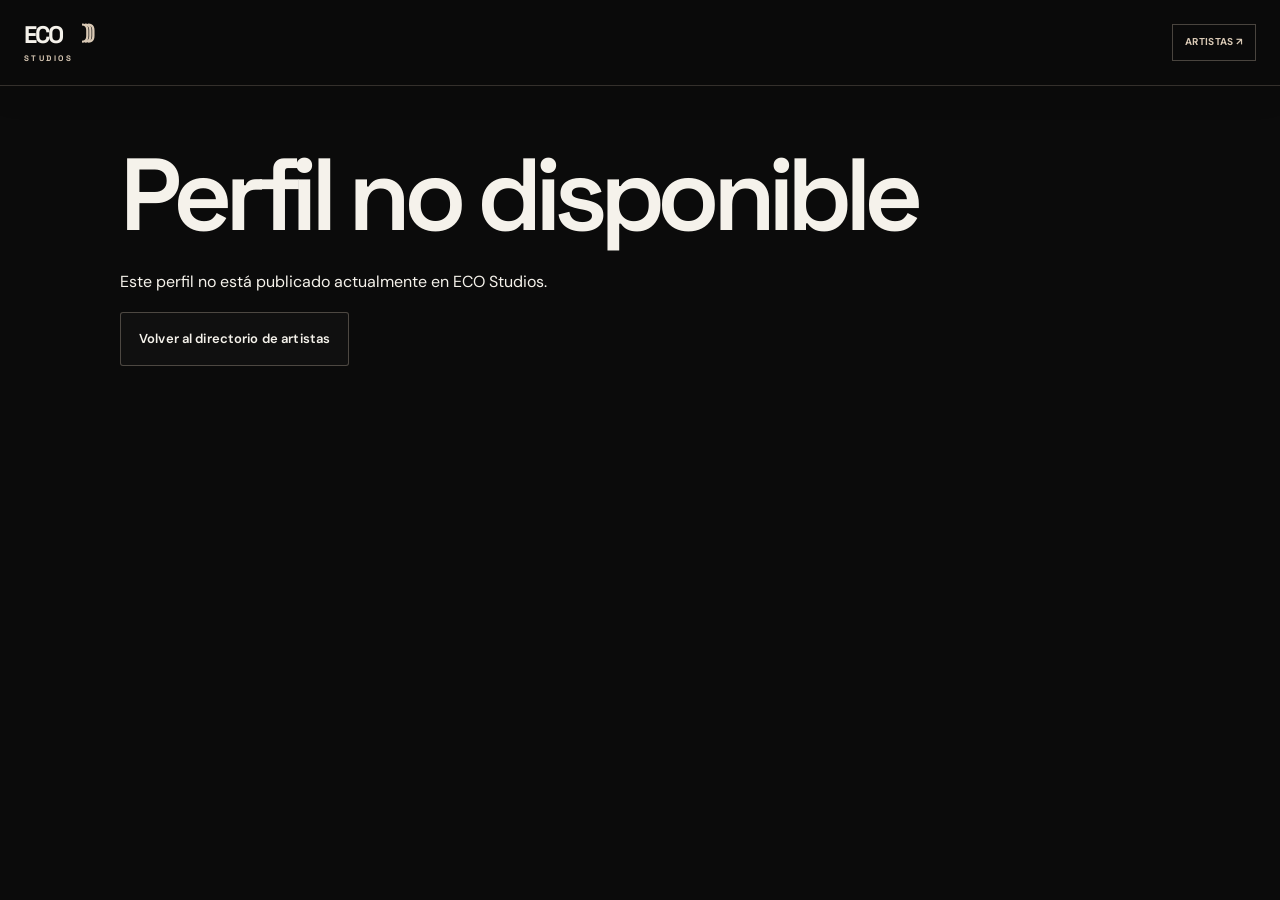
<file: artistas/fedou/index.html>
<!doctype html>
<html lang="es"><head><meta charset="utf-8"><meta name="viewport" content="width=device-width,initial-scale=1"><meta name="theme-color" content="#0B0B0B"><title>FEDOU — ECO Studios</title><meta name="twitter:card" content="summary_large_image"><meta name="twitter:title" content="FEDOU — ECO Studios"><meta name="twitter:description" content="FEDOU — ECO Studios. Perfil de artista de ECO Studios: biografía, música y enlaces oficiales."><meta name="twitter:image" content="https://martingfilippi-dotcom.github.io/eco-studios/youtube-fedou.jpg"><meta name="twitter:image:alt" content="FEDOU — ECO Studios"><link rel="icon" type="image/svg+xml" href="/eco-studios/favicon.svg"><link rel="canonical" href="https://martingfilippi-dotcom.github.io/eco-studios/artistas/fedou/"><meta name="description" content="FEDOU — ECO Studios. Perfil de artista de ECO Studios: biografía, música y enlaces oficiales."><meta property="og:type" content="profile"><meta property="og:site_name" content="ECO Studios"><meta property="og:title" content="FEDOU — ECO Studios"><meta property="og:description" content="FEDOU — ECO Studios. Perfil de artista de ECO Studios: biografía, música y enlaces oficiales."><meta property="og:url" content="https://martingfilippi-dotcom.github.io/eco-studios/artistas/fedou/"><meta property="og:image" content="https://martingfilippi-dotcom.github.io/eco-studios/youtube-fedou.jpg"><meta property="og:image:alt" content="FEDOU — ECO Studios"><link rel="preconnect" href="https://fonts.googleapis.com"><link rel="preconnect" href="https://fonts.gstatic.com" crossorigin><link href="https://fonts.googleapis.com/css2?family=DM+Sans:wght@400;500;600;700&family=Space+Grotesk:wght@400;500;600;700&display=swap" rel="stylesheet"><link rel="stylesheet" href="../../styles.css?v=20261026-contact-icons-v10"><style>
.artist-page{min-height:100vh;background:var(--bg,#10100f);color:var(--text,#f5f3ed)}.artist-shell{width:min(100% - 40px,1080px);margin:auto;padding:30px 0 90px}.crumbs{display:flex;align-items:center;gap:10px;color:var(--muted,#aaa);font-size:11px;letter-spacing:.12em;text-transform:uppercase}.crumbs a,.back-link{color:var(--text,#f5f3ed);text-decoration:none}.hero{display:grid;grid-template-columns:minmax(0,1fr) minmax(240px,38%);gap:clamp(24px,5vw,70px);align-items:center;padding:clamp(35px,7vw,90px) 0 50px;border-bottom:1px solid var(--line,rgba(255,255,255,.15))}.eyebrow{color:var(--orange,#ff6a2b);font-size:11px;font-weight:700;letter-spacing:.2em;text-transform:uppercase}.hero h1{font:700 clamp(42px,8vw,94px)/.98 'Space Grotesk',sans-serif;letter-spacing:-.06em;margin:16px 0 24px}.bio{max-width:640px;color:var(--muted,#aaa);font-size:clamp(15px,1.7vw,19px);line-height:1.9}.portrait{width:100%;aspect-ratio:4/5;object-fit:cover;border-radius:8px;background:var(--panel,#191917);border:1px solid var(--line,rgba(255,255,255,.14))}.socials{display:flex;flex-wrap:wrap;gap:10px;margin-top:28px}.social,.player-actions a,.player-actions button{display:inline-flex;align-items:center;justify-content:center;min-height:42px;padding:11px 15px;border:1px solid var(--line,rgba(255,255,255,.2));border-radius:999px;color:var(--text,#f5f3ed);text-decoration:none;background:transparent;font:600 11px 'DM Sans',sans-serif;cursor:pointer}.player{margin-top:36px;padding:clamp(18px,3vw,30px);border:1px solid var(--line,rgba(255,255,255,.17));border-radius:12px;background:var(--panel,#191917)}.player p{color:var(--muted,#aaa);font-size:14px}.player iframe{display:block;width:100%;aspect-ratio:16/9;min-height:220px;border:0;border-radius:8px;background:#080808}.player-actions{display:flex;justify-content:space-between;align-items:center;gap:12px;flex-wrap:wrap;margin-top:14px}.foot{display:flex;justify-content:space-between;gap:18px;flex-wrap:wrap;border-top:1px solid var(--line,rgba(255,255,255,.15));margin-top:55px;padding-top:22px;color:var(--muted,#aaa);font-size:11px}.foot a{color:var(--text,#f5f3ed);text-decoration:none}@media(max-width:680px){.artist-shell{width:min(100% - 32px,1080px)}.hero{grid-template-columns:1fr;padding-top:38px}.portrait{grid-row:1;max-width:260px;aspect-ratio:1;}.hero h1{font-size:clamp(42px,14vw,72px)}.player iframe{min-height:190px}}
</style><style id="eco-social-platform-refresh">
.socials{display:flex;flex-wrap:wrap;gap:10px;margin-top:28px}
.social{min-height:54px;padding:13px 18px;display:inline-flex;align-items:center;justify-content:center;gap:12px;border:1px solid rgba(217,201,181,.27);border-radius:3px;background:rgba(245,242,235,.025);color:var(--text,#f5f2eb);text-decoration:none;font:600 13px "DM Sans",sans-serif;letter-spacing:.01em;transition:transform .2s ease,border-color .2s ease,background .2s ease}
.social:hover,.social:focus-visible{transform:translateY(-2px);border-color:var(--orange,#ff6a00);background:rgba(255,106,0,.07);outline:none}
.social .platform-icon{display:block;width:22px;height:22px;flex:0 0 auto}
.social-youtube .platform-icon{color:#ff4545}
.social-spotify .platform-icon{color:#1ed760}
.social-apple .platform-icon{color:#f5f2eb}
.social-instagram .platform-icon{color:#ff77ad}
.social-soundcloud .platform-icon{color:#ff6a00}
@media(max-width:680px){.socials{gap:9px}.social{min-height:49px;padding:11px 13px;gap:9px;font-size:12px}.social .platform-icon{width:20px;height:20px}}
</style></head><body class="artist-page"><header class="site-header"><a class="brand" href="../../" aria-label="ECO Studios inicio"><span class="brand-mark">E</span><span class="brand-words">ECO<span>STUDIOS</span></span></a><a class="back-to-communities" href="../">ARTISTAS ↗</a></header><main class="artist-shell"><div class="crumbs"><a href="../../">ECO STUDIOS</a><span>/</span><a href="../">ARTISTAS</a><span>/</span><span>FEDOU</span></div><section class="hero"><div><div class="eyebrow">ARTISTA · ECO STUDIOS</div><h1>FEDOU</h1><p class="bio">Artista que cruza rock y trap, y creador audiovisual. También trabaja con edición de audio, fotografía y vídeo, aportando una mirada musical y visual a los proyectos.</p><div class="socials"><a class="social social-youtube" href="https://www.youtube.com/@fedou_" target="_blank" rel="noopener noreferrer"><svg class="platform-icon platform-youtube" viewBox="0 0 24 24" aria-hidden="true" focusable="false"><path fill="currentColor" d="M23.5 6.2a3.1 3.1 0 0 0-2.2-2.2C19.4 3.5 12 3.5 12 3.5s-7.4 0-9.3.5A3.1 3.1 0 0 0 .5 6.2 32.7 32.7 0 0 0 0 12a32.7 32.7 0 0 0 .5 5.8 3.1 3.1 0 0 0 2.2 2.2c1.9.5 9.3.5 9.3.5s7.4 0 9.3-.5a3.1 3.1 0 0 0 2.2-2.2A32.7 32.7 0 0 0 24 12a32.7 32.7 0 0 0-.5-5.8Z"/><path fill="#0b0b0b" d="m9.6 15.5 6.3-3.5-6.3-3.5v7Z"/></svg><span>YouTube</span></a>
<a class="social social-apple" href="https://music.apple.com/us/artist/fedou/1671822733" target="_blank" rel="noopener noreferrer"><svg class="platform-icon platform-apple" viewBox="0 0 24 24" aria-hidden="true" focusable="false"><path fill="currentColor" d="M17.1 20.2c-.9.9-1.9.8-3 .3-1.1-.5-2.1-.5-3.3 0-1.4.6-2.2.4-3.1-.4C2.7 15.7 3.3 8.6 8.7 8.3c1.3.1 2.2.8 3 .8 1.1-.2 2.2-.9 3.4-.8 1.5.1 2.6.7 3.3 1.7-3 1.8-2.3 5.7.5 6.8-.5 1.4-1.2 2.8-1.8 3.4ZM12 8.2c-.1-2.2 1.6-4 3.6-4.1.3 2.5-2.2 4.4-3.6 4.1Z"/></svg><span>Apple Music</span></a></div></div><img class="portrait" src="https://martingfilippi-dotcom.github.io/eco-studios/youtube-fedou.jpg" alt="FEDOU" loading="eager"></section><section class="player"><div class="eyebrow">ESCUCHA A FEDOU</div><p>2 videoclips oficiales · selección aleatoria</p><iframe title="Música de FEDOU" loading="lazy" allow="accelerometer; autoplay; clipboard-write; encrypted-media; gyroscope; picture-in-picture; web-share" referrerpolicy="strict-origin-when-cross-origin" allowfullscreen src="https://www.youtube-nocookie.com/embed/dbwH6P0PnnA?playsinline=1&rel=0&enablejsapi=1"></iframe><div class="player-actions"><button id="shuffle" type="button">⤨ Tema aleatorio</button><a href="https://www.youtube.com/@fedou_" target="_blank" rel="noopener noreferrer">Abrir canal ↗</a></div></section><footer class="foot"><span>ECO STUDIOS · PARAGUAY</span><a href="../../#artistas">← Volver a todos los artistas</a><a href="../../#contacto">Booking & contacto ↗</a></footer></main><script>(function(){const VIDEOS=["dbwH6P0PnnA","UMi4C_DpuKY"];const frame=document.querySelector('.player iframe');const button=document.getElementById('shuffle');if(!frame||!button||!VIDEOS.length)return;let current=-1;function choose(autoplay){let next;if(VIDEOS.length===1){next=0}else{do{next=Math.floor(Math.random()*VIDEOS.length)}while(next===current)}current=next;const params=new URLSearchParams({playsinline:'1',rel:'0',enablejsapi:'1'});if(autoplay)params.set('autoplay','1');frame.src='https://www.youtube-nocookie.com/embed/'+VIDEOS[current]+'?'+params.toString();button.textContent=VIDEOS.length>1?'⤨ Otro videoclip':'↻ Reproducir videoclip'}choose(false);button.addEventListener('click',function(){choose(true)})})();</script><script src="../../scripts/artist-profile-sync.js?v=20261026-contact-icons-v10" defer></script><script src="../../site-config.js?v=20261026-contact-icons-v10" defer></script>
</body></html>
</file>
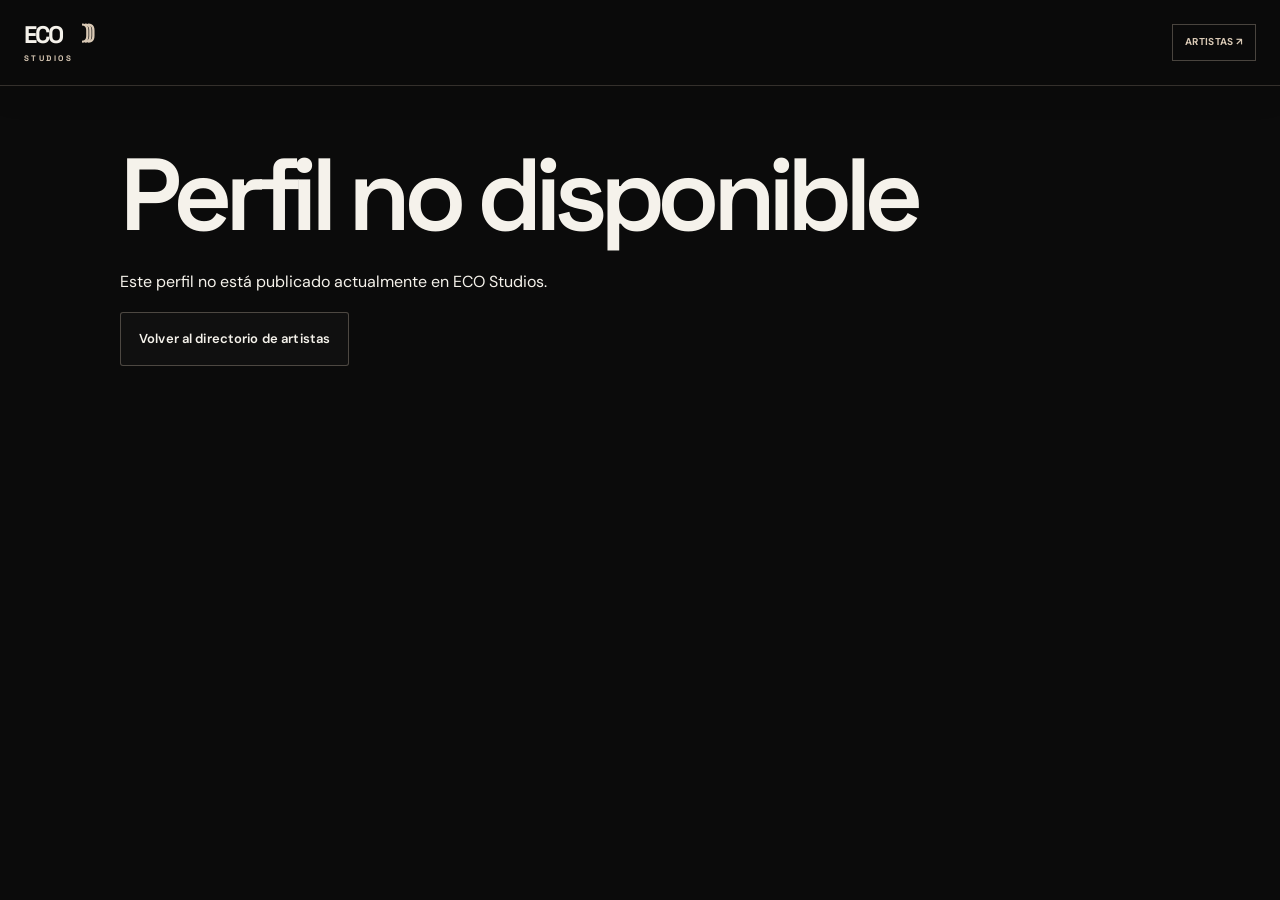
<file: artistas/ghb/index.html>
<!doctype html>
<html lang="es"><head><meta charset="utf-8"><meta name="viewport" content="width=device-width,initial-scale=1"><meta name="theme-color" content="#0B0B0B"><title>GHB — ECO Studios</title><meta name="twitter:card" content="summary_large_image"><meta name="twitter:title" content="GHB — ECO Studios"><meta name="twitter:description" content="GHB — ECO Studios. Perfil de artista de ECO Studios: biografía, música y enlaces oficiales."><meta name="twitter:image" content="https://martingfilippi-dotcom.github.io/eco-studios/youtube-ghb.jpg"><meta name="twitter:image:alt" content="GHB — ECO Studios"><link rel="icon" type="image/svg+xml" href="/eco-studios/favicon.svg"><link rel="canonical" href="https://martingfilippi-dotcom.github.io/eco-studios/artistas/ghb/"><meta name="description" content="GHB — ECO Studios. Perfil de artista de ECO Studios: biografía, música y enlaces oficiales."><meta property="og:type" content="profile"><meta property="og:site_name" content="ECO Studios"><meta property="og:title" content="GHB — ECO Studios"><meta property="og:description" content="GHB — ECO Studios. Perfil de artista de ECO Studios: biografía, música y enlaces oficiales."><meta property="og:url" content="https://martingfilippi-dotcom.github.io/eco-studios/artistas/ghb/"><meta property="og:image" content="https://martingfilippi-dotcom.github.io/eco-studios/youtube-ghb.jpg"><meta property="og:image:alt" content="GHB — ECO Studios"><link rel="preconnect" href="https://fonts.googleapis.com"><link rel="preconnect" href="https://fonts.gstatic.com" crossorigin><link href="https://fonts.googleapis.com/css2?family=DM+Sans:wght@400;500;600;700&family=Space+Grotesk:wght@400;500;600;700&display=swap" rel="stylesheet"><link rel="stylesheet" href="../../styles.css?v=20261026-contact-icons-v10"><style>
.artist-page{min-height:100vh;background:var(--bg,#10100f);color:var(--text,#f5f3ed)}.artist-shell{width:min(100% - 40px,1080px);margin:auto;padding:30px 0 90px}.crumbs{display:flex;align-items:center;gap:10px;color:var(--muted,#aaa);font-size:11px;letter-spacing:.12em;text-transform:uppercase}.crumbs a,.back-link{color:var(--text,#f5f3ed);text-decoration:none}.hero{display:grid;grid-template-columns:minmax(0,1fr) minmax(240px,38%);gap:clamp(24px,5vw,70px);align-items:center;padding:clamp(35px,7vw,90px) 0 50px;border-bottom:1px solid var(--line,rgba(255,255,255,.15))}.eyebrow{color:var(--orange,#ff6a2b);font-size:11px;font-weight:700;letter-spacing:.2em;text-transform:uppercase}.hero h1{font:700 clamp(42px,8vw,94px)/.98 'Space Grotesk',sans-serif;letter-spacing:-.06em;margin:16px 0 24px}.bio{max-width:640px;color:var(--muted,#aaa);font-size:clamp(15px,1.7vw,19px);line-height:1.9}.portrait{width:100%;aspect-ratio:4/5;object-fit:cover;border-radius:8px;background:var(--panel,#191917);border:1px solid var(--line,rgba(255,255,255,.14))}.socials{display:flex;flex-wrap:wrap;gap:10px;margin-top:28px}.social,.player-actions a,.player-actions button{display:inline-flex;align-items:center;justify-content:center;min-height:42px;padding:11px 15px;border:1px solid var(--line,rgba(255,255,255,.2));border-radius:999px;color:var(--text,#f5f3ed);text-decoration:none;background:transparent;font:600 11px 'DM Sans',sans-serif;cursor:pointer}.player{margin-top:36px;padding:clamp(18px,3vw,30px);border:1px solid var(--line,rgba(255,255,255,.17));border-radius:12px;background:var(--panel,#191917)}.player p{color:var(--muted,#aaa);font-size:14px}.player iframe{display:block;width:100%;aspect-ratio:16/9;min-height:220px;border:0;border-radius:8px;background:#080808}.player-actions{display:flex;justify-content:space-between;align-items:center;gap:12px;flex-wrap:wrap;margin-top:14px}.foot{display:flex;justify-content:space-between;gap:18px;flex-wrap:wrap;border-top:1px solid var(--line,rgba(255,255,255,.15));margin-top:55px;padding-top:22px;color:var(--muted,#aaa);font-size:11px}.foot a{color:var(--text,#f5f3ed);text-decoration:none}@media(max-width:680px){.artist-shell{width:min(100% - 32px,1080px)}.hero{grid-template-columns:1fr;padding-top:38px}.portrait{grid-row:1;max-width:260px;aspect-ratio:1;}.hero h1{font-size:clamp(42px,14vw,72px)}.player iframe{min-height:190px}}
</style><style id="eco-social-platform-refresh">
.socials{display:flex;flex-wrap:wrap;gap:10px;margin-top:28px}
.social{min-height:54px;padding:13px 18px;display:inline-flex;align-items:center;justify-content:center;gap:12px;border:1px solid rgba(217,201,181,.27);border-radius:3px;background:rgba(245,242,235,.025);color:var(--text,#f5f2eb);text-decoration:none;font:600 13px "DM Sans",sans-serif;letter-spacing:.01em;transition:transform .2s ease,border-color .2s ease,background .2s ease}
.social:hover,.social:focus-visible{transform:translateY(-2px);border-color:var(--orange,#ff6a00);background:rgba(255,106,0,.07);outline:none}
.social .platform-icon{display:block;width:22px;height:22px;flex:0 0 auto}
.social-youtube .platform-icon{color:#ff4545}
.social-spotify .platform-icon{color:#1ed760}
.social-apple .platform-icon{color:#f5f2eb}
.social-instagram .platform-icon{color:#ff77ad}
.social-soundcloud .platform-icon{color:#ff6a00}
@media(max-width:680px){.socials{gap:9px}.social{min-height:49px;padding:11px 13px;gap:9px;font-size:12px}.social .platform-icon{width:20px;height:20px}}
</style></head><body class="artist-page"><header class="site-header"><a class="brand" href="../../" aria-label="ECO Studios inicio"><span class="brand-mark">E</span><span class="brand-words">ECO<span>STUDIOS</span></span></a><a class="back-to-communities" href="../">ARTISTAS ↗</a></header><main class="artist-shell"><div class="crumbs"><a href="../../">ECO STUDIOS</a><span>/</span><a href="../">ARTISTAS</a><span>/</span><span>GHB</span></div><section class="hero"><div><div class="eyebrow">ARTISTA · ECO STUDIOS</div><h1>GHB</h1><p class="bio">GHB forma parte de la escena de ECO y aparece en las sesiones en vivo del colectivo, entre ellas “Martini (Live)” y “No Les Da (Live)”. Su canal reúne su presencia artística y es el punto de partida para descubrir sus publicaciones y evolución musical.</p><div class="socials"><a class="social social-youtube" href="https://youtube.com/@ghb_ogx" target="_blank" rel="noopener noreferrer"><svg class="platform-icon platform-youtube" viewBox="0 0 24 24" aria-hidden="true" focusable="false"><path fill="currentColor" d="M23.5 6.2a3.1 3.1 0 0 0-2.2-2.2C19.4 3.5 12 3.5 12 3.5s-7.4 0-9.3.5A3.1 3.1 0 0 0 .5 6.2 32.7 32.7 0 0 0 0 12a32.7 32.7 0 0 0 .5 5.8 3.1 3.1 0 0 0 2.2 2.2c1.9.5 9.3.5 9.3.5s7.4 0 9.3-.5a3.1 3.1 0 0 0 2.2-2.2A32.7 32.7 0 0 0 24 12a32.7 32.7 0 0 0-.5-5.8Z"/><path fill="#0b0b0b" d="m9.6 15.5 6.3-3.5-6.3-3.5v7Z"/></svg><span>YouTube</span></a>
<a class="social social-apple" href="https://music.apple.com/ca/artist/ghb/1570162952" target="_blank" rel="noopener noreferrer"><svg class="platform-icon platform-apple" viewBox="0 0 24 24" aria-hidden="true" focusable="false"><path fill="currentColor" d="M17.1 20.2c-.9.9-1.9.8-3 .3-1.1-.5-2.1-.5-3.3 0-1.4.6-2.2.4-3.1-.4C2.7 15.7 3.3 8.6 8.7 8.3c1.3.1 2.2.8 3 .8 1.1-.2 2.2-.9 3.4-.8 1.5.1 2.6.7 3.3 1.7-3 1.8-2.3 5.7.5 6.8-.5 1.4-1.2 2.8-1.8 3.4ZM12 8.2c-.1-2.2 1.6-4 3.6-4.1.3 2.5-2.2 4.4-3.6 4.1Z"/></svg><span>Apple Music</span></a></div></div><img class="portrait" src="https://martingfilippi-dotcom.github.io/eco-studios/youtube-ghb.jpg" alt="GHB" loading="eager"></section><section class="player"><div class="eyebrow">VIDEOCLIPS DE GHB</div><p>Todavía no pude confirmar cuáles de sus publicaciones son videoclips completos y cuáles son audios o visualizers. No voy a mezclarlos en el reproductor hasta identificar los clips correctos.</p><div class="player-actions"><a href="https://youtube.com/@ghb_ogx" target="_blank" rel="noopener noreferrer">Abrir canal oficial ↗</a></div></section><footer class="foot"><span>ECO STUDIOS · PARAGUAY</span><a href="../../#artistas">← Volver a todos los artistas</a><a href="../../#contacto">Booking & contacto ↗</a></footer></main><script>(function(){document.querySelectorAll('.player iframe,#shuffle').forEach(function(el){el.remove()})})();</script><script src="../../scripts/artist-profile-sync.js?v=20261026-contact-icons-v10" defer></script><script src="../../site-config.js?v=20261026-contact-icons-v10" defer></script>
</body></html>
</file>
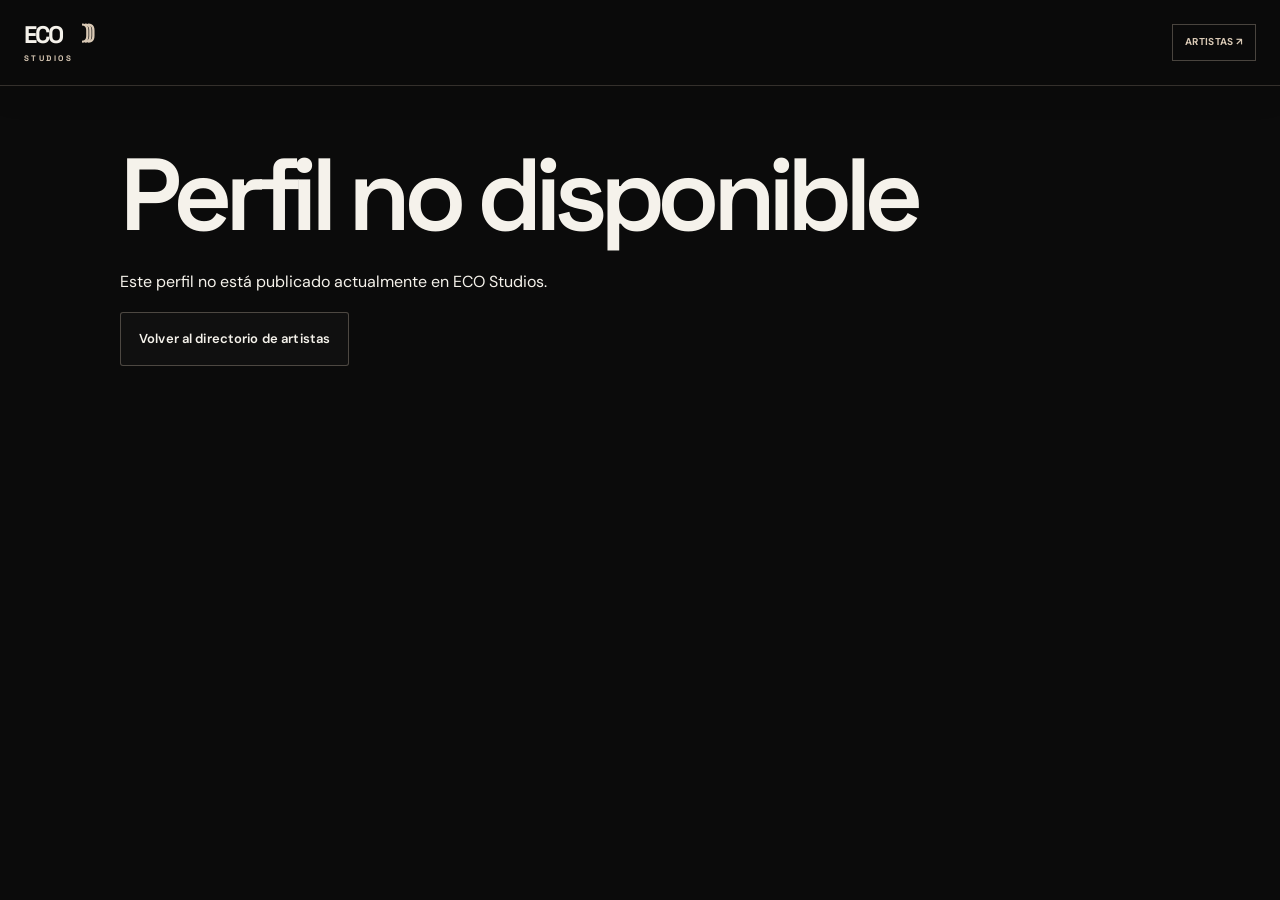
<file: artistas/giobata/index.html>
<!doctype html>
<html lang="es"><head><meta charset="utf-8"><meta name="viewport" content="width=device-width,initial-scale=1"><meta name="theme-color" content="#0B0B0B"><title>GIOBATA — ECO Studios</title><meta name="twitter:card" content="summary_large_image"><meta name="twitter:title" content="GIOBATA — ECO Studios"><meta name="twitter:description" content="GIOBATA — ECO Studios. Perfil de artista de ECO Studios: biografía, música y enlaces oficiales."><meta name="twitter:image" content="https://martingfilippi-dotcom.github.io/eco-studios/youtube-giobata.jpg"><meta name="twitter:image:alt" content="GIOBATA — ECO Studios"><link rel="icon" type="image/svg+xml" href="/eco-studios/favicon.svg"><link rel="canonical" href="https://martingfilippi-dotcom.github.io/eco-studios/artistas/giobata/"><meta name="description" content="GIOBATA — ECO Studios. Perfil de artista de ECO Studios: biografía, música y enlaces oficiales."><meta property="og:type" content="profile"><meta property="og:site_name" content="ECO Studios"><meta property="og:title" content="GIOBATA — ECO Studios"><meta property="og:description" content="GIOBATA — ECO Studios. Perfil de artista de ECO Studios: biografía, música y enlaces oficiales."><meta property="og:url" content="https://martingfilippi-dotcom.github.io/eco-studios/artistas/giobata/"><meta property="og:image" content="https://martingfilippi-dotcom.github.io/eco-studios/youtube-giobata.jpg"><meta property="og:image:alt" content="GIOBATA — ECO Studios"><link rel="preconnect" href="https://fonts.googleapis.com"><link rel="preconnect" href="https://fonts.gstatic.com" crossorigin><link href="https://fonts.googleapis.com/css2?family=DM+Sans:wght@400;500;600;700&family=Space+Grotesk:wght@400;500;600;700&display=swap" rel="stylesheet"><link rel="stylesheet" href="../../styles.css?v=20261026-contact-icons-v10"><style>
.artist-page{min-height:100vh;background:var(--bg,#10100f);color:var(--text,#f5f3ed)}.artist-shell{width:min(100% - 40px,1080px);margin:auto;padding:30px 0 90px}.crumbs{display:flex;align-items:center;gap:10px;color:var(--muted,#aaa);font-size:11px;letter-spacing:.12em;text-transform:uppercase}.crumbs a,.back-link{color:var(--text,#f5f3ed);text-decoration:none}.hero{display:grid;grid-template-columns:minmax(0,1fr) minmax(240px,38%);gap:clamp(24px,5vw,70px);align-items:center;padding:clamp(35px,7vw,90px) 0 50px;border-bottom:1px solid var(--line,rgba(255,255,255,.15))}.eyebrow{color:var(--orange,#ff6a2b);font-size:11px;font-weight:700;letter-spacing:.2em;text-transform:uppercase}.hero h1{font:700 clamp(42px,8vw,94px)/.98 'Space Grotesk',sans-serif;letter-spacing:-.06em;margin:16px 0 24px}.bio{max-width:640px;color:var(--muted,#aaa);font-size:clamp(15px,1.7vw,19px);line-height:1.9}.portrait{width:100%;aspect-ratio:4/5;object-fit:cover;border-radius:8px;background:var(--panel,#191917);border:1px solid var(--line,rgba(255,255,255,.14))}.socials{display:flex;flex-wrap:wrap;gap:10px;margin-top:28px}.social,.player-actions a,.player-actions button{display:inline-flex;align-items:center;justify-content:center;min-height:42px;padding:11px 15px;border:1px solid var(--line,rgba(255,255,255,.2));border-radius:999px;color:var(--text,#f5f3ed);text-decoration:none;background:transparent;font:600 11px 'DM Sans',sans-serif;cursor:pointer}.player{margin-top:36px;padding:clamp(18px,3vw,30px);border:1px solid var(--line,rgba(255,255,255,.17));border-radius:12px;background:var(--panel,#191917)}.player p{color:var(--muted,#aaa);font-size:14px}.player iframe{display:block;width:100%;aspect-ratio:16/9;min-height:220px;border:0;border-radius:8px;background:#080808}.player-actions{display:flex;justify-content:space-between;align-items:center;gap:12px;flex-wrap:wrap;margin-top:14px}.foot{display:flex;justify-content:space-between;gap:18px;flex-wrap:wrap;border-top:1px solid var(--line,rgba(255,255,255,.15));margin-top:55px;padding-top:22px;color:var(--muted,#aaa);font-size:11px}.foot a{color:var(--text,#f5f3ed);text-decoration:none}@media(max-width:680px){.artist-shell{width:min(100% - 32px,1080px)}.hero{grid-template-columns:1fr;padding-top:38px}.portrait{grid-row:1;max-width:260px;aspect-ratio:1;}.hero h1{font-size:clamp(42px,14vw,72px)}.player iframe{min-height:190px}}
</style><style id="eco-social-platform-refresh">
.socials{display:flex;flex-wrap:wrap;gap:10px;margin-top:28px}
.social{min-height:54px;padding:13px 18px;display:inline-flex;align-items:center;justify-content:center;gap:12px;border:1px solid rgba(217,201,181,.27);border-radius:3px;background:rgba(245,242,235,.025);color:var(--text,#f5f2eb);text-decoration:none;font:600 13px "DM Sans",sans-serif;letter-spacing:.01em;transition:transform .2s ease,border-color .2s ease,background .2s ease}
.social:hover,.social:focus-visible{transform:translateY(-2px);border-color:var(--orange,#ff6a00);background:rgba(255,106,0,.07);outline:none}
.social .platform-icon{display:block;width:22px;height:22px;flex:0 0 auto}
.social-youtube .platform-icon{color:#ff4545}
.social-spotify .platform-icon{color:#1ed760}
.social-apple .platform-icon{color:#f5f2eb}
.social-instagram .platform-icon{color:#ff77ad}
.social-soundcloud .platform-icon{color:#ff6a00}
@media(max-width:680px){.socials{gap:9px}.social{min-height:49px;padding:11px 13px;gap:9px;font-size:12px}.social .platform-icon{width:20px;height:20px}}
</style></head><body class="artist-page"><header class="site-header"><a class="brand" href="../../" aria-label="ECO Studios inicio"><span class="brand-mark">E</span><span class="brand-words">ECO<span>STUDIOS</span></span></a><a class="back-to-communities" href="../">ARTISTAS ↗</a></header><main class="artist-shell"><div class="crumbs"><a href="../../">ECO STUDIOS</a><span>/</span><a href="../">ARTISTAS</a><span>/</span><span>GIOBATA</span></div><section class="hero"><div><div class="eyebrow">ARTISTA · ECO STUDIOS</div><h1>GIOBATA</h1><p class="bio">Artista de ECO con canal propio en YouTube. Su ficha irá creciendo con sus lanzamientos, colaboraciones y novedades audiovisuales.</p><div class="socials"><a class="social social-youtube" href="https://youtube.com/@giobata" target="_blank" rel="noopener noreferrer"><svg class="platform-icon platform-youtube" viewBox="0 0 24 24" aria-hidden="true" focusable="false"><path fill="currentColor" d="M23.5 6.2a3.1 3.1 0 0 0-2.2-2.2C19.4 3.5 12 3.5 12 3.5s-7.4 0-9.3.5A3.1 3.1 0 0 0 .5 6.2 32.7 32.7 0 0 0 0 12a32.7 32.7 0 0 0 .5 5.8 3.1 3.1 0 0 0 2.2 2.2c1.9.5 9.3.5 9.3.5s7.4 0 9.3-.5a3.1 3.1 0 0 0 2.2-2.2A32.7 32.7 0 0 0 24 12a32.7 32.7 0 0 0-.5-5.8Z"/><path fill="#0b0b0b" d="m9.6 15.5 6.3-3.5-6.3-3.5v7Z"/></svg><span>YouTube</span></a>
<a class="social social-spotify" href="https://open.spotify.com/artist/6LEuvnq3eIi7MNY7h3T0UH" target="_blank" rel="noopener noreferrer"><svg class="platform-icon platform-spotify" viewBox="0 0 24 24" aria-hidden="true" focusable="false"><circle cx="12" cy="12" r="11" fill="currentColor"/><path d="M5.3 8.8c4.5-1.2 9.7-.7 13.5 1.7M6.2 12.2c3.8-1 8-.5 11.3 1.4m-10.2 2c3-.7 6-.3 8.5 1.1" fill="none" stroke="#0b0b0b" stroke-width="1.65" stroke-linecap="round"/></svg><span>Spotify</span></a></div></div><img class="portrait" src="https://martingfilippi-dotcom.github.io/eco-studios/youtube-giobata.jpg" alt="GIOBATA" loading="eager"></section><section class="player"><div class="eyebrow">ESCUCHA A GIOBATA</div><p>2 videoclips oficiales · selección aleatoria</p><iframe title="Música de GIOBATA" loading="lazy" allow="accelerometer; autoplay; clipboard-write; encrypted-media; gyroscope; picture-in-picture; web-share" referrerpolicy="strict-origin-when-cross-origin" allowfullscreen src="https://www.youtube-nocookie.com/embed/rmfmiF8nePM?playsinline=1&rel=0&enablejsapi=1"></iframe><div class="player-actions"><button id="shuffle" type="button">⤨ Tema aleatorio</button><a href="https://youtube.com/@giobata" target="_blank" rel="noopener noreferrer">Abrir canal ↗</a></div></section><footer class="foot"><span>ECO STUDIOS · PARAGUAY</span><a href="../../#artistas">← Volver a todos los artistas</a><a href="../../#contacto">Booking & contacto ↗</a></footer></main><script>(function(){const VIDEOS=["rmfmiF8nePM","fQs_jJFJRdA"];const frame=document.querySelector('.player iframe');const button=document.getElementById('shuffle');if(!frame||!button||!VIDEOS.length)return;let current=-1;function choose(autoplay){let next;if(VIDEOS.length===1){next=0}else{do{next=Math.floor(Math.random()*VIDEOS.length)}while(next===current)}current=next;const params=new URLSearchParams({playsinline:'1',rel:'0',enablejsapi:'1'});if(autoplay)params.set('autoplay','1');frame.src='https://www.youtube-nocookie.com/embed/'+VIDEOS[current]+'?'+params.toString();button.textContent=VIDEOS.length>1?'⤨ Otro videoclip':'↻ Reproducir videoclip'}choose(false);button.addEventListener('click',function(){choose(true)})})();</script><script src="../../scripts/artist-profile-sync.js?v=20261026-contact-icons-v10" defer></script><script src="../../site-config.js?v=20261026-contact-icons-v10" defer></script>
</body></html>
</file>
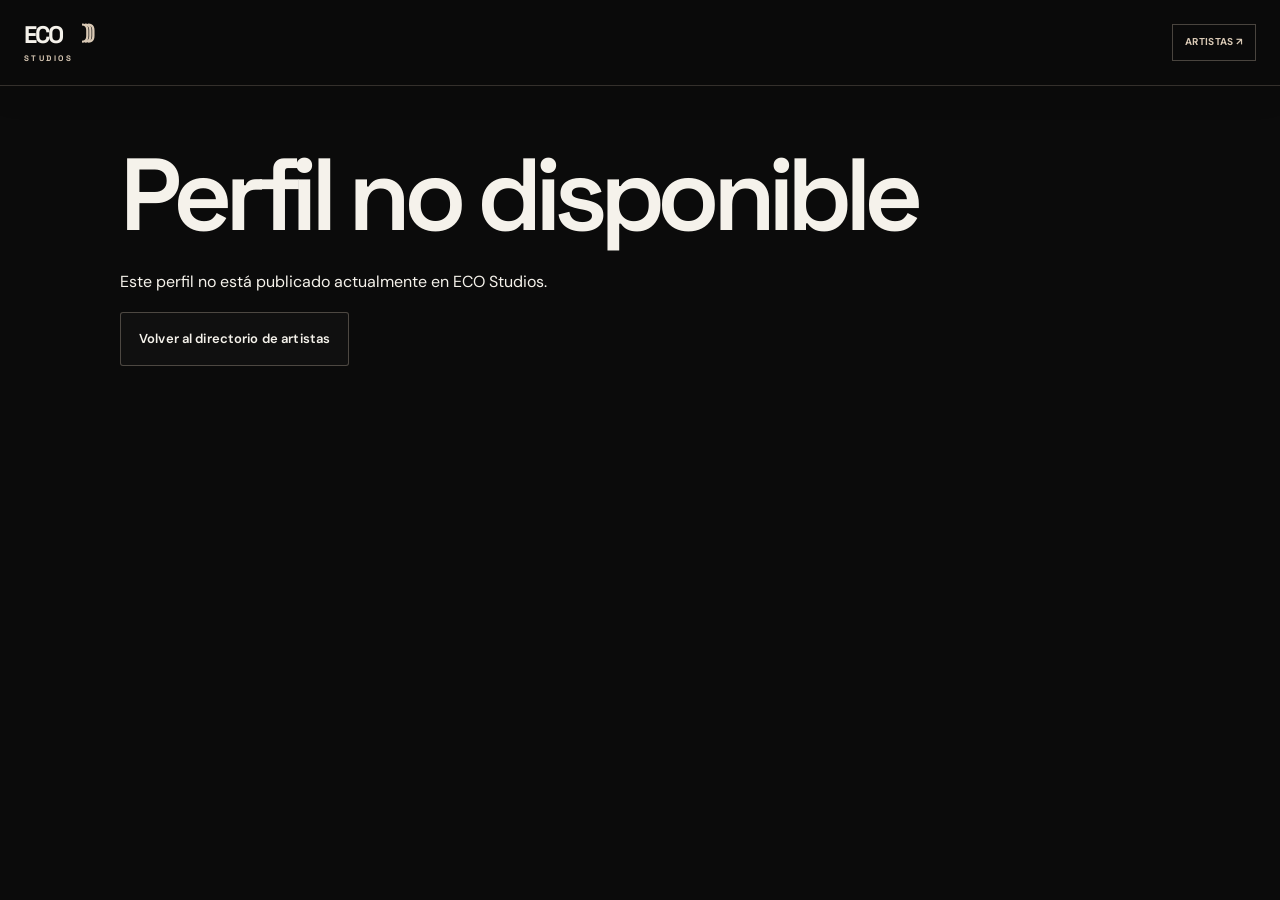
<file: artistas/lilmartincho/index.html>
<!doctype html>
<html lang="es"><head><meta charset="utf-8"><meta name="viewport" content="width=device-width,initial-scale=1"><meta name="theme-color" content="#0B0B0B"><title>LILMARTINCHO — ECO Studios</title><meta name="twitter:card" content="summary_large_image"><meta name="twitter:title" content="LILMARTINCHO — ECO Studios"><meta name="twitter:description" content="LILMARTINCHO — ECO Studios. Perfil de artista de ECO Studios: biografía, música y enlaces oficiales."><meta name="twitter:image" content="https://martingfilippi-dotcom.github.io/eco-studios/youtube-lilmartincho.jpg"><meta name="twitter:image:alt" content="LILMARTINCHO — ECO Studios"><link rel="icon" type="image/svg+xml" href="/eco-studios/favicon.svg"><link rel="canonical" href="https://martingfilippi-dotcom.github.io/eco-studios/artistas/lilmartincho/"><meta name="description" content="LILMARTINCHO — ECO Studios. Perfil de artista de ECO Studios: biografía, música y enlaces oficiales."><meta property="og:type" content="profile"><meta property="og:site_name" content="ECO Studios"><meta property="og:title" content="LILMARTINCHO — ECO Studios"><meta property="og:description" content="LILMARTINCHO — ECO Studios. Perfil de artista de ECO Studios: biografía, música y enlaces oficiales."><meta property="og:url" content="https://martingfilippi-dotcom.github.io/eco-studios/artistas/lilmartincho/"><meta property="og:image" content="https://martingfilippi-dotcom.github.io/eco-studios/youtube-lilmartincho.jpg"><meta property="og:image:alt" content="LILMARTINCHO — ECO Studios"><link rel="preconnect" href="https://fonts.googleapis.com"><link rel="preconnect" href="https://fonts.gstatic.com" crossorigin><link href="https://fonts.googleapis.com/css2?family=DM+Sans:wght@400;500;600;700&family=Space+Grotesk:wght@400;500;600;700&display=swap" rel="stylesheet"><link rel="stylesheet" href="../../styles.css?v=20261026-contact-icons-v10"><style>
.artist-page{min-height:100vh;background:var(--bg,#10100f);color:var(--text,#f5f3ed)}.artist-shell{width:min(100% - 40px,1080px);margin:auto;padding:30px 0 90px}.crumbs{display:flex;align-items:center;gap:10px;color:var(--muted,#aaa);font-size:11px;letter-spacing:.12em;text-transform:uppercase}.crumbs a,.back-link{color:var(--text,#f5f3ed);text-decoration:none}.hero{display:grid;grid-template-columns:minmax(0,1fr) minmax(240px,38%);gap:clamp(24px,5vw,70px);align-items:center;padding:clamp(35px,7vw,90px) 0 50px;border-bottom:1px solid var(--line,rgba(255,255,255,.15))}.eyebrow{color:var(--orange,#ff6a2b);font-size:11px;font-weight:700;letter-spacing:.2em;text-transform:uppercase}.hero h1{font:700 clamp(42px,8vw,94px)/.98 'Space Grotesk',sans-serif;letter-spacing:-.06em;margin:16px 0 24px}.bio{max-width:640px;color:var(--muted,#aaa);font-size:clamp(15px,1.7vw,19px);line-height:1.9}.portrait{width:100%;aspect-ratio:4/5;object-fit:cover;border-radius:8px;background:var(--panel,#191917);border:1px solid var(--line,rgba(255,255,255,.14))}.socials{display:flex;flex-wrap:wrap;gap:10px;margin-top:28px}.social,.player-actions a,.player-actions button{display:inline-flex;align-items:center;justify-content:center;min-height:42px;padding:11px 15px;border:1px solid var(--line,rgba(255,255,255,.2));border-radius:999px;color:var(--text,#f5f3ed);text-decoration:none;background:transparent;font:600 11px 'DM Sans',sans-serif;cursor:pointer}.player{margin-top:36px;padding:clamp(18px,3vw,30px);border:1px solid var(--line,rgba(255,255,255,.17));border-radius:12px;background:var(--panel,#191917)}.player p{color:var(--muted,#aaa);font-size:14px}.player iframe{display:block;width:100%;aspect-ratio:16/9;min-height:220px;border:0;border-radius:8px;background:#080808}.player-actions{display:flex;justify-content:space-between;align-items:center;gap:12px;flex-wrap:wrap;margin-top:14px}.foot{display:flex;justify-content:space-between;gap:18px;flex-wrap:wrap;border-top:1px solid var(--line,rgba(255,255,255,.15));margin-top:55px;padding-top:22px;color:var(--muted,#aaa);font-size:11px}.foot a{color:var(--text,#f5f3ed);text-decoration:none}@media(max-width:680px){.artist-shell{width:min(100% - 32px,1080px)}.hero{grid-template-columns:minmax(0,1fr);padding-top:38px}.hero h1{font-size:clamp(30px,10vw,40px);overflow-wrap:anywhere}.portrait{grid-row:1;max-width:260px;aspect-ratio:1;}.player iframe{min-height:190px}}
</style><style id="eco-social-platform-refresh">
.socials{display:flex;flex-wrap:wrap;gap:10px;margin-top:28px}
.social{min-height:54px;padding:13px 18px;display:inline-flex;align-items:center;justify-content:center;gap:12px;border:1px solid rgba(217,201,181,.27);border-radius:3px;background:rgba(245,242,235,.025);color:var(--text,#f5f2eb);text-decoration:none;font:600 13px "DM Sans",sans-serif;letter-spacing:.01em;transition:transform .2s ease,border-color .2s ease,background .2s ease}
.social:hover,.social:focus-visible{transform:translateY(-2px);border-color:var(--orange,#ff6a00);background:rgba(255,106,0,.07);outline:none}
.social .platform-icon{display:block;width:22px;height:22px;flex:0 0 auto}
.social-youtube .platform-icon{color:#ff4545}
.social-spotify .platform-icon{color:#1ed760}
.social-apple .platform-icon{color:#f5f2eb}
.social-instagram .platform-icon{color:#ff77ad}
.social-soundcloud .platform-icon{color:#ff6a00}
@media(max-width:680px){.socials{gap:9px}.social{min-height:49px;padding:11px 13px;gap:9px;font-size:12px}.social .platform-icon{width:20px;height:20px}}
</style></head><body class="artist-page"><header class="site-header"><a class="brand" href="../../" aria-label="ECO Studios inicio"><span class="brand-mark">E</span><span class="brand-words">ECO<span>STUDIOS</span></span></a><a class="back-to-communities" href="../">ARTISTAS ↗</a></header><main class="artist-shell"><div class="crumbs"><a href="../../">ECO STUDIOS</a><span>/</span><a href="../">ARTISTAS</a><span>/</span><span>LILMARTINCHO</span></div><section class="hero"><div><div class="eyebrow">ARTISTA · ECO STUDIOS</div><h1>LILMARTINCHO</h1><p class="bio">Martin Raphael Gonzalez Filippi mejor conocido como Lilmartincho, freestyler, cantautor y elprimer artista paraguayo con raíces muy marcadas en el perreo de la mata boricua, el papá del bellakeo como le dicen muchos, sencillos como Fino y Fernet, Localizarte y Nubes negras resaltan su versatilidad musical a la hora de componer</p><div class="socials"><a class="social social-youtube" href="https://www.youtube.com/@lilmartincho" target="_blank" rel="noopener noreferrer"><svg class="platform-icon platform-youtube" viewBox="0 0 24 24" aria-hidden="true" focusable="false"><path fill="currentColor" d="M23.5 6.2a3.1 3.1 0 0 0-2.2-2.2C19.4 3.5 12 3.5 12 3.5s-7.4 0-9.3.5A3.1 3.1 0 0 0 .5 6.2 32.7 32.7 0 0 0 0 12a32.7 32.7 0 0 0 .5 5.8 3.1 3.1 0 0 0 2.2 2.2c1.9.5 9.3.5 9.3.5s7.4 0 9.3-.5a3.1 3.1 0 0 0 2.2-2.2A32.7 32.7 0 0 0 24 12a32.7 32.7 0 0 0-.5-5.8Z"/><path fill="#0b0b0b" d="m9.6 15.5 6.3-3.5-6.3-3.5v7Z"/></svg><span>YouTube</span></a>
<a class="social social-spotify" href="https://open.spotify.com/intl-es/artist/49BEDY270CxWtrLnVACHzP" target="_blank" rel="noopener noreferrer"><svg class="platform-icon platform-spotify" viewBox="0 0 24 24" aria-hidden="true" focusable="false"><circle cx="12" cy="12" r="11" fill="currentColor"/><path d="M5.3 8.8c4.5-1.2 9.7-.7 13.5 1.7M6.2 12.2c3.8-1 8-.5 11.3 1.4m-10.2 2c3-.7 6-.3 8.5 1.1" fill="none" stroke="#0b0b0b" stroke-width="1.65" stroke-linecap="round"/></svg><span>Spotify</span></a>
<a class="social social-apple" href="https://music.apple.com/us/artist/lilmartincho/1675991090" target="_blank" rel="noopener noreferrer"><svg class="platform-icon platform-apple" viewBox="0 0 24 24" aria-hidden="true" focusable="false"><path fill="currentColor" d="M17.1 20.2c-.9.9-1.9.8-3 .3-1.1-.5-2.1-.5-3.3 0-1.4.6-2.2.4-3.1-.4C2.7 15.7 3.3 8.6 8.7 8.3c1.3.1 2.2.8 3 .8 1.1-.2 2.2-.9 3.4-.8 1.5.1 2.6.7 3.3 1.7-3 1.8-2.3 5.7.5 6.8-.5 1.4-1.2 2.8-1.8 3.4ZM12 8.2c-.1-2.2 1.6-4 3.6-4.1.3 2.5-2.2 4.4-3.6 4.1Z"/></svg><span>Apple Music</span></a>
<a class="social social-instagram" href="https://www.instagram.com/lilmartincho?rpxt=eHhuNm0zYXY2b2Zt&amp;utm_source=qr" target="_blank" rel="noopener noreferrer"><svg class="platform-icon platform-instagram" viewBox="0 0 24 24" aria-hidden="true" focusable="false"><rect x="3" y="3" width="18" height="18" rx="5" fill="none" stroke="currentColor" stroke-width="1.8"/><circle cx="12" cy="12" r="4.1" fill="none" stroke="currentColor" stroke-width="1.8"/><circle cx="17.7" cy="6.7" r="1.15" fill="currentColor"/></svg><span>Instagram</span></a></div></div><img class="portrait" src="https://martingfilippi-dotcom.github.io/eco-studios/youtube-lilmartincho.jpg" alt="LILMARTINCHO" loading="eager"></section><section class="player"><div class="eyebrow">ESCUCHA A LILMARTINCHO</div><p>4 videoclips oficiales · selección aleatoria</p><iframe title="Música de LILMARTINCHO" loading="lazy" allow="accelerometer; autoplay; clipboard-write; encrypted-media; gyroscope; picture-in-picture; web-share" referrerpolicy="strict-origin-when-cross-origin" allowfullscreen src="https://www.youtube-nocookie.com/embed/9Ky4h-rJBiw?playsinline=1&rel=0&enablejsapi=1"></iframe><div class="player-actions"><button id="shuffle" type="button">⤨ Tema aleatorio</button><a href="https://www.youtube.com/@lilmartincho" target="_blank" rel="noopener noreferrer">Abrir canal ↗</a></div></section><footer class="foot"><span>ECO STUDIOS · PARAGUAY</span><a href="../../#artistas">← Volver a todos los artistas</a><a href="../../#contacto">Booking & contacto ↗</a></footer></main><script>(function(){const VIDEOS=["fVE3PsOg7Ak","4ym7AsbMYOI","9Ky4h-rJBiw","PLgX6r1maVU"];const frame=document.querySelector('.player iframe');const button=document.getElementById('shuffle');if(!frame||!button||!VIDEOS.length)return;let current=-1;function choose(autoplay){let next;if(VIDEOS.length===1){next=0}else{do{next=Math.floor(Math.random()*VIDEOS.length)}while(next===current)}current=next;const params=new URLSearchParams({playsinline:'1',rel:'0',enablejsapi:'1'});if(autoplay)params.set('autoplay','1');frame.src='https://www.youtube-nocookie.com/embed/'+VIDEOS[current]+'?'+params.toString();button.textContent=VIDEOS.length>1?'⤨ Otro videoclip':'↻ Reproducir videoclip'}choose(false);button.addEventListener('click',function(){choose(true)})})();</script><script src="../../scripts/artist-profile-sync.js?v=20261026-contact-icons-v10" defer></script><script src="../../site-config.js?v=20261026-contact-icons-v10" defer></script>
</body></html>
</file>
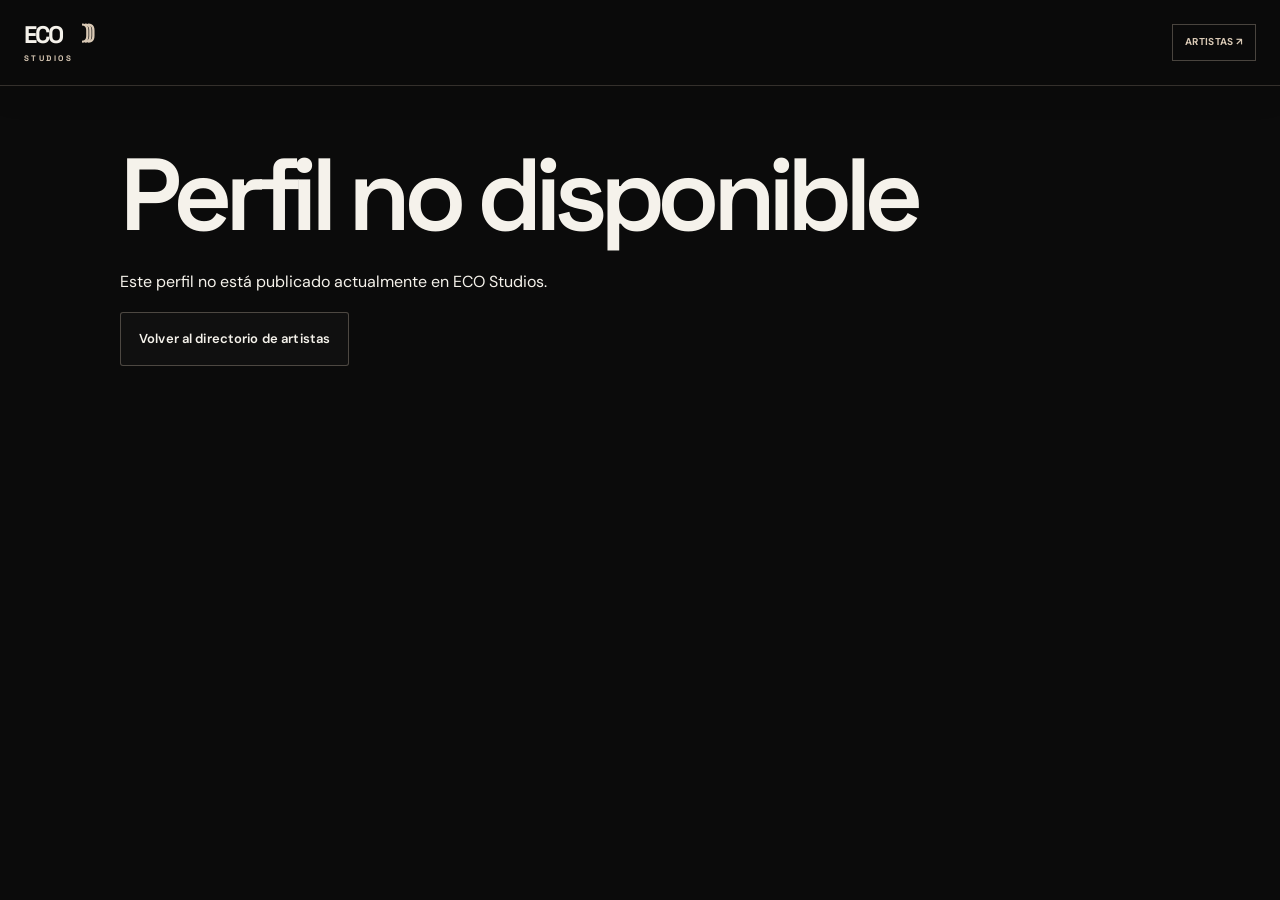
<file: artistas/lk/index.html>
<!doctype html>
<html lang="es">
<head>
<meta charset="utf-8">
<meta name="viewport" content="width=device-width,initial-scale=1">
<meta name="theme-color" content="#0B0B0B">
<meta name="description" content="LK — artista de ECO Studios. Música, lanzamientos y enlaces oficiales.">
<title>LK — ECO Studios</title><meta name="twitter:card" content="summary"><meta name="twitter:title" content="LK — ECO Studios"><meta name="twitter:description" content="LK — artista de ECO Studios. Música, lanzamientos y enlaces oficiales."><link rel="icon" type="image/svg+xml" href="/eco-studios/favicon.svg">
<link rel="canonical" href="https://martingfilippi-dotcom.github.io/eco-studios/artistas/lk/">
<meta property="og:type" content="profile">
<meta property="og:site_name" content="ECO Studios">
<meta property="og:title" content="LK — ECO Studios">
<meta property="og:description" content="LK — artista de ECO Studios. Música y enlaces oficiales.">
<meta property="og:url" content="https://martingfilippi-dotcom.github.io/eco-studios/artistas/lk/"><meta property="og:image" content="../../eco-colectivo-01.jpg"><meta property="og:image:alt" content="Identidad visual de ECO Studios">
<link rel="preconnect" href="https://fonts.googleapis.com">
<link rel="preconnect" href="https://fonts.gstatic.com" crossorigin>
<link href="https://fonts.googleapis.com/css2?family=DM+Sans:wght@400;500;600;700&family=Space+Grotesk:wght@400;500;600;700&display=swap" rel="stylesheet">
<link rel="stylesheet" href="../../styles.css?v=20261026-contact-icons-v10">
<style>
.artist-page{min-height:100vh;background:var(--bg,#10100f);color:var(--text,#f5f3ed)}.artist-shell{width:min(100% - 40px,1080px);margin:auto;padding:30px 0 90px}.crumbs{display:flex;align-items:center;gap:10px;color:var(--muted,#aaa);font-size:11px;letter-spacing:.12em;text-transform:uppercase}.crumbs a,.back-link{color:var(--text,#f5f3ed);text-decoration:none}.hero{display:grid;grid-template-columns:minmax(0,1fr) minmax(240px,38%);gap:clamp(24px,5vw,70px);align-items:center;padding:clamp(35px,7vw,90px) 0 50px;border-bottom:1px solid var(--line,rgba(255,255,255,.15))}.eyebrow{color:var(--orange,#ff6a2b);font-size:11px;font-weight:700;letter-spacing:.2em;text-transform:uppercase}.hero h1{font:700 clamp(42px,8vw,94px)/.98 'Space Grotesk',sans-serif;letter-spacing:-.06em;margin:16px 0 24px}.bio{max-width:640px;color:var(--muted,#aaa);font-size:clamp(15px,1.7vw,19px);line-height:1.9}.portrait{width:100%;aspect-ratio:4/5;object-fit:cover;border-radius:8px;background:var(--panel,#191917);border:1px solid var(--line,rgba(255,255,255,.14))}.socials{display:flex;flex-wrap:wrap;gap:10px;margin-top:28px}.social,.player-actions a,.player-actions button{display:inline-flex;align-items:center;justify-content:center;min-height:42px;padding:11px 15px;border:1px solid var(--line,rgba(255,255,255,.2));border-radius:999px;color:var(--text,#f5f3ed);text-decoration:none;background:transparent;font:600 11px 'DM Sans',sans-serif;cursor:pointer}.player{margin-top:36px;padding:clamp(18px,3vw,30px);border:1px solid var(--line,rgba(255,255,255,.17));border-radius:12px;background:var(--panel,#191917)}.player p{color:var(--muted,#aaa);font-size:14px;line-height:1.7}.player iframe{display:block;width:100%;height:300px;min-height:300px;border:0;border-radius:8px;background:#080808}.player-actions{display:flex;justify-content:space-between;align-items:center;gap:12px;flex-wrap:wrap;margin-top:14px}.foot{display:flex;justify-content:space-between;gap:18px;flex-wrap:wrap;border-top:1px solid var(--line,rgba(255,255,255,.15));margin-top:55px;padding-top:22px;color:var(--muted,#aaa);font-size:11px}.foot a{color:var(--text,#f5f3ed);text-decoration:none}@media(max-width:680px){.artist-shell{width:min(100% - 32px,1080px)}.hero{grid-template-columns:1fr;padding-top:38px}.portrait{grid-row:1;max-width:260px;aspect-ratio:1}.hero h1{font-size:clamp(42px,14vw,72px)}.player iframe{height:280px;min-height:280px}}
</style>
<style id="eco-social-platform-refresh">
.socials{display:flex;flex-wrap:wrap;gap:10px;margin-top:28px}
.social{min-height:54px;padding:13px 18px;display:inline-flex;align-items:center;justify-content:center;gap:12px;border:1px solid rgba(217,201,181,.27);border-radius:3px;background:rgba(245,242,235,.025);color:var(--text,#f5f2eb);text-decoration:none;font:600 13px "DM Sans",sans-serif;letter-spacing:.01em;transition:transform .2s ease,border-color .2s ease,background .2s ease}
.social:hover,.social:focus-visible{transform:translateY(-2px);border-color:var(--orange,#ff6a00);background:rgba(255,106,0,.07);outline:none}
.social .platform-icon{display:block;width:22px;height:22px;flex:0 0 auto}
.social-youtube .platform-icon{color:#ff4545}.social-spotify .platform-icon{color:#1ed760}.social-apple .platform-icon{color:#f5f2eb}.social-instagram .platform-icon{color:#ff77ad}.social-soundcloud .platform-icon{color:#ff6a00}
@media(max-width:680px){.socials{gap:9px}.social{min-height:49px;padding:11px 13px;gap:9px;font-size:12px}.social .platform-icon{width:20px;height:20px}}
</style></head>
<body class="artist-page">
<header class="site-header">
  <a class="brand" href="../../" aria-label="ECO Studios inicio"><span class="brand-mark">E</span><span class="brand-words">ECO<span>STUDIOS</span></span></a>
  <a class="back-to-communities" href="../">ARTISTAS ↗</a>
</header>
<main class="artist-shell">
  <div class="crumbs"><a href="../../">ECO STUDIOS</a><span>/</span><a href="../">ARTISTAS</a><span>/</span><span>LK</span></div>
  <section class="hero">
    <div>
      <div class="eyebrow">ARTISTA · ECO STUDIOS</div>
      <h1>LK</h1>
      <p class="bio">Luis Fernando Núñez Keim se caracteriza desde pequeño por su disciplina y constancia. Antes de incursionar en la música practicó calistenia; hoy lleva esa misma esencia al trap OG, con letras que transmiten sentimiento y una identidad propia.</p>
      <div class="socials">
        <a class="social social-instagram" href="https://www.instagram.com/luisferkeim?xtok=MTlzNXFtd3U2M2xsYQ==" target="_blank" rel="noopener noreferrer"><svg class="platform-icon platform-instagram" viewBox="0 0 24 24" aria-hidden="true" focusable="false"><rect x="3" y="3" width="18" height="18" rx="5" fill="none" stroke="currentColor" stroke-width="1.8"/><circle cx="12" cy="12" r="4.1" fill="none" stroke="currentColor" stroke-width="1.8"/><circle cx="17.7" cy="6.7" r="1.15" fill="currentColor"/></svg><span>Instagram</span></a>
        <a class="social social-soundcloud" href="https://on.soundcloud.com/syICozVXOKxCjTPpwj" target="_blank" rel="noopener noreferrer"><svg class="platform-icon platform-soundcloud" viewBox="0 0 24 24" aria-hidden="true" focusable="false"><path fill="currentColor" d="M2.2 14.3a.9.9 0 0 1 0-1.8h.5a4.9 4.9 0 0 1 9.6-.7 4.7 4.7 0 0 1 7 3.8 3.5 3.5 0 0 1-.4 7H2.8a.9.9 0 0 1-.6-1.6l-.2-6.7Zm1.3 0v5.8m2-6.3v6.3m2-7.1v7.1m2-8v8m2-7.2v7.2"/></svg><span>SoundCloud</span></a>
      </div>
    </div>
    
  </section>
  <section class="player">
    <div class="eyebrow">MÚSICA DE LK</div>
    <p>Escuchá a LK directamente desde SoundCloud. El reproductor usa el enlace que compartió el artista; también podés abrirlo en SoundCloud.</p>
    <iframe id="lk-soundcloud-player" title="Reproductor oficial de SoundCloud de LK" loading="lazy" allow="autoplay" scrolling="no" frameborder="0" src="https://w.soundcloud.com/player/?url=https%3A%2F%2Fon.soundcloud.com%2FsyICozVXOKxCjTPpwj&amp;color=%23ff6a2b&amp;auto_play=false&amp;hide_related=true&amp;show_comments=false&amp;show_user=true&amp;show_reposts=false&amp;show_teaser=false&amp;visual=false"></iframe>
    <div class="player-actions">
      <a href="https://on.soundcloud.com/syICozVXOKxCjTPpwj" target="_blank" rel="noopener noreferrer">Abrir SoundCloud ↗</a>
      <a href="https://www.instagram.com/luisferkeim?xtok=MTlzNXFtd3U2M2xsYQ==" target="_blank" rel="noopener noreferrer">Instagram oficial ↗</a>
    </div>
  </section>
  <footer class="foot"><span>ECO STUDIOS · PARAGUAY</span><a href="../../#artistas">← Volver a todos los artistas</a><a href="../../#contacto">Booking & contacto ↗</a></footer>
</main>
<script>
(function(){
  const sharedUrl = "https://on.soundcloud.com/syICozVXOKxCjTPpwj";
  const frame = document.getElementById("lk-soundcloud-player");
  // Resolve SoundCloud's share URL to its official embed URL, then disable the teaser.
  // If oEmbed is unavailable, keep the direct in-page widget as a fallback.
  if (frame) {
    frame.src = "https://w.soundcloud.com/player/?url=" + encodeURIComponent(sharedUrl) +
      "&color=%23ff6a2b&auto_play=false&hide_related=true&show_comments=false&show_user=true&show_reposts=false&show_teaser=false&visual=false";
  }
  fetch("https://soundcloud.com/oembed?format=json&url=" + encodeURIComponent(sharedUrl))
    .then(function(response){ if(!response.ok) throw new Error("SoundCloud oEmbed unavailable"); return response.json(); })
    .then(function(data){
      if(!data || !data.html || !frame) return;
      const parsed = new DOMParser().parseFromString(data.html, "text/html");
      const embedded = parsed.querySelector("iframe");
      if(!embedded || !embedded.src) return;
      const embedUrl = new URL(embedded.src, "https://soundcloud.com");
      if(embedUrl.hostname !== "w.soundcloud.com") return;
      embedUrl.searchParams.set("show_teaser", "false");
      embedUrl.searchParams.set("visual", "false");
      embedUrl.searchParams.set("auto_play", "false");
      frame.src = embedUrl.href;
    })
    .catch(function(){ /* Direct in-page widget remains available as fallback. */ });
})();
</script>
<script src="../../scripts/artist-profile-sync.js?v=20261026-contact-icons-v10" defer></script><script src="../../site-config.js?v=20261026-contact-icons-v10" defer></script>
</body>
</html>
</file>
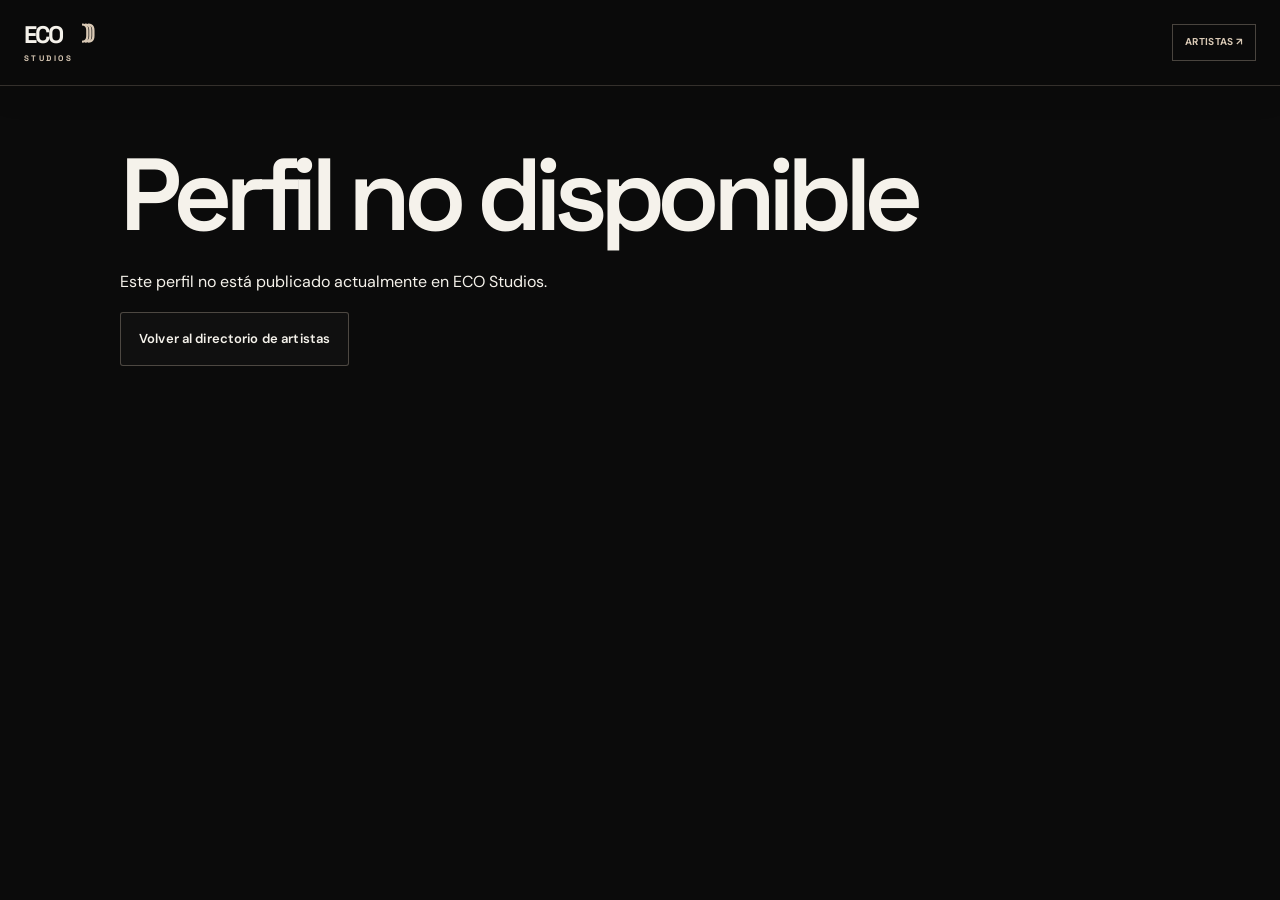
<file: artistas/stri/index.html>
<!doctype html>
<html lang="es"><head><meta charset="utf-8"><meta name="viewport" content="width=device-width,initial-scale=1"><meta name="theme-color" content="#0B0B0B"><title>STRI — ECO Studios</title><meta name="twitter:card" content="summary_large_image"><meta name="twitter:title" content="STRI — ECO Studios"><meta name="twitter:description" content="STRI — ECO Studios. Perfil de artista de ECO Studios: biografía, música y enlaces oficiales."><meta name="twitter:image" content="https://martingfilippi-dotcom.github.io/eco-studios/youtube-stri.jpg"><meta name="twitter:image:alt" content="STRI — ECO Studios"><link rel="icon" type="image/svg+xml" href="/eco-studios/favicon.svg"><link rel="canonical" href="https://martingfilippi-dotcom.github.io/eco-studios/artistas/stri/"><meta name="description" content="STRI — ECO Studios. Perfil de artista de ECO Studios: biografía, música y enlaces oficiales."><meta property="og:type" content="profile"><meta property="og:site_name" content="ECO Studios"><meta property="og:title" content="STRI — ECO Studios"><meta property="og:description" content="STRI — ECO Studios. Perfil de artista de ECO Studios: biografía, música y enlaces oficiales."><meta property="og:url" content="https://martingfilippi-dotcom.github.io/eco-studios/artistas/stri/"><meta property="og:image" content="https://martingfilippi-dotcom.github.io/eco-studios/youtube-stri.jpg"><meta property="og:image:alt" content="STRI — ECO Studios"><link rel="preconnect" href="https://fonts.googleapis.com"><link rel="preconnect" href="https://fonts.gstatic.com" crossorigin><link href="https://fonts.googleapis.com/css2?family=DM+Sans:wght@400;500;600;700&family=Space+Grotesk:wght@400;500;600;700&display=swap" rel="stylesheet"><link rel="stylesheet" href="../../styles.css?v=20261026-contact-icons-v10"><style>
.artist-page{min-height:100vh;background:var(--bg,#10100f);color:var(--text,#f5f3ed)}.artist-shell{width:min(100% - 40px,1080px);margin:auto;padding:30px 0 90px}.crumbs{display:flex;align-items:center;gap:10px;color:var(--muted,#aaa);font-size:11px;letter-spacing:.12em;text-transform:uppercase}.crumbs a,.back-link{color:var(--text,#f5f3ed);text-decoration:none}.hero{display:grid;grid-template-columns:minmax(0,1fr) minmax(240px,38%);gap:clamp(24px,5vw,70px);align-items:center;padding:clamp(35px,7vw,90px) 0 50px;border-bottom:1px solid var(--line,rgba(255,255,255,.15))}.eyebrow{color:var(--orange,#ff6a2b);font-size:11px;font-weight:700;letter-spacing:.2em;text-transform:uppercase}.hero h1{font:700 clamp(42px,8vw,94px)/.98 'Space Grotesk',sans-serif;letter-spacing:-.06em;margin:16px 0 24px}.bio{max-width:640px;color:var(--muted,#aaa);font-size:clamp(15px,1.7vw,19px);line-height:1.9}.portrait{width:100%;aspect-ratio:4/5;object-fit:cover;border-radius:8px;background:var(--panel,#191917);border:1px solid var(--line,rgba(255,255,255,.14))}.socials{display:flex;flex-wrap:wrap;gap:10px;margin-top:28px}.social,.player-actions a,.player-actions button{display:inline-flex;align-items:center;justify-content:center;min-height:42px;padding:11px 15px;border:1px solid var(--line,rgba(255,255,255,.2));border-radius:999px;color:var(--text,#f5f3ed);text-decoration:none;background:transparent;font:600 11px 'DM Sans',sans-serif;cursor:pointer}.player{margin-top:36px;padding:clamp(18px,3vw,30px);border:1px solid var(--line,rgba(255,255,255,.17));border-radius:12px;background:var(--panel,#191917)}.player p{color:var(--muted,#aaa);font-size:14px}.player iframe{display:block;width:100%;aspect-ratio:16/9;min-height:220px;border:0;border-radius:8px;background:#080808}.player-actions{display:flex;justify-content:space-between;align-items:center;gap:12px;flex-wrap:wrap;margin-top:14px}.foot{display:flex;justify-content:space-between;gap:18px;flex-wrap:wrap;border-top:1px solid var(--line,rgba(255,255,255,.15));margin-top:55px;padding-top:22px;color:var(--muted,#aaa);font-size:11px}.foot a{color:var(--text,#f5f3ed);text-decoration:none}@media(max-width:680px){.artist-shell{width:min(100% - 32px,1080px)}.hero{grid-template-columns:1fr;padding-top:38px}.portrait{grid-row:1;max-width:260px;aspect-ratio:1;}.hero h1{font-size:clamp(42px,14vw,72px)}.player iframe{min-height:190px}}
</style><style id="eco-social-platform-refresh">
.socials{display:flex;flex-wrap:wrap;gap:10px;margin-top:28px}
.social{min-height:54px;padding:13px 18px;display:inline-flex;align-items:center;justify-content:center;gap:12px;border:1px solid rgba(217,201,181,.27);border-radius:3px;background:rgba(245,242,235,.025);color:var(--text,#f5f2eb);text-decoration:none;font:600 13px "DM Sans",sans-serif;letter-spacing:.01em;transition:transform .2s ease,border-color .2s ease,background .2s ease}
.social:hover,.social:focus-visible{transform:translateY(-2px);border-color:var(--orange,#ff6a00);background:rgba(255,106,0,.07);outline:none}
.social .platform-icon{display:block;width:22px;height:22px;flex:0 0 auto}
.social-youtube .platform-icon{color:#ff4545}
.social-spotify .platform-icon{color:#1ed760}
.social-apple .platform-icon{color:#f5f2eb}
.social-instagram .platform-icon{color:#ff77ad}
.social-soundcloud .platform-icon{color:#ff6a00}
@media(max-width:680px){.socials{gap:9px}.social{min-height:49px;padding:11px 13px;gap:9px;font-size:12px}.social .platform-icon{width:20px;height:20px}}
</style></head><body class="artist-page"><header class="site-header"><a class="brand" href="../../" aria-label="ECO Studios inicio"><span class="brand-mark">E</span><span class="brand-words">ECO<span>STUDIOS</span></span></a><a class="back-to-communities" href="../">ARTISTAS ↗</a></header><main class="artist-shell"><div class="crumbs"><a href="../../">ECO STUDIOS</a><span>/</span><a href="../">ARTISTAS</a><span>/</span><span>STRI</span></div><section class="hero"><div><div class="eyebrow">ARTISTA · ECO STUDIOS</div><h1>STRI</h1><p class="bio">Artista de ECO con un sonido plug. Su canal de YouTube reúne sus lanzamientos y material audiovisual; estamos ampliando esta ficha con más información de su trayectoria.</p><div class="socials"><a class="social social-youtube" href="https://youtube.com/@stri_nw" target="_blank" rel="noopener noreferrer"><svg class="platform-icon platform-youtube" viewBox="0 0 24 24" aria-hidden="true" focusable="false"><path fill="currentColor" d="M23.5 6.2a3.1 3.1 0 0 0-2.2-2.2C19.4 3.5 12 3.5 12 3.5s-7.4 0-9.3.5A3.1 3.1 0 0 0 .5 6.2 32.7 32.7 0 0 0 0 12a32.7 32.7 0 0 0 .5 5.8 3.1 3.1 0 0 0 2.2 2.2c1.9.5 9.3.5 9.3.5s7.4 0 9.3-.5a3.1 3.1 0 0 0 2.2-2.2A32.7 32.7 0 0 0 24 12a32.7 32.7 0 0 0-.5-5.8Z"/><path fill="#0b0b0b" d="m9.6 15.5 6.3-3.5-6.3-3.5v7Z"/></svg><span>YouTube</span></a>
<a class="social social-spotify" href="https://open.spotify.com/track/4EvWsfrTjsIL8NJww6kRcX" target="_blank" rel="noopener noreferrer"><svg class="platform-icon platform-spotify" viewBox="0 0 24 24" aria-hidden="true" focusable="false"><circle cx="12" cy="12" r="11" fill="currentColor"/><path d="M5.3 8.8c4.5-1.2 9.7-.7 13.5 1.7M6.2 12.2c3.8-1 8-.5 11.3 1.4m-10.2 2c3-.7 6-.3 8.5 1.1" fill="none" stroke="#0b0b0b" stroke-width="1.65" stroke-linecap="round"/></svg><span>Spotify</span></a>
<a class="social social-apple" href="https://music.apple.com/pa/artist/stri/1658476025" target="_blank" rel="noopener noreferrer"><svg class="platform-icon platform-apple" viewBox="0 0 24 24" aria-hidden="true" focusable="false"><path fill="currentColor" d="M17.1 20.2c-.9.9-1.9.8-3 .3-1.1-.5-2.1-.5-3.3 0-1.4.6-2.2.4-3.1-.4C2.7 15.7 3.3 8.6 8.7 8.3c1.3.1 2.2.8 3 .8 1.1-.2 2.2-.9 3.4-.8 1.5.1 2.6.7 3.3 1.7-3 1.8-2.3 5.7.5 6.8-.5 1.4-1.2 2.8-1.8 3.4ZM12 8.2c-.1-2.2 1.6-4 3.6-4.1.3 2.5-2.2 4.4-3.6 4.1Z"/></svg><span>Apple Music</span></a></div></div><img class="portrait" src="https://martingfilippi-dotcom.github.io/eco-studios/youtube-stri.jpg" alt="STRI" loading="eager"></section><section class="player"><div class="eyebrow">VIDEOCLIPS DE STRI</div><p>El enlace oficial del artista señala «FE» como videoclip, pero aún falta confirmar su ID directo de YouTube para incluirlo correctamente en la selección aleatoria.</p><div class="player-actions"><a href="https://youtube.com/@stri_nw" target="_blank" rel="noopener noreferrer">Abrir canal oficial ↗</a><a href="https://linktr.ee/nextwonder" target="_blank" rel="noopener noreferrer">Enlaces oficiales ↗</a></div></section><footer class="foot"><span>ECO STUDIOS · PARAGUAY</span><a href="../../#artistas">← Volver a todos los artistas</a><a href="../../#contacto">Booking & contacto ↗</a></footer></main><script>(function(){document.querySelectorAll('.player iframe,#shuffle').forEach(function(el){el.remove()})})();</script><script src="../../scripts/artist-profile-sync.js?v=20261026-contact-icons-v10" defer></script><script src="../../site-config.js?v=20261026-contact-icons-v10" defer></script>
</body></html>
</file>
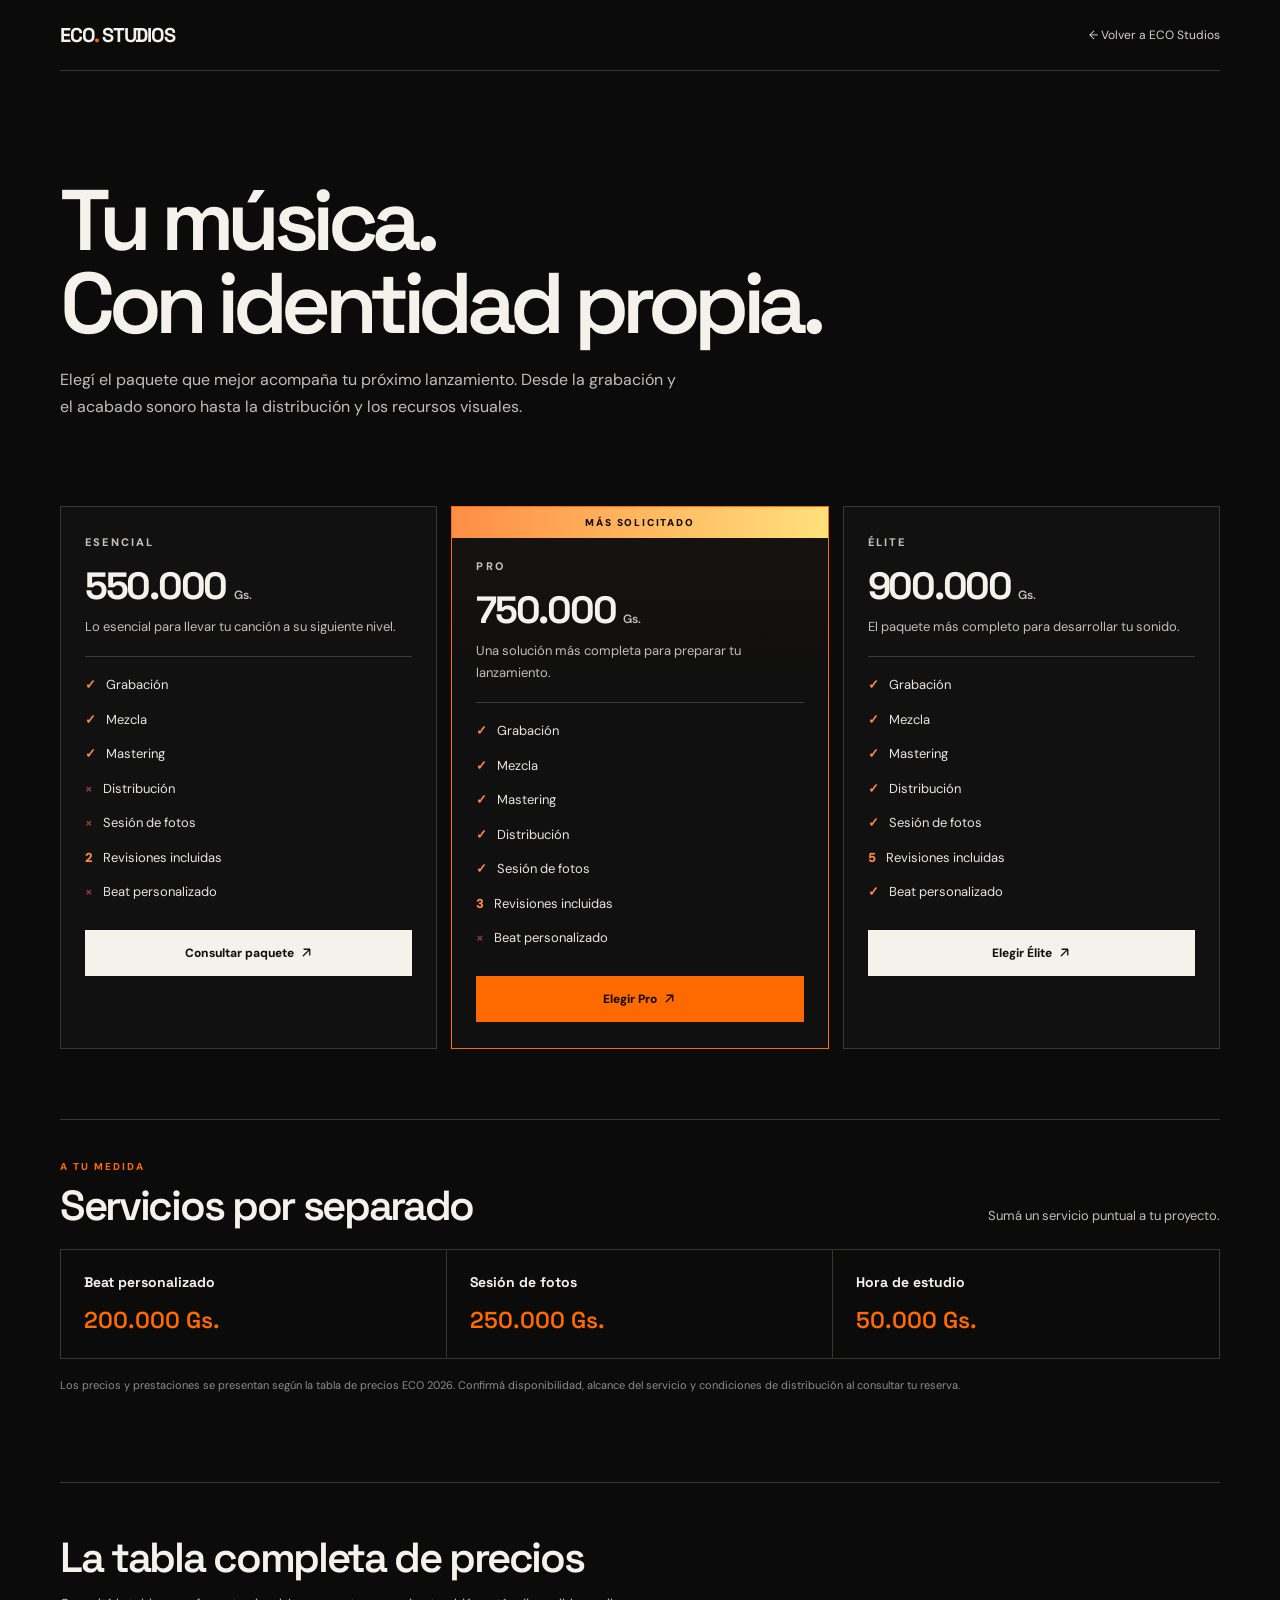
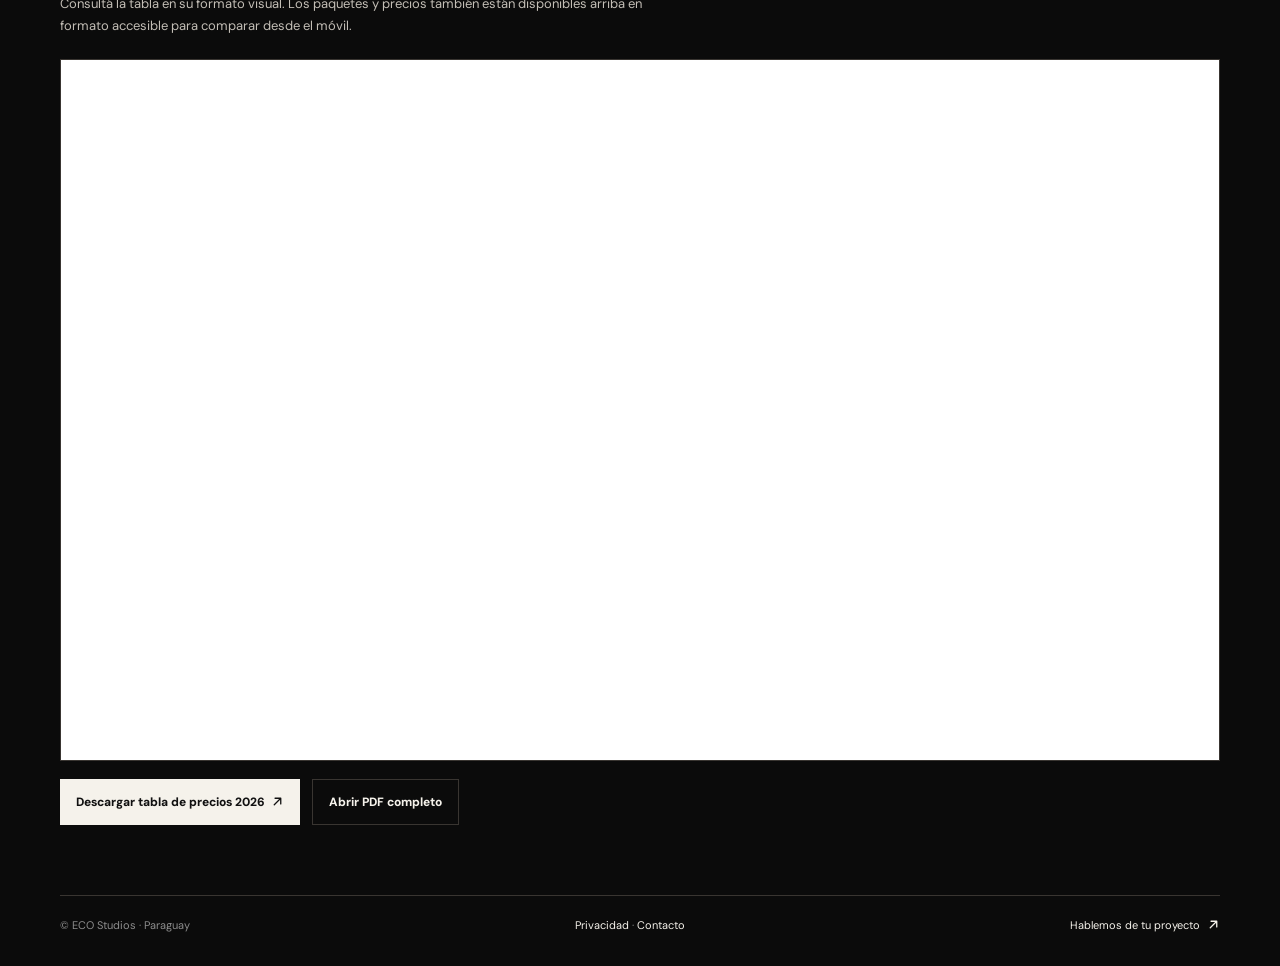
<file: precios.html>
<!doctype html>
<html lang="es">
<head>
<meta charset="utf-8">
<meta name="viewport" content="width=device-width, initial-scale=1">
<meta name="theme-color" content="#0B0B0B">
<meta name="description" content="Conocé los paquetes de producción musical de ECO Studios: Esencial, Pro y Élite, además de servicios por separado.">
<link rel="canonical" href="https://martingfilippi-dotcom.github.io/eco-studios/precios.html">
<link rel="icon" type="image/svg+xml" href="favicon.svg">
<title>Planes y precios — ECO Studios</title>
<link rel="preconnect" href="https://fonts.googleapis.com">
<link rel="preconnect" href="https://fonts.gstatic.com" crossorigin>
<link href="https://fonts.googleapis.com/css2?family=DM+Sans:wght@400;500;600;700&family=Space+Grotesk:wght@400;500;600;700&display=swap" rel="stylesheet">
<style>
:root{color-scheme:dark;--bg:#0b0b0b;--paper:#f5f2eb;--orange:#ff6a00;--muted:#aaa69f;--line:rgba(245,242,235,.16)}
*{box-sizing:border-box}html{scroll-behavior:smooth}body{margin:0;background:var(--bg);color:var(--paper);font-family:"DM Sans",sans-serif}a{color:inherit}.wrap{width:min(1160px,calc(100% - 40px));margin:auto}.topbar{border-bottom:1px solid var(--line);padding:22px 0;display:flex;align-items:center;justify-content:space-between;gap:18px}.brand{font:700 20px "Space Grotesk",sans-serif;letter-spacing:-.06em;text-decoration:none}.brand span{color:var(--orange)}.back{font-size:12px;text-decoration:none;color:#d5d0c7}.back:hover{color:var(--orange)}.hero{padding:clamp(56px,9vw,108px) 0 38px}.eyebrow{font-size:10px;font-weight:800;letter-spacing:.2em;text-transform:uppercase;color:var(--orange)}h1{font:600 clamp(42px,8vw,86px)/.96 "Space Grotesk",sans-serif;letter-spacing:-.075em;max-width:850px;margin:18px 0 22px}.intro{max-width:620px;color:#c3beb6;line-height:1.7;font-size:16px}.plans{display:grid;grid-template-columns:repeat(3,minmax(0,1fr));gap:14px;padding:32px 0 70px}.plan{position:relative;border:1px solid rgba(245,242,235,.17);background:#111;padding:28px 24px 26px;display:flex;flex-direction:column;min-width:0}.plan.pro{border-color:var(--orange);background:linear-gradient(180deg,#17120f,#101010 35%)}.ribbon{position:absolute;top:0;left:0;right:0;text-align:center;background:linear-gradient(90deg,#ff8d46,#ffe17a);color:#17110c;font-size:10px;font-weight:900;letter-spacing:.18em;padding:9px}.plan.pro .plan-name{margin-top:24px}.plan-name{font-size:11px;letter-spacing:.2em;font-weight:800;color:#c6c1b8}.price{font:700 clamp(28px,3vw,38px)/1.1 "Space Grotesk",sans-serif;letter-spacing:-.06em;margin:17px 0 8px}.price small{font:600 12px "DM Sans",sans-serif;letter-spacing:0;color:#c6c1b8}.rule{height:1px;background:var(--line);margin:18px 0}.features{list-style:none;padding:0;margin:0;display:grid;gap:15px}.features li{display:flex;align-items:flex-start;gap:10px;font-size:13px;line-height:1.5;color:#e9e5de}.yes{color:#ff8a47;font-weight:900}.no{color:#8d3434;font-weight:900}.count{display:inline-flex;align-items:center;justify-content:center;border:1px solid var(--line);padding:3px 8px;border-radius:99px;font-size:11px;font-weight:800}.plan-cta{display:flex;align-items:center;justify-content:center;min-height:46px;margin-top:28px;padding:12px 15px;background:var(--paper);color:#111;text-decoration:none;font-size:12px;font-weight:800;transition:background .2s}.pro .plan-cta{background:var(--orange);color:#100d0a}.plan-cta:hover{background:#fff}.extras{border-top:1px solid var(--line);padding:40px 0 76px}.extras-head{display:flex;align-items:end;justify-content:space-between;gap:20px;margin-bottom:22px}.extras h2{font:600 clamp(28px,4vw,42px)/1 "Space Grotesk",sans-serif;letter-spacing:-.055em;margin:12px 0 0}.extras-grid{display:grid;grid-template-columns:repeat(3,minmax(0,1fr));border:1px solid var(--line)}.extra{padding:23px;border-right:1px solid var(--line)}.extra:last-child{border:0}.extra h3{font-size:14px;margin:0 0 14px}.extra p{font:600 23px "Space Grotesk",sans-serif;margin:0;color:var(--orange)}.note{font-size:11px;line-height:1.6;color:var(--muted);margin-top:18px}.pdf-section{border-top:1px solid var(--line);padding:42px 0 70px}.pdf-section h2{font:600 clamp(28px,4vw,42px)/1 "Space Grotesk",sans-serif;letter-spacing:-.055em;margin:12px 0 14px}.pdf-section .intro{font-size:13px;margin:0 0 22px}.pdf-frame{display:block;width:100%;height:min(78vh,780px);min-height:380px;border:1px solid var(--line);background:#f5f2eb}.pdf-actions{display:flex;gap:12px;flex-wrap:wrap;margin-top:18px}.pdf-actions a{display:inline-flex;align-items:center;justify-content:center;min-height:46px;padding:12px 16px;background:var(--paper);color:#111;text-decoration:none;font-size:12px;font-weight:800}.pdf-actions a.secondary{border:1px solid var(--line);background:transparent;color:var(--paper)}.footer{border-top:1px solid var(--line);padding:22px 0 34px;display:flex;justify-content:space-between;gap:16px;color:var(--muted);font-size:11px}.footer a{color:var(--paper);text-decoration:none}
@media(max-width:800px){.plans{grid-template-columns:1fr;max-width:540px;margin:auto;padding-top:20px}.plan{padding:25px 22px}.price{font-size:36px}.extras-grid{grid-template-columns:1fr}.extra{border-right:0;border-bottom:1px solid var(--line)}.extra:last-child{border-bottom:0}.extras-head{align-items:start;flex-direction:column}.footer{flex-direction:column}.wrap{width:min(100% - 30px,1160px)}}
@media(prefers-reduced-motion:reduce){html{scroll-behavior:auto}*{transition:none!important}}

/* Keep the page title aligned after removing the eyebrow label. */
.hero h1{margin-top:0}
.pdf-frame{background:var(--bg)}
.arrow-icon{display:inline-block;width:13px;height:13px;margin-left:4px;vertical-align:-2px;fill:none;stroke:currentColor;stroke-width:1.6;stroke-linecap:round;stroke-linejoin:round;flex:0 0 auto}.plan-cta,.pdf-actions a,.footer a{gap:2px}
</style>
</head>
<body>
<header class="wrap topbar"><a class="brand" href="index.html" aria-label="ECO Studios inicio">ECO<span>.</span> STUDIOS</a><a class="back" href="index.html">← Volver a ECO Studios</a></header>
<main class="wrap">
<section class="hero"><h1>Tu música.<br>Con identidad propia.</h1><p class="intro">Elegí el paquete que mejor acompaña tu próximo lanzamiento. Desde la grabación y el acabado sonoro hasta la distribución y los recursos visuales.</p></section>
<section class="plans" aria-label="Paquetes de producción musical">
<article class="plan"><div class="plan-name">ESENCIAL</div><div class="price">550.000 <small>Gs.</small></div><p class="intro" style="font-size:13px;margin:0">Lo esencial para llevar tu canción a su siguiente nivel.</p><div class="rule"></div><ul class="features"><li><span class="yes">✓</span> Grabación</li><li><span class="yes">✓</span> Mezcla</li><li><span class="yes">✓</span> Mastering</li><li><span class="no">×</span> Distribución</li><li><span class="no">×</span> Sesión de fotos</li><li><span class="yes">2</span> Revisiones incluidas</li><li><span class="no">×</span> Beat personalizado</li></ul><a class="plan-cta" href="index.html#contacto">Consultar paquete <svg class="arrow-icon" viewBox="0 0 16 16" aria-hidden="true" focusable="false"><path d="M4 12 12 4M5 4h7v7"/></svg></a></article>
<article class="plan pro"><div class="ribbon">MÁS SOLICITADO</div><div class="plan-name">PRO</div><div class="price">750.000 <small>Gs.</small></div><p class="intro" style="font-size:13px;margin:0">Una solución más completa para preparar tu lanzamiento.</p><div class="rule"></div><ul class="features"><li><span class="yes">✓</span> Grabación</li><li><span class="yes">✓</span> Mezcla</li><li><span class="yes">✓</span> Mastering</li><li><span class="yes">✓</span> Distribución</li><li><span class="yes">✓</span> Sesión de fotos</li><li><span class="yes">3</span> Revisiones incluidas</li><li><span class="no">×</span> Beat personalizado</li></ul><a class="plan-cta" href="index.html#contacto">Elegir Pro <svg class="arrow-icon" viewBox="0 0 16 16" aria-hidden="true" focusable="false"><path d="M4 12 12 4M5 4h7v7"/></svg></a></article>
<article class="plan elite"><div class="plan-name">ÉLITE</div><div class="price">900.000 <small>Gs.</small></div><p class="intro" style="font-size:13px;margin:0">El paquete más completo para desarrollar tu sonido.</p><div class="rule"></div><ul class="features"><li><span class="yes">✓</span> Grabación</li><li><span class="yes">✓</span> Mezcla</li><li><span class="yes">✓</span> Mastering</li><li><span class="yes">✓</span> Distribución</li><li><span class="yes">✓</span> Sesión de fotos</li><li><span class="yes">5</span> Revisiones incluidas</li><li><span class="yes">✓</span> Beat personalizado</li></ul><a class="plan-cta" href="index.html#contacto">Elegir Élite <svg class="arrow-icon" viewBox="0 0 16 16" aria-hidden="true" focusable="false"><path d="M4 12 12 4M5 4h7v7"/></svg></a></article>
</section>
<section class="extras"><div class="extras-head"><div><div class="eyebrow">A tu medida</div><h2>Servicios por separado</h2></div><p class="intro" style="font-size:13px;margin:0">Sumá un servicio puntual a tu proyecto.</p></div><div class="extras-grid"><article class="extra"><h3>Beat personalizado</h3><p>200.000 Gs.</p></article><article class="extra"><h3>Sesión de fotos</h3><p>250.000 Gs.</p></article><article class="extra"><h3>Hora de estudio</h3><p>50.000 Gs.</p></article></div><p class="note">Los precios y prestaciones se presentan según la tabla de precios ECO 2026. Confirmá disponibilidad, alcance del servicio y condiciones de distribución al consultar tu reserva.</p></section>
<section class="pdf-section" aria-labelledby="original-pdf-title"><h2 id="original-pdf-title">La tabla completa de precios</h2><p class="intro">Consultá la tabla en su formato visual. Los paquetes y precios también están disponibles arriba en formato accesible para comparar desde el móvil.</p><iframe class="pdf-frame" src="https://d2ol7oe51mr4n9.cloudfront.net/user_3K6TUIpdwDjoRVmxX2NnzXnds1k/bfd8c4b4-9a81-4741-97a1-c698a92f329b.pdf" title="Tabla de precios ECO Studios 2026" loading="lazy"></iframe><div class="pdf-actions"><a href="https://d2ol7oe51mr4n9.cloudfront.net/user_3K6TUIpdwDjoRVmxX2NnzXnds1k/bfd8c4b4-9a81-4741-97a1-c698a92f329b.pdf" download>Descargar tabla de precios 2026 <svg class="arrow-icon" viewBox="0 0 16 16" aria-hidden="true" focusable="false"><path d="M4 12 12 4M5 4h7v7"/></svg></a><a class="secondary" href="https://d2ol7oe51mr4n9.cloudfront.net/user_3K6TUIpdwDjoRVmxX2NnzXnds1k/bfd8c4b4-9a81-4741-97a1-c698a92f329b.pdf" target="_blank" rel="noopener noreferrer">Abrir PDF completo</a></div></section>
</main>
<footer class="wrap footer"><span>© ECO Studios · Paraguay</span><nav aria-label="Enlaces legales y de contacto"><a href="privacidad.html">Privacidad</a> · <a href="mailto:ecostudiosparaguay@gmail.com">Contacto</a></nav><a href="index.html#contacto">Hablemos de tu proyecto <svg class="arrow-icon" viewBox="0 0 16 16" aria-hidden="true" focusable="false"><path d="M4 12 12 4M5 4h7v7"/></svg></a></footer>
<script src="site-config.js?v=20261026-contact-icons-v10" defer></script>
</body></html>
</file>
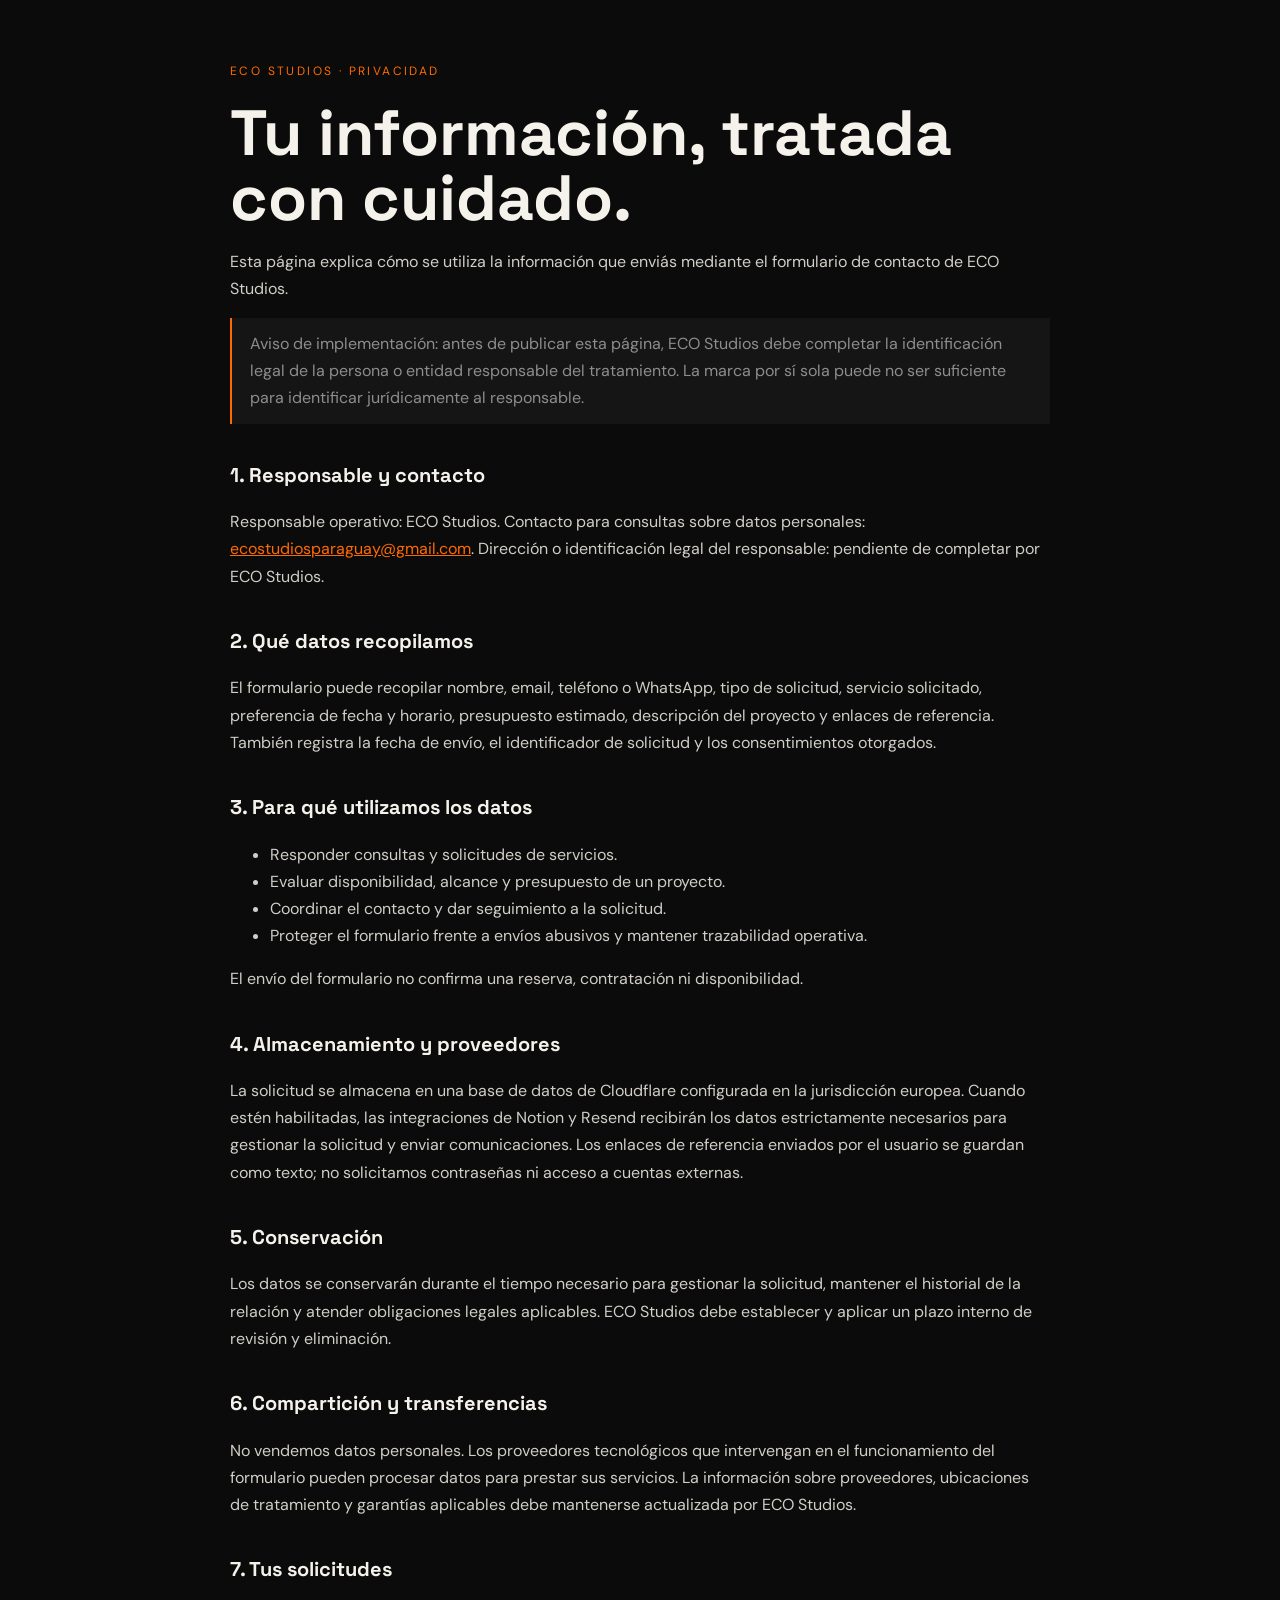
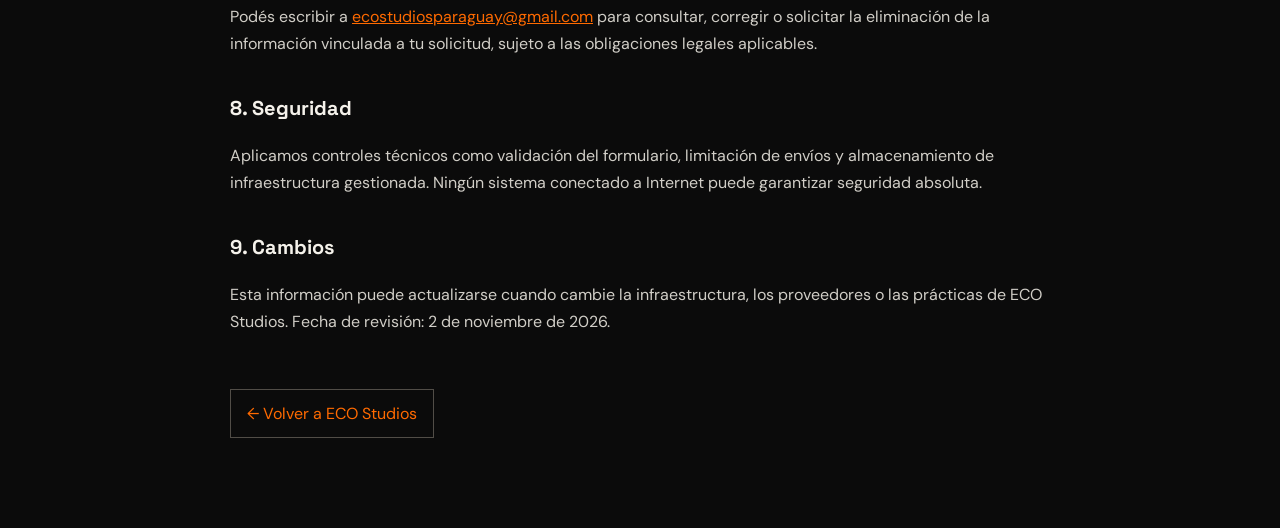
<file: privacidad.html>
<!doctype html>
<html lang="es">
<head>
  <meta charset="utf-8">
  <meta name="viewport" content="width=device-width, initial-scale=1">
  <meta name="robots" content="noindex,follow">
  <meta name="description" content="Información sobre el uso y la protección de datos personales en el formulario de contacto de ECO Studios.">
  <link rel="canonical" href="https://martingfilippi-dotcom.github.io/eco-studios/privacidad.html">
  <title>Privacidad · ECO Studios</title>
  <script src="site-config.js" defer></script>
  <style>
    :root{color-scheme:dark;--bg:#0B0B0B;--paper:#F5F2EB;--orange:#FF6A00;--muted:#aaa69f}
    *{box-sizing:border-box}body{margin:0;background:var(--bg);color:var(--paper);font:16px/1.7 Inter,Arial,sans-serif}
    main{width:min(820px,calc(100% - 40px));margin:0 auto;padding:56px 0 90px}
    a{color:var(--orange)}.eyebrow{letter-spacing:.2em;color:var(--orange);font-size:12px}h1{font-size:clamp(36px,7vw,64px);line-height:1.02;margin:18px 0 12px}h2{font-size:20px;margin-top:34px}p,li{color:#d1cec7}.back{display:inline-block;margin-top:38px;text-decoration:none;border:1px solid #514d47;padding:10px 16px}
    .notice{border-left:2px solid var(--orange);padding:12px 18px;background:#151515;color:var(--muted)}
  </style>
</head>
<body><main>
  <span class="eyebrow">ECO STUDIOS · PRIVACIDAD</span>
  <h1>Tu información, tratada con cuidado.</h1>
  <p>Esta página explica cómo se utiliza la información que enviás mediante el formulario de contacto de ECO Studios.</p>
  <div class="notice">Aviso de implementación: antes de publicar esta página, ECO Studios debe completar la identificación legal de la persona o entidad responsable del tratamiento. La marca por sí sola puede no ser suficiente para identificar jurídicamente al responsable.</div>
  <h2>1. Responsable y contacto</h2>
  <p>Responsable operativo: ECO Studios. Contacto para consultas sobre datos personales: <a href="mailto:ecostudiosparaguay@gmail.com">ecostudiosparaguay@gmail.com</a>. Dirección o identificación legal del responsable: pendiente de completar por ECO Studios.</p>
  <h2>2. Qué datos recopilamos</h2>
  <p>El formulario puede recopilar nombre, email, teléfono o WhatsApp, tipo de solicitud, servicio solicitado, preferencia de fecha y horario, presupuesto estimado, descripción del proyecto y enlaces de referencia. También registra la fecha de envío, el identificador de solicitud y los consentimientos otorgados.</p>
  <h2>3. Para qué utilizamos los datos</h2>
  <ul><li>Responder consultas y solicitudes de servicios.</li><li>Evaluar disponibilidad, alcance y presupuesto de un proyecto.</li><li>Coordinar el contacto y dar seguimiento a la solicitud.</li><li>Proteger el formulario frente a envíos abusivos y mantener trazabilidad operativa.</li></ul>
  <p>El envío del formulario no confirma una reserva, contratación ni disponibilidad.</p>
  <h2>4. Almacenamiento y proveedores</h2>
  <p>La solicitud se almacena en una base de datos de Cloudflare configurada en la jurisdicción europea. Cuando estén habilitadas, las integraciones de Notion y Resend recibirán los datos estrictamente necesarios para gestionar la solicitud y enviar comunicaciones. Los enlaces de referencia enviados por el usuario se guardan como texto; no solicitamos contraseñas ni acceso a cuentas externas.</p>
  <h2>5. Conservación</h2>
  <p>Los datos se conservarán durante el tiempo necesario para gestionar la solicitud, mantener el historial de la relación y atender obligaciones legales aplicables. ECO Studios debe establecer y aplicar un plazo interno de revisión y eliminación.</p>
  <h2>6. Compartición y transferencias</h2>
  <p>No vendemos datos personales. Los proveedores tecnológicos que intervengan en el funcionamiento del formulario pueden procesar datos para prestar sus servicios. La información sobre proveedores, ubicaciones de tratamiento y garantías aplicables debe mantenerse actualizada por ECO Studios.</p>
  <h2>7. Tus solicitudes</h2>
  <p>Podés escribir a <a href="mailto:ecostudiosparaguay@gmail.com">ecostudiosparaguay@gmail.com</a> para consultar, corregir o solicitar la eliminación de la información vinculada a tu solicitud, sujeto a las obligaciones legales aplicables.</p>
  <h2>8. Seguridad</h2>
  <p>Aplicamos controles técnicos como validación del formulario, limitación de envíos y almacenamiento de infraestructura gestionada. Ningún sistema conectado a Internet puede garantizar seguridad absoluta.</p>
  <h2>9. Cambios</h2>
  <p>Esta información puede actualizarse cuando cambie la infraestructura, los proveedores o las prácticas de ECO Studios. Fecha de revisión: 2 de noviembre de 2026.</p>
  <a class="back" href="index.html#contacto">← Volver a ECO Studios</a>
</main></body></html>
</file>
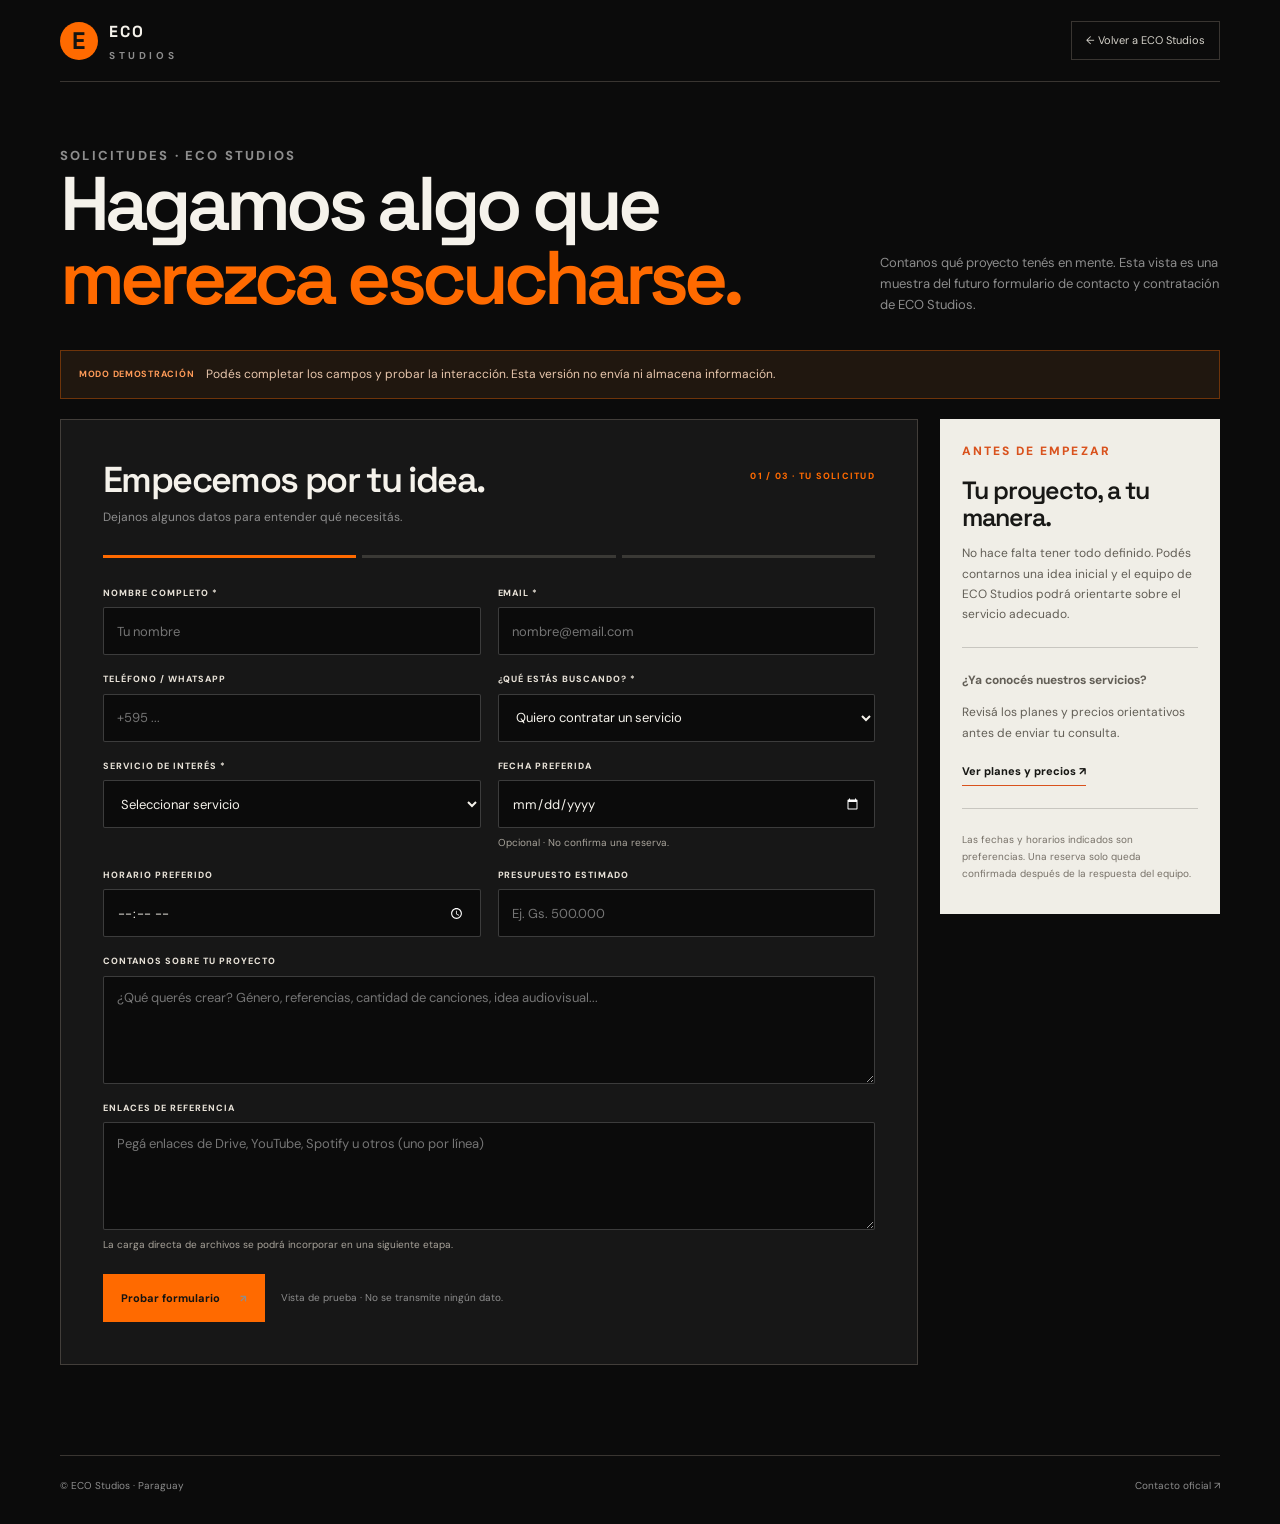
<file: solicitudes.html>
<!doctype html>
<html lang="es">
<head>
<meta charset="utf-8">
<meta name="viewport" content="width=device-width, initial-scale=1">
<meta name="theme-color" content="#0B0B0B">
<meta name="description" content="Solicitudes y consultas para proyectos musicales y audiovisuales de ECO Studios.">
<link rel="canonical" href="https://martingfilippi-dotcom.github.io/eco-studios/solicitudes.html">
<title>Solicitudes — ECO Studios</title>
<link rel="preconnect" href="https://fonts.googleapis.com">
<link rel="preconnect" href="https://fonts.gstatic.com" crossorigin>
<link href="https://fonts.googleapis.com/css2?family=DM+Sans:wght@400;500;600;700&family=Space+Grotesk:wght@400;500;600;700&display=swap" rel="stylesheet">
<style>
:root{color-scheme:dark;--bg:#0b0b0b;--paper:#f5f2eb;--orange:#ff6a00;--muted:#aaa69f;--line:rgba(245,242,235,.16);--panel:#171715}
*{box-sizing:border-box}html{scroll-behavior:smooth}body{margin:0;background:var(--bg);color:var(--paper);font-family:"DM Sans",sans-serif;line-height:1.6}a{color:inherit;text-decoration:none}.wrap{width:min(1160px,calc(100% - 40px));margin:auto}
header{height:82px;border-bottom:1px solid var(--line);display:flex;align-items:center;justify-content:space-between;gap:18px}.brand{display:flex;align-items:center;gap:11px;font-family:"Space Grotesk",sans-serif;font-weight:700;letter-spacing:.12em}.mark{width:38px;height:38px;display:grid;place-items:center;background:var(--orange);color:#151411;border-radius:50%;font-size:24px}.brand small{display:block;color:var(--muted);font:700 10px "DM Sans",sans-serif;letter-spacing:.36em;margin-top:4px}.back{font-size:11px;color:#d4d1c9;border:1px solid var(--line);padding:10px 14px}.back:hover{border-color:var(--orange);color:var(--orange)}
main{padding:64px 0 90px}.eyebrow{font-size:10px;font-weight:800;letter-spacing:.17em;color:var(--orange);margin:0 0 16px}.intro{display:flex;justify-content:space-between;gap:32px;align-items:end;margin-bottom:34px}.intro h1{font:600 clamp(42px,6vw,76px)/.98 "Space Grotesk",sans-serif;letter-spacing:-.065em;margin:0;max-width:720px}.intro h1 span{color:var(--orange)}.intro p{max-width:340px;color:var(--muted);font-size:13px;margin:0}
.demo-note{display:flex;align-items:center;gap:12px;padding:14px 18px;margin-bottom:20px;background:#20170f;border:1px solid rgba(255,106,0,.35);color:#e8c7ad;font-size:12px}.demo-note b{color:#ff9b58;letter-spacing:.08em;font-size:9px;white-space:nowrap}
.layout{display:grid;grid-template-columns:minmax(0,1fr) 280px;gap:22px;align-items:start}.form-card{background:var(--panel);border:1px solid var(--line);padding:clamp(20px,4vw,42px)}.form-top{display:flex;justify-content:space-between;gap:18px;align-items:flex-start;margin-bottom:28px}.form-top h2{font:600 clamp(25px,3vw,36px)/1.05 "Space Grotesk",sans-serif;letter-spacing:-.045em;margin:0 0 8px}.form-top p{font-size:12px;color:var(--muted);margin:0}.step{font-size:9px;color:var(--orange);font-weight:800;letter-spacing:.14em;white-space:nowrap;padding-top:7px}
.progress{display:flex;gap:6px;margin:0 0 28px}.progress i{height:3px;flex:1;background:#3a3935}.progress i:first-child{background:var(--orange)}
form{display:grid;grid-template-columns:1fr 1fr;gap:17px}.field{display:flex;flex-direction:column;gap:7px;min-width:0}.field.full{grid-column:1/-1}label,.legend{font-size:9px;font-weight:800;letter-spacing:.11em;color:#e8e2d8}.field input,.field select,.field textarea{width:100%;min-height:48px;border:1px solid rgba(255,255,255,.2);border-radius:2px;padding:12px 13px;background:#0b0b0b;color:var(--paper);font:13px "DM Sans",sans-serif}.field textarea{min-height:108px;resize:vertical}.field input:focus,.field select:focus,.field textarea:focus{outline:2px solid var(--orange);outline-offset:1px}.help{font-size:10px;color:#a9a49b}.actions{grid-column:1/-1;display:flex;align-items:center;gap:16px;flex-wrap:wrap;margin-top:4px}.submit{display:inline-flex;align-items:center;gap:20px;min-height:48px;padding:12px 18px;background:var(--orange);color:#151411;border:0;font:700 11px "DM Sans",sans-serif;cursor:pointer}.submit:hover{background:#ff8333}.actions span{font-size:10px;color:var(--muted)}.result{grid-column:1/-1;padding:16px;border:1px solid rgba(255,106,0,.45);background:rgba(255,106,0,.08);font-size:12px;color:var(--paper)}.result[hidden]{display:none}
.side{padding:22px;background:#f0eee7;color:#181816}.side .eyebrow{color:#d9521d}.side h3{font:600 25px/1.08 "Space Grotesk",sans-serif;letter-spacing:-.04em;margin:0 0 12px}.side p{font-size:12px;color:#625e56;line-height:1.7}.side a{display:inline-block;color:#171714;font-size:11px;font-weight:800;border-bottom:1px solid #d9521d;padding-bottom:4px;margin-top:8px}.side hr{border:0;border-top:1px solid rgba(20,20,18,.18);margin:22px 0}.side .tiny{font-size:10px;color:#777168}
footer{border-top:1px solid var(--line);padding:22px 0 30px;display:flex;justify-content:space-between;gap:16px;flex-wrap:wrap;color:var(--muted);font-size:10px}
@media(max-width:800px){.layout{grid-template-columns:1fr}.side{order:2}.intro{display:block}.intro p{margin-top:18px;max-width:540px}main{padding-top:44px}}
@media(max-width:560px){.wrap{width:min(100% - 30px,1160px)}header{height:70px}.mark{width:34px;height:34px;font-size:21px}.brand{font-size:14px}.back{font-size:9px;padding:9px}.intro h1{font-size:clamp(42px,13vw,62px)}.form-top{flex-direction:column;gap:10px}form{grid-template-columns:1fr}.field.full,.actions,.result{grid-column:1}.actions .submit{width:100%;justify-content:space-between}}
</style>
</head>
<body>
<div class="wrap">
<header><a class="brand" href="index.html"><span class="mark">E</span><span>ECO<small>STUDIOS</small></span></a><a class="back" href="index.html">← Volver a ECO Studios</a></header>
<main>
<div class="intro"><div><p class="eyebrow">SOLICITUDES · ECO STUDIOS</p><h1>Hagamos algo que<br><span>merezca escucharse.</span></h1></div><p>Contanos qué proyecto tenés en mente. Esta vista es una muestra del futuro formulario de contacto y contratación de ECO Studios.</p></div>
<div class="demo-note"><b>MODO DEMOSTRACIÓN</b><span>Podés completar los campos y probar la interacción. Esta versión no envía ni almacena información.</span></div>
<div class="layout">
<section class="form-card" aria-labelledby="form-title">
<div class="form-top"><div><h2 id="form-title">Empecemos por tu idea.</h2><p>Dejanos algunos datos para entender qué necesitás.</p></div><span class="step">01 / 03 · TU SOLICITUD</span></div>
<div class="progress" aria-hidden="true"><i></i><i></i><i></i></div>
<form id="demo-form">
<div class="field"><label for="name">NOMBRE COMPLETO *</label><input id="name" name="name" autocomplete="name" placeholder="Tu nombre" required></div>
<div class="field"><label for="email">EMAIL *</label><input id="email" name="email" type="email" autocomplete="email" placeholder="nombre@email.com" required></div>
<div class="field"><label for="phone">TELÉFONO / WHATSAPP</label><input id="phone" name="phone" autocomplete="tel" placeholder="+595 ..."></div>
<div class="field"><label for="kind">¿QUÉ ESTÁS BUSCANDO? *</label><select id="kind" name="kind"><option value="service">Quiero contratar un servicio</option><option value="contact">Solo quiero que me contacten</option></select></div>
<div class="field" id="service-field"><label for="service">SERVICIO DE INTERÉS *</label><select id="service" name="service"><option value="">Seleccionar servicio</option><option>Producción de beat</option><option>Producción completa de canción</option><option>Plan Esencial</option><option>Plan Pro</option><option>Plan Élite</option><option>Beat personalizado</option><option>Sesión de fotos</option><option>Hora de estudio</option><option>Videoclip / audiovisual</option><option>Booking / eventos</option><option>Otro</option></select></div>
<div class="field"><label for="date">FECHA PREFERIDA</label><input id="date" type="date"><span class="help">Opcional · No confirma una reserva.</span></div>
<div class="field"><label for="time">HORARIO PREFERIDO</label><input id="time" type="time"></div>
<div class="field"><label for="budget">PRESUPUESTO ESTIMADO</label><input id="budget" placeholder="Ej. Gs. 500.000"></div>
<div class="field full"><label for="details">CONTANOS SOBRE TU PROYECTO</label><textarea id="details" placeholder="¿Qué querés crear? Género, referencias, cantidad de canciones, idea audiovisual..."></textarea></div>
<div class="field full"><label for="refs">ENLACES DE REFERENCIA</label><textarea id="refs" placeholder="Pegá enlaces de Drive, YouTube, Spotify u otros (uno por línea)"></textarea><span class="help">La carga directa de archivos se podrá incorporar en una siguiente etapa.</span></div>
<div class="actions"><button class="submit" type="submit">Probar formulario <span>↗</span></button><span>Vista de prueba · No se transmite ningún dato.</span></div>
<div class="result" id="result" role="status" aria-live="polite" hidden></div>
</form>
</section>
<aside class="side"><p class="eyebrow">ANTES DE EMPEZAR</p><h3>Tu proyecto, a tu manera.</h3><p>No hace falta tener todo definido. Podés contarnos una idea inicial y el equipo de ECO Studios podrá orientarte sobre el servicio adecuado.</p><hr><p><strong>¿Ya conocés nuestros servicios?</strong></p><p>Revisá los planes y precios orientativos antes de enviar tu consulta.</p><a href="precios.html">Ver planes y precios ↗</a><hr><p class="tiny">Las fechas y horarios indicados son preferencias. Una reserva solo queda confirmada después de la respuesta del equipo.</p></aside>
</div>
</main>
<footer><span>© ECO Studios · Paraguay</span><a href="index.html#contacto">Contacto oficial ↗</a></footer>
</div>
<script src="site-config.js?v=20261026-contact-icons-v10" defer></script>
<script>
(function(){
const kind=document.getElementById('kind'),wrap=document.getElementById('service-field'),service=document.getElementById('service'),form=document.getElementById('demo-form'),result=document.getElementById('result');
function update(){const contact=kind.value==='contact';wrap.hidden=contact;service.required=!contact;}
kind.addEventListener('change',update);update();
form.addEventListener('submit',function(event){event.preventDefault();if(!form.reportValidity())return;const name=document.getElementById('name').value.trim();result.hidden=false;result.textContent='¡Gracias, '+name+'! La demostración funciona correctamente. En la versión final, este paso enviará la solicitud al equipo de ECO Studios. Por ahora, ningún dato fue enviado ni guardado.';result.scrollIntoView({behavior:'smooth',block:'nearest'});});
})();
</script>
</body>
</html>
</file>
<file: styles.css>
/* Visible navigation back to the Paraguayan artists community */
.community-return-bar{
  position:relative;
  z-index:60;
  display:flex;
  align-items:center;
  justify-content:flex-start;
  width:100%;
  min-height:48px;
  padding:10px max(20px,calc((100vw - 1240px)/2));
  background:#1d1d19;
  border-bottom:1px solid rgba(255,255,255,.18);
}
.community-return-bar a{
  display:inline-flex;
  align-items:center;
  gap:9px;
  color:#f4b17e;
  font-family:"DM Sans",Arial,sans-serif;
  font-size:11px;
  line-height:1.4;
  font-weight:700;
  letter-spacing:.045em;
  text-decoration:none;
}
.community-return-bar a span{font-size:18px;line-height:1}
.community-return-bar a:hover{color:#fff}
@media(max-width:600px){
  .community-return-bar{min-height:46px;padding:10px 16px}
  .community-return-bar a{font-size:10px;letter-spacing:.015em}
}

:root{--bg:#0b0b0b;--panel:#171717;--panel-2:#24201d;--text:#f5f2eb;--muted:#b8b0a4;--line:rgba(217,201,181,.22);--orange:#ff6a00;--orange-2:#ff8333;--max:1280px;--eco-earth:#3a2418;--eco-sand:#d9c9b5;--eco-grey:#8d8d8d;--eco-red:#a21d1d}
*{box-sizing:border-box}
html{scroll-behavior:smooth;scroll-padding-top:88px}
body{margin:0;background:var(--bg);color:var(--text);font-family:"DM Sans",Arial,sans-serif;font-size:16px;line-height:1.65;-webkit-font-smoothing:antialiased}
img{display:block;width:100%;height:100%;object-fit:cover}
a{color:inherit;text-decoration:none}
button,a{-webkit-tap-highlight-color:transparent}
a:focus-visible,button:focus-visible{outline:2px solid var(--orange);outline-offset:4px}
.skip-link{position:absolute;left:-9999px;top:0;background:var(--orange);color:#111;padding:10px 14px;z-index:100}
.skip-link:focus{left:10px;top:10px}
.site-header{height:82px;padding:0 max(24px,calc((100vw - var(--max))/2));display:flex;align-items:center;justify-content:space-between;gap:18px;border-bottom:1px solid var(--line);position:sticky;top:0;z-index:50;background:rgba(16,16,15,.94);backdrop-filter:blur(16px)}
.back-to-communities{flex-shrink:0;border:1px solid var(--line);background:transparent;color:#d4d1c9;padding:9px 12px;font-size:10px;font-weight:700;letter-spacing:.03em;cursor:pointer;white-space:nowrap}.back-to-communities:hover{border-color:var(--orange);color:var(--orange-2)}
.brand{display:inline-flex;align-items:center;gap:11px;flex-shrink:0}
.brand-mark{width:38px;height:38px;display:grid;place-items:center;background:var(--orange);color:#151411;font-family:"Space Grotesk",sans-serif;font-size:24px;font-weight:700;line-height:1;border-radius:50%}
.brand-words{font-family:"Space Grotesk",sans-serif;font-size:17px;font-weight:700;letter-spacing:.12em;line-height:1.1}
.brand-words span{display:block;color:var(--muted);font-size:10px;letter-spacing:.36em;margin-top:5px}
.main-nav{display:flex;align-items:center;gap:clamp(18px,3vw,38px)}
.main-nav a{font-size:12px;letter-spacing:.05em;color:#d4d1c9;transition:color .2s}
.main-nav a:hover,.text-link:hover,.mini-link:hover{color:var(--orange-2)}
.main-nav .nav-cta{padding:10px 15px;border:1px solid var(--line);border-radius:2px;color:var(--text)}
.menu-toggle{display:none}
.hero{max-width:var(--max);margin:0 auto;padding:76px 24px 24px;display:grid;grid-template-columns:1.04fr .96fr;gap:clamp(28px,5vw,76px);align-items:center;min-height:570px}
.hero-copy{padding:14px 0 28px}
.eyebrow,.section-kicker,.hero-foot,.release-type,.release-bottom,.story-label,.team-role,.copyright,.contact-links> a span{font-size:10px;letter-spacing:.15em;font-weight:700;color:var(--muted)}
.eyebrow{display:flex;align-items:center;gap:10px;margin:0 0 25px}
.pulse{width:7px;height:7px;background:var(--orange);border-radius:50%;box-shadow:0 0 0 5px rgba(255,106,43,.12)}
h1,h2,h3,p{margin-top:0}
h1,h2,h3{font-family:"Space Grotesk",sans-serif}
h1{font-size:clamp(58px,8vw,106px);line-height:.95;letter-spacing:-.075em;margin:0 0 26px;font-weight:600}
h1 span,h2 span{color:var(--orange)}
/* Keep configurable hero copy from widening the viewport on narrow screens. */
.hero h1 span{max-width:100%;overflow-wrap:anywhere;word-break:normal}
.hero-lede{max-width:460px;color:#c4c1b9;font-size:17px;line-height:1.7;margin-bottom:30px}
.hero-actions{display:flex;align-items:center;gap:24px;flex-wrap:wrap}
.button{min-height:46px;padding:12px 16px;display:inline-flex;align-items:center;justify-content:center;gap:20px;font-size:12px;font-weight:700;letter-spacing:.03em;border:1px solid transparent;transition:transform .2s,border-color .2s,background .2s}
.button:hover{transform:translateY(-2px)}
.button-orange{background:var(--orange);color:#151411}
.button-orange:hover{background:var(--orange-2)}
.button-outline{border-color:var(--line);color:var(--text);white-space:nowrap}
.button-outline:hover{border-color:var(--orange);color:var(--orange)}
.text-link{display:inline-flex;gap:12px;align-items:center;font-size:12px;font-weight:700;letter-spacing:.03em}
.hero-art{position:relative;min-height:420px;height:clamp(420px,42vw,535px);overflow:hidden;background:#29231f}
.hero-art>img{object-position:center 38%;filter:saturate(.8)}
.hero-art:after{content:"";position:absolute;inset:0;background:linear-gradient(0deg,rgba(12,12,11,.64),transparent 45%),linear-gradient(90deg,rgba(255,106,43,.08),transparent)}
.hero-stamp{position:absolute;bottom:22px;left:22px;right:22px;z-index:1;display:flex;align-items:end;justify-content:space-between;border-top:1px solid rgba(255,255,255,.6);padding-top:14px;font-size:9px;letter-spacing:.14em;font-weight:700}
.hero-stamp span:first-child{font-family:"Space Grotesk",sans-serif;font-size:36px;letter-spacing:-.05em;color:var(--orange)}
.hero-foot{grid-column:1/-1;display:flex;justify-content:space-between;align-items:center;border-top:1px solid var(--line);padding-top:17px;margin-top:2px;font-size:9px}
.hero-foot a{font-size:24px;color:var(--orange);line-height:1}
.section-pad{padding:90px max(24px,calc((100vw - var(--max))/2))}
.intro{background:#f0eee7;color:#181816}
.section-kicker{display:flex;justify-content:space-between;gap:20px;padding-bottom:18px;border-bottom:1px solid currentColor;opacity:.8;font-size:9px}
.intro-grid{display:grid;grid-template-columns:1fr .78fr;gap:10%;padding:54px 0 48px}
h2{font-size:clamp(38px,5vw,64px);line-height:1.02;letter-spacing:-.065em;font-weight:600;margin:0}
.intro h2 span{color:#d9521d}
.intro-body{max-width:490px}
.intro-body p{font-size:14px;color:#55534c;line-height:1.8}
.intro-body .large-copy,.large-copy{font-family:"Space Grotesk",sans-serif;font-size:21px;line-height:1.4;color:inherit;letter-spacing:-.025em}
.intro-body .text-link{color:#171714;margin-top:6px}
.value-strip{border-top:1px solid rgba(20,20,18,.18);padding-top:22px;display:grid;grid-template-columns:repeat(4,1fr);gap:18px}
.value-strip div{display:flex;gap:13px;align-items:center}
.value-strip strong{font-family:"Space Grotesk",sans-serif;color:#d9521d;font-size:24px}
.value-strip span{font-size:9px;font-weight:700;letter-spacing:.1em}
.artists,.music,.curiosities{background:var(--bg)}
.section-heading{display:flex;justify-content:space-between;align-items:end;gap:36px;padding:48px 0 36px}
.section-heading>p{max-width:390px;color:var(--muted);font-size:13px;line-height:1.8;margin:0}
.artist-grid{display:grid;grid-template-columns:repeat(3,minmax(0,1fr));gap:34px 18px}
.artist-card{min-width:0}
.artist-photo{display:block;position:relative;aspect-ratio:4/4.6;overflow:hidden;background:var(--panel-2)}
.artist-photo img{transition:transform .45s ease;filter:saturate(.78)}
.artist-photo:hover img{transform:scale(1.04)}
.photo-index{position:absolute;left:14px;top:14px;background:rgba(16,16,15,.72);padding:5px 8px;font-size:10px;letter-spacing:.08em}
.photo-arrow{position:absolute;right:14px;bottom:14px;width:36px;height:36px;border-radius:50%;display:grid;place-items:center;background:var(--orange);color:#161411;font-size:19px}
.artist-meta{display:flex;justify-content:space-between;align-items:center;gap:10px;padding-top:14px}
.artist-meta h3{font-size:19px;letter-spacing:-.03em;margin:0 0 2px;overflow-wrap:anywhere}
.artist-meta p{font-size:11px;color:var(--muted);margin:0;line-height:1.5}
.mini-link{font-size:9px;letter-spacing:.08em;font-weight:700;color:var(--orange);white-space:nowrap}
.note{font-size:11px;line-height:1.7;color:var(--muted);border-left:2px solid var(--orange);padding-left:12px;margin:28px 0 0;max-width:850px}
.profiles{background:var(--panel);padding-top:82px;padding-bottom:82px}
.profile-list{padding-top:22px}
.profile-row{display:grid;grid-template-columns:42px minmax(0,1fr) auto;align-items:center;gap:24px;padding:25px 0;border-bottom:1px solid var(--line);scroll-margin-top:100px}
.profile-number{font-size:11px;color:var(--orange);font-weight:700;align-self:start;padding-top:5px}
.profile-row h3{font-size:25px;line-height:1.15;letter-spacing:-.04em;margin:0 0 7px}
.profile-row p{font-size:13px;line-height:1.75;color:#b8b5ad;max-width:720px;margin:0 0 12px}
.tag-row{display:flex;flex-wrap:wrap;gap:7px}
.tag-row span{font-size:9px;letter-spacing:.04em;border:1px solid var(--line);border-radius:20px;padding:4px 9px;color:#d4d1c9}
.music{background:#f0eee7;color:#181816}
.music .section-kicker{border-color:rgba(20,20,18,.2)}
.music .section-heading>p{color:#66635b}
.release-grid{display:grid;grid-template-columns:1.35fr 1fr 1fr;gap:14px}
.release-card{position:relative;display:flex;flex-direction:column;justify-content:end;min-height:270px;aspect-ratio:1.08;overflow:hidden;padding:20px;background:#292622;color:white}
.release-card:after{content:"";position:absolute;inset:0;background:linear-gradient(0deg,rgba(9,9,8,.9),rgba(9,9,8,.05) 90%)}
.release-card img{position:absolute;inset:0;transition:transform .5s ease;filter:saturate(.8)}
.release-card:hover img{transform:scale(1.04)}
.release-card>*:not(img){position:relative;z-index:1}
.release-main{grid-row:span 2;aspect-ratio:auto;min-height:554px}
.release-type{margin-bottom:9px;color:#e5e0d5;font-size:9px}
.release-title{font-family:"Space Grotesk",sans-serif;font-size:clamp(24px,3.2vw,43px);font-weight:600;letter-spacing:-.06em;line-height:1.02;margin-bottom:12px}
.release-bottom{border-top:1px solid rgba(255,255,255,.35);padding-top:12px;color:white;font-size:9px}
.music-note{display:flex;align-items:center;gap:18px;border-top:1px solid rgba(20,20,18,.2);margin-top:30px;padding-top:24px}
.music-note-mark{font-size:33px;color:#d9521d}
.music-note p{font-size:12px;color:#5e5b53;max-width:570px;margin:0 auto 0 0}
.music-note .text-link{color:#171714;white-space:nowrap}
.live-show{background:#20201d;color:var(--text)}
.live-show-grid{display:grid;grid-template-columns:.72fr 1.28fr;gap:clamp(28px,5vw,70px);align-items:center;padding-top:48px}
.live-show-copy .eyebrow{margin-bottom:22px}
.live-show-copy h2{margin-bottom:22px}
.live-show-copy h2 span{color:var(--orange)}
.live-show-copy .large-copy{font-family:\"Space Grotesk\",sans-serif;font-size:23px;letter-spacing:-.03em;margin:0 0 12px}
.live-show-copy>p:not(.eyebrow):not(.large-copy){font-size:13px;line-height:1.8;color:var(--muted);margin-bottom:24px}
.live-video-wrap{min-width:0}
.live-video{position:relative;width:100%;aspect-ratio:16/9;background:#080808;border:1px solid var(--line);box-shadow:0 24px 70px rgba(0,0,0,.3)}
.live-video iframe{position:absolute;inset:0;width:100%;height:100%;border:0}
.live-video-note{font-size:10px;line-height:1.6;color:var(--muted);margin:12px 0 0}
.audiovisual{background:#171715}
.av-grid{display:grid;grid-template-columns:1fr .9fr;gap:10%;align-items:center;padding-top:48px}
.av-grid>div:first-child>p{max-width:480px;color:var(--muted);font-size:13px;line-height:1.8}
.av-grid .large-copy{color:var(--text);font-size:22px;margin:24px 0 14px}
.av-grid .button{margin-top:12px}
.av-mosaic{position:relative;display:grid;grid-template-columns:1fr 1fr;gap:10px;min-width:0}
.av-mosaic img{aspect-ratio:3/4;min-height:200px}
.av-mosaic img:first-child{margin-top:34px}
.av-mosaic img:nth-child(2){margin-bottom:34px}
.av-caption{position:absolute;bottom:0;left:0;right:0;background:var(--orange);color:#181816;font-size:9px;font-weight:700;letter-spacing:.12em;padding:12px}
.story-grid{display:grid;grid-template-columns:repeat(3,minmax(0,1fr));gap:14px}
.story-card{min-height:270px;padding:23px;background:var(--panel);display:flex;flex-direction:column;align-items:flex-start}
.story-label{font-size:9px;color:var(--orange)}
.story-symbol{font-size:34px;color:var(--orange);margin:23px 0 13px;line-height:1}
.story-card h3{font-size:23px;letter-spacing:-.04em;line-height:1.13;margin:0 0 12px}
.story-card p{font-size:12px;line-height:1.75;color:var(--muted);margin:0 0 18px}
.story-card .text-link{margin-top:auto}
.story-pending{border:1px dashed rgba(255,106,43,.45);background:transparent}
.team{background:#f0eee7;color:#181816}
.team-grid{display:grid;grid-template-columns:1fr 1fr;gap:0 8%;padding-top:48px}
.team-grid>div:first-child{grid-row:span 2}
.team-grid>div:first-child p{color:#656158;font-size:14px;max-width:390px;margin-top:22px}
.team h2 span{color:#d9521d}
.team-member{display:flex;align-items:center;gap:14px;padding:20px 0;border-bottom:1px solid rgba(20,20,18,.2);min-width:0}
.team-avatar{width:44px;height:44px;flex-shrink:0;border-radius:50%;display:grid;place-items:center;background:#dfdcd3;color:#d9521d;font-family:"Space Grotesk",sans-serif;font-size:20px;font-weight:700}
.team-member h3{font-size:16px;margin:0 0 3px}
.team-member p{font-size:11px;color:#69665e;margin:0;line-height:1.5}
.team-member>a{margin-left:auto;font-size:20px}
.team-role{margin-left:auto;white-space:nowrap;color:#d9521d;font-size:8px}
.contact{background:var(--orange);color:#181411}
.contact .section-kicker{border-color:rgba(20,16,13,.3);color:#2d241e}
.contact-grid{display:grid;grid-template-columns:1fr .7fr;gap:10%;padding-top:48px}
.contact h2 span{color:#fff1e7}
.contact-grid>div:first-child p{max-width:440px;font-size:14px;line-height:1.8;color:#382a22;margin-top:22px}
.contact-links{display:flex;flex-direction:column}
.contact-links>a{display:flex;flex-direction:column;gap:7px;border-bottom:1px solid rgba(20,16,13,.28);padding:17px 0}
.contact-links>a:first-child{padding-top:0}
.contact-links> a span{color:#4a3024;font-size:9px}
.contact-links>a strong{font-family:"Space Grotesk",sans-serif;font-size:21px;letter-spacing:-.03em}
.contact-note{font-size:10px;line-height:1.7;color:#493226;margin:16px 0 0}
.site-footer{display:grid;grid-template-columns:1fr 1fr auto;align-items:center;gap:16px;padding:28px max(24px,calc((100vw - var(--max))/2));background:#10100f}
.site-footer>p{font-size:11px;color:var(--muted);margin:0}
.back-top{justify-self:end;font-size:9px;font-weight:700;letter-spacing:.1em}
.copyright{grid-column:1/-1;border-top:1px solid var(--line);padding-top:16px;font-size:8px}
@media(min-width:1440px){.hero{padding-top:88px}.section-pad{padding-top:100px;padding-bottom:100px}}
@media(max-width:900px){.site-header{height:72px;padding:0 22px}.main-nav{gap:15px}.main-nav a{font-size:11px}.hero{padding-top:54px;grid-template-columns:1fr 1fr;gap:28px}.hero-art{height:430px;min-height:0}.hero-lede{font-size:15px}.section-pad{padding-top:70px;padding-bottom:70px}.intro-grid{gap:6%}.artist-grid{grid-template-columns:repeat(2,minmax(0,1fr));gap:28px 16px}.artist-photo{aspect-ratio:4/4.4}.release-grid{grid-template-columns:1fr 1fr}.release-main{grid-row:span 2}.release-card{min-height:230px}.release-main{min-height:474px}.av-grid{gap:7%}.profile-row{gap:16px}.profile-row .button{font-size:10px;padding:10px}.story-card{padding:18px}}
@media(max-width:640px){html{scroll-padding-top:72px}.site-header{height:68px;padding:0 10px;gap:7px}.back-to-communities{padding:8px 7px;font-size:8px;letter-spacing:0}.brand-mark{width:34px;height:34px;font-size:21px}.brand-words{font-size:15px}.menu-toggle{display:flex;align-items:center;gap:4px;flex-direction:column;justify-content:center;border:1px solid var(--line);background:transparent;color:var(--text);width:44px;height:40px;position:relative}.menu-toggle span{width:17px;height:1px;background:var(--text);display:block}.menu-toggle b{font-size:7px;letter-spacing:.06em;font-weight:600;margin-top:2px}.main-nav{display:none;position:absolute;top:67px;left:0;right:0;padding:14px 18px 20px;background:#141412;border-bottom:1px solid var(--line);align-items:stretch;flex-direction:column;gap:0}.main-nav.is-open{display:flex}.main-nav a{padding:13px 2px;border-bottom:1px solid var(--line);font-size:13px}.main-nav .nav-cta{border:0;padding:13px 2px}.hero{padding:42px 18px 20px;display:flex;flex-direction:column;align-items:stretch;gap:25px;min-height:0}.hero-copy{padding:0}.eyebrow{font-size:8px;letter-spacing:.1em;margin-bottom:20px}h1{font-size:clamp(57px,17vw,82px);margin-bottom:20px}.hero-lede{font-size:15px;line-height:1.7;margin-bottom:23px}.hero-actions{gap:18px}.button{min-height:44px}.hero-art{height:auto;min-height:0;aspect-ratio:4/4.2}.hero-stamp{left:14px;right:14px;bottom:14px}.hero-stamp span:first-child{font-size:30px}.hero-foot{width:100%;font-size:7px;letter-spacing:.09em;gap:10px}.hero-foot span:nth-child(2){text-align:right}.section-pad{padding:58px 18px}.section-kicker{font-size:8px;letter-spacing:.1em;gap:10px}.section-kicker span:last-child{text-align:right}.intro-grid{display:block;padding:34px 0 32px}.intro h2,h2{font-size:clamp(37px,11vw,54px)}.intro-body{margin-top:26px}.intro-body .large-copy,.av-grid .large-copy{font-size:19px}.intro-body p{font-size:13px}.value-strip{grid-template-columns:1fr 1fr;gap:17px 10px}.value-strip div{gap:9px}.value-strip strong{font-size:20px}.value-strip span{font-size:8px}.section-heading{display:block;padding:34px 0 25px}.section-heading>p{font-size:12px;margin-top:18px}.artist-grid{gap:24px 10px}.artist-photo{aspect-ratio:3/4}.artist-meta{display:block;padding-top:10px}.artist-meta h3{font-size:16px;line-height:1.2;margin-bottom:3px}.artist-meta p{font-size:10px;min-height:30px}.mini-link{display:inline-block;margin-top:8px;font-size:8px;white-space:normal}.photo-index{top:8px;left:8px;font-size:8px;padding:4px 6px}.photo-arrow{width:29px;height:29px;right:8px;bottom:8px;font-size:15px}.profiles{padding-top:54px;padding-bottom:54px}.profile-list{padding-top:8px}.profile-row{grid-template-columns:26px minmax(0,1fr);gap:10px;padding:20px 0;align-items:start}.profile-number{font-size:10px}.profile-row h3{font-size:21px}.profile-row p{font-size:12px;line-height:1.7}.profile-row .button{grid-column:2;justify-self:start;margin-top:3px;min-height:40px;font-size:10px;padding:9px 12px}.tag-row span{font-size:8px}.release-grid{grid-template-columns:repeat(2,minmax(0,1fr));gap:9px}.release-card{min-width:0}.release-card{aspect-ratio:1/1.15;min-height:0;padding:12px}.release-main{grid-row:auto;grid-column:1/-1;aspect-ratio:1.05;min-height:0}.release-title{font-size:clamp(21px,6.5vw,34px)}.release-type,.release-bottom{font-size:7px;letter-spacing:.1em}.music-note{align-items:flex-start;flex-wrap:wrap;gap:10px}.music-note-mark{font-size:27px}.music-note p{width:calc(100% - 42px);font-size:11px}.music-note .text-link{margin-left:37px;white-space:normal}.live-show-grid{grid-template-columns:1fr;gap:26px;padding-top:34px}.live-show-copy .large-copy{font-size:20px}.live-show-copy>p:not(.eyebrow):not(.large-copy){font-size:12px}.live-video-note{font-size:9px}.av-grid{display:flex;flex-direction:column;gap:28px;padding-top:34px;align-items:stretch}.av-grid>div:first-child>p{font-size:12px}.av-mosaic{min-height:0}.av-mosaic img{min-height:0}.av-caption{font-size:8px;padding:10px}.story-grid{grid-template-columns:1fr;gap:10px}.story-card{min-height:0;padding:20px}.story-symbol{margin:17px 0 10px}.story-card h3{font-size:22px}.story-card p{font-size:12px}.team-grid{display:block;padding-top:34px}.team-grid>div:first-child p{font-size:13px;margin-top:18px}.team-member{padding:16px 0}.team-member h3{font-size:14px}.team-member p{font-size:10px}.team-role{font-size:7px}.contact-grid{display:block;padding-top:34px}.contact-grid>div:first-child p{font-size:13px;margin-top:18px}.contact-links{margin-top:30px}.contact-links>a strong{font-size:19px}.site-footer{grid-template-columns:1fr auto;padding:24px 18px;gap:14px}.site-footer>p{grid-column:1/-1;grid-row:2}.back-top{grid-column:2;grid-row:1;font-size:8px}.copyright{grid-column:1/-1;font-size:7px}.note{font-size:10px}}
@media(prefers-reduced-motion:reduce){*,*::before,*::after{scroll-behavior:auto!important;transition:none!important}}

/* Community gateway — the first screen before entering a community */
[hidden]{display:none!important}
.community-gateway{min-height:100svh;padding:24px clamp(18px,5vw,72px) 20px;background:radial-gradient(ellipse at 50% 0%,rgba(255,255,255,.07),transparent 42%),#10100f;display:flex;flex-direction:column;justify-content:space-between;gap:30px}
.gateway-top{display:flex;align-items:center;justify-content:space-between;gap:15px;color:#c7c4bc;font-size:9px;font-weight:700;letter-spacing:.16em}
.gateway-brand{display:flex;align-items:center;gap:10px}.gateway-origin{color:#ff6a2b}
.paraguay-flag{width:29px;height:19px;display:flex;flex-direction:column;overflow:hidden;border-radius:2px;box-shadow:0 0 0 1px rgba(30,35,30,.22);position:relative;flex-shrink:0}
.paraguay-flag i{height:33.333%;width:100%;display:block;background:#d52b3f}.paraguay-flag i:nth-of-type(2){background:#fff;display:grid;place-items:center}.paraguay-flag i:nth-of-type(3){background:#0038a8}.paraguay-flag b{font-size:7px;line-height:1;color:#d52b3f;font-style:normal}
.emblem-flag{background:linear-gradient(to bottom,#d52b3f 0 33.333%,#fff 33.333% 66.666%,#0038a8 66.666% 100%)}
.emblem-flag span{width:12px;height:12px;display:grid;place-items:center;border:1px solid #d52b3f;border-radius:50%;font-size:8px;line-height:1;color:#d52b3f;background:#fff;text-shadow:none}
.gateway-hero{text-align:center;max-width:850px;margin:12px auto 0}
.gateway-emblem{width:106px;height:106px;border:1px solid rgba(255,255,255,.28);border-radius:50%;margin:0 auto 25px;display:grid;place-items:center;position:relative;background:linear-gradient(135deg,rgba(220,46,65,.18),rgba(255,255,255,.04),rgba(35,137,82,.15))}
.emblem-flag{width:52px;height:35px;display:grid;place-items:center;background:linear-gradient(to bottom,#d52b3f 0 33.333%,#fff 33.333% 66.666%,#0038a8 66.666% 100%);box-shadow:0 6px 20px #0006}.emblem-flag span{font-size:12px;color:#d73547;text-shadow:0 0 1px white}
.emblem-ring{position:absolute;bottom:-9px;background:#10100f;padding:2px 8px;font-size:7px;letter-spacing:.2em;color:#c9c5bc}
.gateway-eyebrow{color:#ff8b50;font-size:9px;font-weight:700;letter-spacing:.2em;margin:0 0 18px}
.gateway-hero h1,.indie-hero h1{font-size:clamp(43px,7vw,78px);line-height:.98;letter-spacing:-.07em;margin:0 0 20px;font-weight:600}.gateway-hero h1 span,.indie-hero h1 span{color:#ff6a2b}
.gateway-lede{max-width:520px;margin:0 auto;color:#b7b4ac;font-size:14px;line-height:1.8}
.community-grid{width:min(920px,100%);margin:0 auto;display:grid;grid-template-columns:1fr 1fr;gap:16px}
.community-card{appearance:none;text-align:left;display:flex;flex-direction:column;align-items:flex-start;min-width:0;min-height:245px;padding:22px 24px;background:#191917;color:#f5f3ed;border:1px solid rgba(245,243,237,.16);cursor:pointer;transition:transform .2s,border-color .2s,background .2s;font:inherit}
.community-card:hover{transform:translateY(-4px);border-color:#ff6a2b;background:#201e1b}.community-card-top{width:100%;display:flex;justify-content:space-between;color:#aaa69d;font-size:8px;letter-spacing:.14em;font-weight:700}.community-arrow{color:#ff6a2b;font-size:20px;line-height:1}
.community-logo{display:flex;align-items:center;gap:10px;margin:24px 0 16px;font-family:'Space Grotesk',sans-serif;font-size:22px;font-weight:700;letter-spacing:.08em;line-height:1}.community-logo small{display:block;color:#a8a69e;font-size:8px;letter-spacing:.38em;margin-top:5px}.eco-logo-mark{width:42px;height:42px;border-radius:50%;display:grid;place-items:center;background:#ff6a2b;color:#171512;font-size:27px}.community-card-title{font-family:'Space Grotesk',sans-serif;font-size:23px;line-height:1.15;font-weight:600;letter-spacing:-.04em}.community-card-copy{max-width:340px;color:#aaa79f;font-size:11px;line-height:1.7;margin-top:8px}.community-enter{margin-top:auto;padding-top:22px;color:#ff8b50;font-size:8px;font-weight:700;letter-spacing:.13em}.community-enter b{font-size:15px;margin-left:8px}
.indie-symbol{height:58px;display:flex;align-items:center;gap:10px;margin:20px 0 10px;color:#ff8b50}.indie-symbol span:first-child{font-size:43px;line-height:1}.indie-symbol span:last-child{font-size:8px;letter-spacing:.18em;font-weight:700}
.gateway-footer{display:flex;justify-content:space-between;gap:15px;color:#77756e;font-size:8px;font-weight:700;letter-spacing:.12em;padding-top:16px;border-top:1px solid rgba(255,255,255,.12)}
.independent-view{min-height:100svh;background:#10100f;padding:22px clamp(18px,5vw,72px) 30px}.indie-header{display:flex;align-items:center;justify-content:space-between;gap:12px;border-bottom:1px solid var(--line);padding-bottom:17px;color:#aaa79f;font-size:8px;letter-spacing:.12em}.back-communities{background:transparent;border:1px solid var(--line);color:#f5f3ed;padding:10px 12px;font-size:8px;font-weight:700;letter-spacing:.08em;cursor:pointer}.back-communities:hover{border-color:#ff6a2b;color:#ff8b50}.indie-header-mark{color:#ff8b50;font-weight:700}.indie-hero{text-align:center;max-width:680px;margin:65px auto 40px}.indie-hero>p:last-child{color:#aaa79f;font-size:13px;line-height:1.8;max-width:500px;margin:0 auto}.indie-artists{width:min(760px,100%);margin:0 auto;display:grid;grid-template-columns:repeat(2,minmax(0,1fr));gap:18px}.indie-artist{display:flex;flex-direction:column;min-width:0;background:#191917;border:1px solid var(--line);padding:12px;transition:border-color .2s,transform .2s}.indie-artist:hover{border-color:#ff6a2b;transform:translateY(-3px)}.indie-artist img{width:100%;height:auto;aspect-ratio:1/1;object-fit:cover;background:#292622}.indie-artist-no{color:#ff8b50;font-size:8px;font-weight:700;letter-spacing:.13em;margin:15px 0 4px}.indie-artist strong{font-family:'Space Grotesk',sans-serif;font-size:25px;letter-spacing:-.04em}.indie-artist>span:last-child{font-size:10px;color:#aaa79f;margin-top:7px}.indie-bottom{display:flex;align-items:center;justify-content:space-between;gap:12px;width:min(760px,100%);margin:35px auto 0;border-top:1px solid var(--line);padding-top:18px}.indie-bottom p{font-size:8px;letter-spacing:.12em;color:#77756e;margin:0}
@media(max-width:640px){.community-gateway{padding:18px 16px 15px;gap:24px}.gateway-top{font-size:7px;letter-spacing:.1em}.paraguay-flag{width:24px;height:16px}.gateway-hero{margin-top:0}.gateway-emblem{width:84px;height:84px;margin-bottom:20px}.emblem-flag{width:43px;height:29px}.gateway-eyebrow{font-size:8px;line-height:1.6}.gateway-hero h1,.indie-hero h1{font-size:clamp(42px,12vw,60px)}.gateway-lede{font-size:12px;line-height:1.7}.community-grid{grid-template-columns:1fr;gap:10px}.community-card{min-height:0;padding:16px 18px}.community-logo{margin:15px 0 12px}.community-card-title{font-size:21px}.community-card-copy{font-size:10px}.community-enter{padding-top:14px}.indie-symbol{margin:12px 0 5px;height:42px}.indie-symbol span:first-child{font-size:32px}.gateway-footer{flex-wrap:wrap;font-size:7px}.gateway-footer span:nth-child(2){display:none}.independent-view{padding:16px}.indie-header{flex-wrap:wrap;font-size:7px}.indie-header-mark{order:3;width:100%;text-align:center}.indie-hero{margin:42px auto 28px}.indie-hero>p:last-child{font-size:12px}.indie-artists{gap:10px}.indie-artist{padding:8px}.indie-artist strong{font-size:20px}.indie-artist-no{font-size:7px;margin-top:10px}.indie-artist>span:last-child{font-size:9px}.indie-bottom{align-items:flex-start;flex-direction:column}.indie-bottom p{font-size:7px}}

/* Brighter Paraguayan community gateway and distinct ECO brand identity */
.community-gateway{background:radial-gradient(ellipse at 12% 10%,rgba(255,205,92,.30),transparent 32%),radial-gradient(ellipse at 90% 28%,rgba(80,193,137,.22),transparent 35%),linear-gradient(145deg,#fff8e9 0%,#fff 46%,#f0fbf5 100%);color:#20221f}
.gateway-top{color:#53584f}.gateway-origin{color:#c33d4d}.gateway-hero h1{color:#262820}.gateway-hero h1 span{color:#267c50}.gateway-lede{color:#60645b}.gateway-emblem{border-color:rgba(38,124,80,.22);background:linear-gradient(135deg,rgba(227,61,78,.13),rgba(255,255,255,.9),rgba(39,134,83,.18));box-shadow:0 14px 40px rgba(46,100,68,.10)}.emblem-ring{background:#fffaf0;color:#5c6259}.gateway-eyebrow{color:#b63849}.gateway-footer{color:#70766d;border-top-color:rgba(40,70,50,.18)}
.community-card{box-shadow:0 12px 32px rgba(38,55,39,.08);border-radius:18px;overflow:hidden;min-height:260px}.eco-community{background:linear-gradient(140deg,#fff0e3 0%,#ffe0c9 100%);color:#241b16;border-color:#f3b18a}.eco-community:hover{background:linear-gradient(140deg,#ffe7d5,#ffd2b4);border-color:#e7652e}.eco-community .community-card-top{color:#855b47}.eco-community .community-arrow,.eco-community .community-enter{color:#d94e1e}.eco-community .eco-logo-mark{background:#ff6a2b;color:#171512;box-shadow:0 5px 14px rgba(217,78,30,.2)}.eco-community .community-logo small{color:#835b47}.eco-community .community-card-copy{color:#6b4d3d}.independent-community{background:linear-gradient(140deg,#eaf8ef 0%,#d6f0df 100%);color:#173c2b;border-color:#a6d7b7}.independent-community:hover{background:linear-gradient(140deg,#dff5e7,#c8ebd5);border-color:#268451}.independent-community .community-card-top{color:#547662}.independent-community .community-arrow,.independent-community .community-enter,.independent-community .indie-symbol{color:#21824d}.independent-community .community-card-copy{color:#4e6b59}.indie-symbol span:first-child{background:#fff;border-radius:50%;width:49px;height:49px;display:grid;place-items:center;color:#258451;box-shadow:0 4px 14px rgba(35,120,72,.12)}
.indie-artist{font:inherit;text-align:left;color:var(--text);cursor:pointer;border-radius:12px;overflow:hidden}.indie-artist img{border-radius:7px}.indie-profile-page{width:min(900px,100%);margin:40px auto 0}.indie-profile-back{border:1px solid var(--line);background:transparent;color:var(--text);padding:12px 15px;font-size:9px;font-weight:700;letter-spacing:.08em;cursor:pointer;margin-bottom:26px}.indie-profile-back:hover{border-color:var(--orange);color:var(--orange-2)}.indie-profile-layout{display:grid;grid-template-columns:minmax(200px,.7fr) 1.3fr;gap:clamp(24px,5vw,54px);align-items:center}.indie-profile-layout>img{aspect-ratio:1/1;max-height:440px;object-fit:cover;border-radius:12px}.indie-profile-layout h2{font-size:clamp(40px,6vw,66px);margin:0 0 18px}.indie-profile-layout>div>p:not(.gateway-eyebrow){font-size:13px;line-height:1.85;color:#c2bfb7}.indie-profile-layout .button{margin-top:22px;border-radius:3px}
@media(max-width:640px){.community-card{border-radius:14px;min-height:0}.indie-profile-page{margin-top:25px}.indie-profile-layout{grid-template-columns:1fr;gap:22px}.indie-profile-layout>img{width:min(100%,340px);margin:0 auto}.indie-profile-layout h2{font-size:42px}.indie-profile-layout>div>p:not(.gateway-eyebrow){font-size:12px}}
.paraguay-flag-image{display:block;width:29px;height:19px;object-fit:cover;border-radius:2px;box-shadow:0 0 0 1px rgba(30,35,30,.22);flex-shrink:0}
.emblem-flag-image{display:block;width:66px;height:44px;object-fit:cover;box-shadow:0 6px 20px #0003}
@media(max-width:640px){.paraguay-flag-image{width:24px;height:16px}.emblem-flag-image{width:54px;height:36px}}

/* Verified artist-platform links */
.artist-socials{display:flex;align-items:center;gap:9px;flex-wrap:wrap;margin-top:8px;min-width:0}
.artist-social-link{width:40px;height:40px;display:inline-grid;place-items:center;flex:0 0 auto;border:1px solid rgba(255,255,255,.16);border-radius:50%;background:#171715;box-shadow:0 5px 14px rgba(0,0,0,.12);transition:transform .18s ease,border-color .18s ease,background .18s ease}
.artist-social-link svg{display:block;width:19px;height:19px}
.artist-social-link:hover,.artist-social-link:focus-visible{transform:translateY(-3px);border-color:#ff8b50;background:#24211e;outline:none}
.artist-social-link.network-youtube{background:#211416}
.artist-social-link.network-spotify{background:#13251a}
.artist-social-link.network-apple{background:#242126}
.artist-social-link.network-instagram{background:#211820}
.social-pending{color:#aaa79f;font-size:10px;line-height:1.6;max-width:190px}
.indie-profile-layout .artist-socials{margin-top:24px;gap:11px}
.indie-profile-layout .artist-social-link{width:44px;height:44px}
.indie-profile-layout .artist-social-link svg{width:21px;height:21px}
@media(max-width:640px){.artist-socials{gap:7px}.artist-social-link{width:36px;height:36px}.artist-social-link svg{width:17px;height:17px}.profile-row .artist-socials{margin-top:12px}.indie-profile-layout .artist-social-link{width:40px;height:40px}}


/* Persistent return path from ECO Studios to the Paraguayan artists community */
#eco-studios-site .community-return-bar{display:flex;align-items:center;justify-content:flex-start;padding:11px clamp(18px,5vw,72px);background:#191815;border-bottom:1px solid rgba(215,166,108,.28)}
#eco-studios-site .community-return-bar a{display:inline-flex;align-items:center;gap:9px;color:#e4b77d;font-size:10px;font-weight:700;letter-spacing:.09em;text-decoration:none;transition:color .18s ease,transform .18s ease}
#eco-studios-site .community-return-bar a:hover,#eco-studios-site .community-return-bar a:focus-visible{color:#fff1d9;transform:translateX(-2px);outline:none}
@media(max-width:640px){#eco-studios-site .community-return-bar{padding:10px 16px}#eco-studios-site .community-return-bar a{font-size:9px;letter-spacing:.045em}}


/* Contenido editorial gestionado desde Notion y sincronizado por Make */
.managed-content{background:#171715}
.managed-content[hidden]{display:none!important}
.managed-content-grid{display:grid;grid-template-columns:repeat(3,minmax(0,1fr));gap:18px;margin-top:34px}
.managed-content-card{display:flex;flex-direction:column;align-items:flex-start;gap:12px;padding:18px;border:1px solid var(--line);background:var(--panel);min-width:0}
.managed-content-card>img{width:100%;height:220px;object-fit:cover;background:#29231f}
.managed-content-type{font-size:9px;letter-spacing:.14em;font-weight:700;color:var(--orange-2);text-transform:uppercase}
.managed-content-card h3{font-size:22px;line-height:1.15;margin:0;overflow-wrap:anywhere}
.managed-content-card p{color:#c4c1b9;font-size:13px;line-height:1.7;margin:0}
.managed-content-card .text-link{margin-top:auto;padding-top:8px}
@media(max-width:800px){.managed-content-grid{grid-template-columns:repeat(2,minmax(0,1fr))}}
@media(max-width:540px){.managed-content-grid{grid-template-columns:1fr}.managed-content-card>img{height:240px}}


/* Restored audiovisual showcase and Black Mango landing card */
.video-showcase{margin-top:clamp(34px,5vw,64px);padding-top:28px;border-top:1px solid var(--line)}
.video-showcase-heading{max-width:640px;margin-bottom:22px}
.video-showcase-heading h3,.black-mango-return h3{font-family:"Space Grotesk",sans-serif;font-size:clamp(25px,3vw,40px);letter-spacing:-.05em;line-height:1.08;margin:10px 0}
.video-showcase-heading h3 span{color:var(--orange)}
.video-showcase-heading p,.black-mango-return p{font-size:13px;line-height:1.75;color:var(--muted);margin:0}
.video-showcase-player{position:relative;width:100%;aspect-ratio:16/9;background:#080808;border:1px solid var(--line);box-shadow:0 24px 70px rgba(0,0,0,.25);margin-bottom:18px}
.video-showcase-player iframe{position:absolute;inset:0;width:100%;height:100%;border:0}
.black-mango-return{display:flex;align-items:center;justify-content:space-between;gap:24px;margin-top:30px;padding:24px;border:1px solid rgba(255,138,80,.34);background:linear-gradient(135deg,rgba(255,106,43,.10),rgba(255,255,255,.02))}
.black-mango-return>div{max-width:650px}
.black-mango-return .release-type{display:block;color:var(--orange-2)}
.black-mango-return h3{font-size:clamp(22px,2.5vw,32px)}
.black-mango-return .button{flex-shrink:0}
@media(max-width:640px){.video-showcase{margin-top:32px;padding-top:22px}.video-showcase-heading h3{font-size:28px}.video-showcase-heading p,.black-mango-return p{font-size:12px}.black-mango-return{align-items:flex-start;flex-direction:column;padding:18px;gap:18px}.black-mango-return .button{width:100%;justify-content:center}}


/* ECO Studios visual direction — Ascarza reference 2026
   Archive-led editorial identity, restrained sound-wave mark and official palette. */
:root{
  --bg:#0B0B0B;
  --panel:#151514;
  --panel-2:#20201E;
  --text:#F5F2EB;
  --muted:#A7A39B;
  --line:rgba(245,242,235,.17);
  --orange:#FF6A00;
  --orange-2:#FF8533;
  --max:1240px;
  --eco-ivory:#F5F2EB;
  --eco-earth:#3A2418;
  --eco-sand:#D9C9B5;
  --eco-grey:#8D8D8D;
  --eco-red:#A21D1D;
}
body{background:var(--bg);color:var(--eco-ivory)}
.site-header{background:rgba(11,11,11,.94);border-bottom-color:rgba(245,242,235,.13)}
.brand{gap:13px}
.brand-mark{width:38px;height:38px;border-radius:0;background:transparent;color:var(--orange);box-shadow:none;font-size:0;position:relative}
.brand-mark:before{content:"";position:absolute;left:2px;top:8px;width:17px;height:22px;border-left:3px solid currentColor;border-radius:50%;transform:scaleX(.65)}
.brand-mark:after{content:"))";position:absolute;left:10px;top:1px;font-family:Arial,sans-serif;font-size:29px;line-height:36px;font-weight:400;letter-spacing:-8px;color:currentColor}
.brand-words{font-size:18px;letter-spacing:.08em;color:var(--eco-ivory)}
.brand-words span{color:var(--eco-grey);letter-spacing:.28em}
h1,h2,h3{font-family:"Space Grotesk","DM Sans",Arial,sans-serif}
h1 span,h2 span{color:var(--orange)}
.pulse{background:var(--orange);box-shadow:0 0 0 5px rgba(255,106,0,.12)}
.button-orange{background:var(--orange);color:#0B0B0B}
.button-orange:hover{background:var(--orange-2)}
.main-nav a:hover,.text-link:hover,.mini-link:hover{color:var(--orange)}
.main-nav .nav-cta{border-radius:0}
.hero-art{background:var(--eco-earth)}
.hero-art>img{filter:saturate(.72) contrast(1.04)}
.hero-art:after{background:linear-gradient(0deg,rgba(11,11,11,.78),transparent 55%),linear-gradient(90deg,rgba(255,106,0,.12),transparent 65%)}
.hero-stamp span:first-child{color:var(--orange)}
.hero-foot a,.mini-link,.profile-number{color:var(--orange)}
.intro,.music{background:var(--eco-ivory);color:var(--bg)}
.intro h2 span{color:var(--eco-earth)}
.intro-body p{color:#5C554D}
.intro-body .text-link{color:var(--bg)}
.value-strip strong,.music-note-mark{color:var(--orange)}
.artist-photo{background:var(--panel-2)}
.artist-photo img{filter:saturate(.68) contrast(1.04)}
.photo-index{background:rgba(11,11,11,.78);border:1px solid rgba(245,242,235,.22);font-size:9px;letter-spacing:.13em}
.photo-arrow{border-radius:0;background:var(--orange);color:var(--bg)}
.artist-meta h3{letter-spacing:-.025em}
.profiles{background:#151514}
.tag-row span{border-radius:0}
.release-card{background:var(--eco-earth);border-radius:0}
.release-card img{filter:saturate(.72) contrast(1.05)}
.release-type{color:var(--eco-sand)}
.release-bottom{letter-spacing:.14em}
.live-show{background:#111110}
.audiovisual{background:#151514}
.managed-content{background:#111110}
.managed-content-card{background:#151514;border-color:rgba(245,242,235,.16);border-radius:0}
.managed-content-card>img{filter:saturate(.72) contrast(1.04)}
.managed-content-type{color:var(--orange)}
.community-return-bar{background:#111110;border-bottom-color:rgba(255,106,0,.3)}
.community-return-bar a{color:var(--eco-sand)}
.community-return-bar a:hover{color:var(--orange)}
.community-card{border-radius:0}
.eco-community{background:var(--eco-ivory);color:var(--bg);border-color:var(--eco-sand)}
.eco-community:hover{background:#fffaf2;border-color:var(--orange)}
.eco-community .eco-logo-mark{background:var(--orange);color:var(--bg);border-radius:0}
.eco-community .community-arrow,.eco-community .community-enter{color:var(--orange)}
.indie-profile-back{border-radius:0}
.indie-profile-layout>img{border-radius:0}
.artist-social-link{border-radius:0;background:#151514}
.artist-social-link:hover,.artist-social-link:focus-visible{border-color:var(--orange)}
.video-showcase-player{border-color:rgba(245,242,235,.2)}
.black-mango-return{border-radius:0;border-color:rgba(255,106,0,.4);background:linear-gradient(135deg,rgba(255,106,0,.10),rgba(245,242,235,.02))}
/* Archive-inspired metadata and consistent square-corner system */
.section-kicker,.eyebrow,.hero-foot,.release-type,.release-bottom{letter-spacing:.16em}
.artist-card,.release-card,.managed-content-card,.community-card{border-radius:0}
.artist-meta{border-bottom:1px solid rgba(245,242,235,.13);padding-bottom:13px}
.managed-content-card h3{letter-spacing:-.035em}
@media(max-width:760px){
  .site-header{background:rgba(11,11,11,.97)}
  .brand-mark{width:30px}
  .brand-words{font-size:16px}
}
@media(prefers-reduced-motion:reduce){
  *,*::before,*::after{scroll-behavior:auto!important;transition:none!important;animation:none!important}
}


/* -------------------------------------------------------------------------
   ECO Studios · Visual identity 2026
   Grounded in Ascarza's 3-page “ECO_referencias_visuales_2026” reference:
   minimal wordmark, sound-wave mark, archival metadata, cinematic imagery.
   ------------------------------------------------------------------------- */
html { scroll-padding-top: 96px; }
body { background: var(--bg); color: var(--text); }
.community-return-bar {
  background: #0b0b0b;
  border-bottom: 1px solid rgba(217,201,181,.16);
}
.community-return-bar a { color: #d9c9b5; }
.community-return-bar a:hover { color: #ff6a00; }
.community-return-bar a span { color: #ff6a00; }
.site-header {
  height: 86px;
  background: rgba(11,11,11,.94);
  border-bottom-color: rgba(217,201,181,.2);
  box-shadow: 0 10px 30px rgba(0,0,0,.08);
}
.brand { gap: 12px; }
.brand-mark {
  width: 32px; height: 32px;
  border-radius: 2px;
  background: transparent;
  border: 1px solid var(--orange);
  color: var(--text);
  font-size: 19px;
}
.brand-words {
  position: relative;
  display: inline-block;
  padding-right: 2.5em;
  font-size: 21px;
  letter-spacing: -.075em;
}
.brand-words::after {
  content: ")))";
  position: absolute;
  top: -.03em;
  right: .25em;
  color: var(--orange);
  font-size: .8em;
  letter-spacing: -.2em;
}
.brand-words span {
  color: var(--muted);
  font-size: 8px;
  letter-spacing: .31em;
  margin-top: 5px;
}
.main-nav a {
  letter-spacing: .04em;
  transition: color .2s ease, border-color .2s ease;
}
.main-nav a:hover, .main-nav a:focus-visible { color: var(--orange); }
.main-nav .nav-cta {
  border-color: rgba(217,201,181,.35);
  border-radius: 0;
}
.main-nav .nav-cta:hover { border-color: var(--orange); }
.menu-toggle { border-radius: 0; }

.hero {
  max-width: var(--max);
  padding-top: clamp(56px,7vw,98px);
  padding-bottom: 28px;
  min-height: min(760px, calc(100svh - 120px));
}
.hero-copy h1 {
  max-width: 680px;
  font-size: clamp(54px,7.8vw,106px);
  letter-spacing: -.085em;
  line-height: .93;
}
.hero-copy h1 span { color: var(--orange); }
.hero-lede { max-width: 520px; color: #c5beb4; line-height: 1.8; }
.eyebrow, .section-kicker, .hero-foot, .release-type, .release-bottom,
.story-label, .team-role, .copyright, .contact-links > a span {
  letter-spacing: .17em;
}
.pulse { background: var(--orange); box-shadow: 0 0 0 4px rgba(255,106,0,.12); }
.button, .nav-cta, .artist-player-controls button, .artist-player-controls a,
.artist-player-open {
  border-radius: 2px;
}
.button-orange {
  background: var(--orange);
  border-color: var(--orange);
  color: #0b0b0b;
}
.button-orange:hover { background: #ff8333; border-color: #ff8333; color: #0b0b0b; }
.text-link:hover { color: var(--orange); }
.hero-art {
  min-height: 420px;
  border: 1px solid rgba(217,201,181,.22);
  background: var(--eco-earth);
}
.hero-art > img { filter: saturate(.68) contrast(1.08); }
.hero-art::before {
  content: none; display: none;
  position: absolute;
  z-index: 2;
  top: 16px;
  left: 16px;
  padding: 7px 9px;
  color: var(--text);
  background: rgba(11,11,11,.68);
  border: 1px solid rgba(245,242,235,.28);
  font-size: 9px;
  font-weight: 700;
  letter-spacing: .15em;
}
.hero-art::after {
  background:
    linear-gradient(0deg,rgba(11,11,11,.78),transparent 48%),
    linear-gradient(135deg,rgba(255,106,0,.12),transparent 46%);
}
.hero-stamp { border-color: rgba(245,242,235,.48); }
.hero-stamp > span:first-child { color: var(--orange); font-size: 26px; letter-spacing: -.07em; }
.hero-foot { border-color: var(--line); }
.hero-foot a { color: var(--orange); }

.section-pad { padding-top: clamp(70px,8vw,112px); padding-bottom: clamp(70px,8vw,112px); }
.section-kicker { font-size: 9px; }
.section-kicker span:first-child { color: var(--orange); }
.intro, .team {
  background: #f5f2eb;
  color: #0b0b0b;
}
.intro .section-kicker, .team .section-kicker {
  border-color: rgba(58,36,24,.24);
}
.intro h2 span, .team h2 span { color: #ff6a00; }
.intro-body p { color: #51473d; }
.intro-body .large-copy { color: #0b0b0b; }
.value-strip { border-top-color: rgba(58,36,24,.22); }
.value-strip strong { color: #ff6a00; }
.value-strip span { color: #3a2418; }

.artists, .music, .curiosities, #contenido-eco {
  background: #0b0b0b;
  color: #f5f2eb;
}
.section-heading > p { color: #b8b0a4; }
.section-heading .text-link { color: #ff6a00; }
.artist-grid { counter-reset: eco-archive; gap: 38px 18px; }
.artist-card { counter-increment: eco-archive; }
.artist-photo {
  aspect-ratio: 4 / 4.7;
  background: #171717;
  outline: 1px solid rgba(217,201,181,.16);
  outline-offset: -1px;
}
.artist-photo::before {
  content: none; display: none;
  position: absolute;
  z-index: 2;
  top: 12px;
  left: 12px;
  padding: 5px 7px;
  background: rgba(11,11,11,.78);
  border: 1px solid rgba(245,242,235,.25);
  color: #f5f2eb;
  font-size: 9px;
  font-weight: 700;
  letter-spacing: .13em;
}
.artist-photo img { filter: saturate(.7) contrast(1.04); }
.photo-arrow {
  border-radius: 0;
  background: #ff6a00;
  color: #0b0b0b;
}
.artist-meta {
  border-top: 1px solid rgba(217,201,181,.25);
  padding-top: 14px;
}
.artist-meta h3 {
  font-family: "Space Grotesk", sans-serif;
  font-size: clamp(16px,1.5vw,20px);
  letter-spacing: -.045em;
}
.artist-platform-link { border-radius: 0; }
.profile-row { border-color: rgba(217,201,181,.2); }
.profile-row h3 { letter-spacing: -.05em; }
.profile-number, .story-label, .story-symbol { color: var(--orange); }
.tag-row span { border-radius: 0; }

.music .section-kicker { border-color: rgba(217,201,181,.2); color: #b8b0a4; }
.music .section-heading > p { color: #b8b0a4; }
.release-grid { gap: 12px; }
.release-card {
  border: 1px solid rgba(217,201,181,.16);
  border-radius: 0;
  background: #171717;
}
.release-card img { filter: saturate(.68) contrast(1.05); }
.release-card::after {
  background: linear-gradient(0deg,rgba(11,11,11,.92),rgba(11,11,11,.06) 88%);
}
.release-main { outline: 1px solid rgba(255,106,0,.44); outline-offset: -1px; }
.release-type { color: #ff8333; }
.music-note { border-color: rgba(217,201,181,.2); }

.audiovisual {
  background: #171717;
  border-top: 1px solid rgba(217,201,181,.17);
}
.av-grid { padding-top: clamp(28px,5vw,56px); }
.av-grid .large-copy { color: #f5f2eb; }
.av-grid > div:first-child > p { color: #b8b0a4; }
.av-caption { background: #ff6a00; color: #0b0b0b; }
.av-mosaic img { filter: saturate(.7) contrast(1.05); }
.audiovisual .button-orange { background: #ff6a00; color: #0b0b0b; }
.audiovisual .button-orange:hover { background: #ff8333; }

.team { border-top: 1px solid rgba(58,36,24,.13); }
.team-member { border-color: rgba(58,36,24,.22); }
.team-avatar {
  border-radius: 2px;
  background: #d9c9b5;
  color: #3a2418;
}
.team-member p { color: #67594c; }

.contact {
  background: #0b0b0b;
  color: #f5f2eb;
  border-top: 1px solid rgba(217,201,181,.2);
}
.contact .section-kicker {
  border-color: rgba(217,201,181,.24);
  color: #b8b0a4;
}
.contact h2 span { color: #ff6a00; }
.contact-grid > div:first-child p { color: #b8b0a4; }
.contact-links > a { border-color: rgba(217,201,181,.23); }
.contact-links > a span { color: #ff8333; }
.contact-links > a strong { color: #f5f2eb; }
.contact-note { color: #b8b0a4; }

.story-grid { gap: 12px; }
.story-card {
  border: 1px solid rgba(217,201,181,.15);
  border-radius: 0;
  background: #171717;
}
.story-pending { border-color: rgba(255,106,0,.4); }
.managed-content-card {
  border-radius: 0;
  border-color: rgba(217,201,181,.2);
  background: #171717;
}
.managed-content-type { color: #ff8333; }

.site-footer {
  background: #0b0b0b;
  border-top: 1px solid rgba(217,201,181,.18);
}
.site-footer > p { color: #b8b0a4; }
.copyright { border-color: rgba(217,201,181,.18); }

.artist-player, .ov-featured {
  border-radius: 0;
  border-color: rgba(217,201,181,.2);
  background: #171717;
}
/* The inline OV portfolio styles use older accent values; normalize them here. */
.ov-eyebrow, .ov-intro h2 span, .ov-section-title h3 span,
.ov-featured-copy h3 span, .ov-trustline i, .ov-service-number,
.ov-service-mark, .ov-instagram svg { color: var(--orange) !important; }
.ov-cta, .ov-bottom-cta .button-orange {
  background: var(--orange) !important;
  border-color: var(--orange) !important;
  color: #0b0b0b !important;
}
.ov-mosaic-label, .ov-bottom-cta {
  background: var(--orange) !important;
  color: #0b0b0b !important;
}
.ov-bottom-cta .eyebrow, .ov-bottom-cta p { color: #3a2418 !important; }
.ov-bottom-cta h3 span { color: #fff !important; }
.ov-instagram { color: var(--text); }
.ov-mosaic-label strong { color: #0b0b0b; }

@media (max-width: 760px) {
  .site-header { height: 70px; padding-inline: 16px; }
  .brand { gap: 8px; }
  .brand-mark { width: 29px; height: 29px; font-size: 17px; }
  .brand-words { font-size: 18px; padding-right: 2.25em; }
  .hero {
    grid-template-columns: minmax(0,1fr);
    padding: 44px 18px 22px;
    min-height: auto;
    gap: 25px;
  }
  .hero-copy { padding: 8px 0 6px; }
  .hero-copy h1 { font-size: clamp(50px,13vw,76px); }
  .hero-art { min-height: 340px; height: 78vw; max-height: 500px; }
  .hero-foot { display: flex; align-items: center; gap: 10px; flex-wrap: wrap; }
  .section-pad { padding: 66px 18px; }
  .section-kicker { gap: 12px; }
  .section-heading { align-items: flex-start; flex-direction: column; gap: 18px; padding: 34px 0 26px; }
  .artist-grid { grid-template-columns: repeat(2,minmax(0,1fr)); gap: 28px 12px; }
  .artist-photo { aspect-ratio: 4 / 4.8; }
  .release-grid { grid-template-columns: minmax(0,1fr) minmax(0,1fr); gap: 10px; }
  .release-card { min-height: 190px; padding: 14px; }
  .release-main { min-height: 390px; }
  .team-grid { grid-template-columns: minmax(0,1fr); }
  .team-grid > div:first-child { grid-row: auto; }
  .contact-grid { grid-template-columns: minmax(0,1fr); gap: 28px; padding-top: 32px; }
  .contact-links > a strong { font-size: 18px; }
}
@media (prefers-reduced-motion: reduce) {
  .artist-photo img, .release-card img, .ov-work img { transition: none !important; }
}


/* Contact links are archived as clean editorial rows, not dark-on-dark dividers. */
.contact .official-contact-list {
  border-top: 1px solid rgba(217,201,181,.24) !important;
}
.contact .official-contact {
  border-bottom: 1px solid rgba(217,201,181,.24) !important;
  padding: 22px 0 !important;
  gap: 10px !important;
}
.contact .official-contact .contact-label {
  color: #ff8333 !important;
  letter-spacing: .16em;
}
.contact .official-contact strong {
  color: #f5f2eb;
  gap: 18px;
  font-size: clamp(16px,2vw,22px);
}
.contact .official-contact strong > span {
  min-width: 0;
  overflow-wrap: anywhere;
}
.contact .official-contact:hover strong {
  color: #ff8333;
}


/* Final mobile polish from Ascarza's visual reference — CSS only. */
.brand-mark,
.brand-mark:before,
.brand-mark:after {
  box-shadow: none !important;
}
.brand-mark {
  position: relative;
  overflow: hidden;
  width: 32px;
  height: 32px;
  flex: 0 0 32px;
  display: grid;
  place-items: center;
  border: 1px solid var(--orange);
  border-radius: 0;
  background: transparent;
  color: var(--text);
  font-family: "Space Grotesk", sans-serif;
  font-size: 18px;
  font-weight: 500;
  line-height: 1;
}
.brand-mark:before,
.brand-mark:after {
  content: none !important;
  display: none !important;
}
.brand-words {
  width: max-content;
  padding-right: 0;
  position: relative;
  letter-spacing: -.075em;
}
.brand-words::after {
  left: calc(100% - .48em);
  right: auto;
  top: -.02em;
  font-size: .82em;
  letter-spacing: -.22em;
  line-height: 1;
  white-space: nowrap;
  pointer-events: none;
}
.brand-words span {
  letter-spacing: .31em;
}
@media (max-width: 760px) {
  .brand { gap: 9px; }
  .brand-mark {
    width: 29px;
    height: 29px;
    flex-basis: 29px;
    font-size: 16px;
  }
  .brand-words { font-size: 18px; }
  .brand-words::after { left: calc(100% - .48em); }
}

/* Keep navigation arrows crisp on iOS: draw them with CSS, not emoji glyphs. */
.hero-actions .button-orange > span,
.hero-actions .text-link > span {
  position: relative;
  display: inline-block;
  flex: 0 0 16px;
  width: 16px;
  height: 16px;
  overflow: visible;
  font-size: 0;
  line-height: 1;
  color: currentColor;
}
.hero-actions .button-orange > span::before {
  content: "";
  position: absolute;
  top: 1px;
  left: 7px;
  width: 2px;
  height: 10px;
  background: currentColor;
}
.hero-actions .button-orange > span::after {
  content: "";
  position: absolute;
  left: 4px;
  bottom: 1px;
  width: 0;
  height: 0;
  border-left: 4px solid transparent;
  border-right: 4px solid transparent;
  border-top: 5px solid currentColor;
}
.hero-actions .text-link > span::before {
  content: "";
  position: absolute;
  left: 1px;
  bottom: 3px;
  width: 12px;
  height: 2px;
  background: currentColor;
  transform: rotate(-45deg);
  transform-origin: center;
}
.hero-actions .text-link > span::after {
  content: "";
  position: absolute;
  top: 1px;
  right: 1px;
  width: 6px;
  height: 6px;
  border-top: 2px solid currentColor;
  border-right: 2px solid currentColor;
}


/* Extend the same archive identity to artist profiles and the roster directory. */
.artist-page .crumbs { color: var(--eco-grey, #8d8d8d); }
.artist-page .crumbs a,
.artist-page .back-link { color: var(--text, #f5f2eb); }
.artist-page .hero { border-bottom-color: var(--line); }
.artist-page .eyebrow { color: var(--orange) !important; }
.artist-page .portrait {
  border-radius: 0 !important;
  border-color: rgba(217,201,181,.22) !important;
  background: var(--panel, #171717);
  filter: saturate(.72) contrast(1.04);
}
.artist-page .social,
.artist-page .player-actions a,
.artist-page .player-actions button {
  border-radius: 0 !important;
  border-color: rgba(217,201,181,.25) !important;
  background: rgba(255,255,255,.015);
  transition: border-color .2s ease, background .2s ease, color .2s ease;
}
.artist-page .social:hover,
.artist-page .player-actions a:hover,
.artist-page .player-actions button:hover {
  border-color: var(--orange) !important;
  background: rgba(255,106,0,.07);
  color: var(--orange);
}
.artist-page .player {
  border-radius: 0 !important;
  border-color: rgba(217,201,181,.22) !important;
  background: var(--panel, #171717);
}
.artist-page .player iframe { border-radius: 0 !important; }
.artist-page .foot { border-top-color: var(--line); }
.artist-page .foot a:hover { color: var(--orange); }
.artist-page .back-to-communities {
  border-radius: 0 !important;
  border-color: rgba(217,201,181,.3) !important;
  color: #d9c9b5 !important;
}
.artist-page .back-to-communities:hover {
  border-color: var(--orange) !important;
  color: var(--orange) !important;
}

.artist-directory .directory-card {
  border-radius: 0 !important;
  border-color: rgba(217,201,181,.2) !important;
  background: #171717 !important;
}
.artist-directory .directory-card:hover {
  border-color: var(--orange) !important;
}
.artist-directory .directory-card img,
.artist-directory .directory-card .directory-placeholder {
  filter: saturate(.72) contrast(1.04);
}
.artist-directory .directory-card .copy { background: #171717; }
.artist-directory .directory-card small,
.artist-directory .directory-card .arrow { color: var(--orange) !important; }
.artist-directory .directory-card h2 { color: var(--text); }
.artist-directory .directory-card p { color: var(--muted); }



/* ECO visual reference PDF — official palette, integrated wordmark and digital archive. */
:root {
  --bg: #0B0B0B;
  --panel: #171717;
  --panel-2: #24201D;
  --text: #F5F2EB;
  --muted: #8D8D8D;
  --line: rgba(217,201,181,.22);
  --orange: #FF6A00;
  --orange-2: #FF8333;
  --eco-earth: #3A2418;
  --eco-sand: #D9C9B5;
  --eco-grey: #8D8D8D;
  --eco-red: #A21D1D;
}
/* One ECO wordmark: the sound waves belong to the word, not a second badge. */
.brand-mark::before,
.brand-mark::after { content: none !important; display: none !important; }
.brand { gap: 0 !important; }
.brand-mark {
  position: absolute !important;
  width: 0 !important;
  height: 0 !important;
  flex-basis: 0 !important;
  margin: 0 !important;
  padding: 0 !important;
  border: 0 !important;
  opacity: 0 !important;
  overflow: hidden !important;
  pointer-events: none !important;
}
.brand-words {
  width: max-content;
  position: relative;
  padding-right: 1.8em;
  font-size: 24px;
  letter-spacing: -.075em;
  color: var(--text);
}
.brand-words::after {
  content: ")))";
  position: absolute;
  left: calc(100% - 1.8em);
  right: auto;
  top: -.02em;
  color: var(--orange);
  font-size: .8em;
  letter-spacing: -.22em;
  line-height: 1;
  white-space: nowrap;
  pointer-events: none;
}
.brand-words span {
  display: block;
  color: var(--eco-sand);
  font-size: 8px;
  letter-spacing: .31em;
  margin-top: 5px;
}
@media (max-width: 760px) {
  .brand { gap: 0 !important; }
  .brand-words { font-size: 20px; padding-right: 1.8em; }
  .brand-words::after { left: calc(100% - 1.8em); }
}
/* The requested return-to-community bar is removed; this is a defensive fallback. */
.community-return-bar { display: none !important; }
/* Legacy archive plaques disabled per the revised visual direction. */
.artist-grid { counter-reset: eco-archive; }
.artist-card { counter-increment: eco-archive; }
.artist-photo {
  position: relative;
  overflow: hidden;
  aspect-ratio: 4 / 4.7;
  background: var(--panel);
  outline: 1px solid rgba(217,201,181,.22);
  outline-offset: -1px;
}
.artist-photo::before {
  content: none; display: none;
  position: absolute;
  z-index: 2;
  top: 12px;
  left: 12px;
  padding: 6px 8px;
  background: rgba(11,11,11,.86);
  border: 1px solid rgba(217,201,181,.48);
  border-radius: 0;
  color: var(--text);
  font-size: 9px;
  font-weight: 700;
  letter-spacing: .14em;
  line-height: 1.2;
}
.artist-photo::after {
  content: none; display: none;
  position: absolute;
  left: 12px;
  bottom: 12px;
  z-index: 2;
  padding: 5px 7px;
  background: rgba(11,11,11,.82);
  border: 1px solid rgba(217,201,181,.3);
  color: var(--text);
  font-size: 8px;
  font-weight: 700;
  letter-spacing: .15em;
  line-height: 1.2;
  pointer-events: none;
}
.artist-photo img,
.release-card img,
.ov-work img { filter: saturate(.72) contrast(1.05); }
.photo-arrow {
  z-index: 3;
  border-radius: 0 !important;
  background: var(--orange);
  color: var(--bg);
}
.artist-meta {
  border-top: 1px solid rgba(217,201,181,.28);
  padding-top: 13px;
}
.artist-meta h3 { letter-spacing: -.045em; }
.artist-platform-link { border-radius: 0; }
@media (max-width: 640px) {
  .artist-photo { aspect-ratio: 3 / 4.1; }
  .artist-photo::before { top: 8px; left: 8px; padding: 4px 6px; font-size: 7px; }
  .artist-photo::after { left: 8px; bottom: 8px; padding: 4px 5px; font-size: 7px; }
}
/* Catalogue tiles are archive entries; only the known album date is printed. */
.release-grid { counter-reset: eco-release; gap: 12px; }
.release-card { counter-increment: eco-release; border: 1px solid rgba(217,201,181,.22); }
.release-card::before {
  content: none; display: none;
  position: absolute;
  top: 14px;
  left: 14px;
  z-index: 2;
  padding: 6px 8px;
  background: rgba(11,11,11,.86);
  border: 1px solid rgba(217,201,181,.45);
  color: var(--text);
  font-size: 8px;
  font-weight: 700;
  letter-spacing: .14em;
  line-height: 1.2;
  pointer-events: none;
}
.release-card::after { pointer-events: none; }
.release-type { color: var(--eco-sand); }
.release-bottom { color: var(--text); }
.release-main { outline: 1px solid rgba(255,106,0,.48); outline-offset: -1px; }
@media (max-width: 640px) {
  .release-card::before { top: 9px; left: 9px; padding: 4px 6px; font-size: 7px; }
}
/* Earth, sand and red are supporting tones; orange remains the main accent. */
.story-card { border-top: 1px solid rgba(217,201,181,.28); }
.story-pending .story-symbol { color: var(--eco-red); }
.section-kicker span:last-child,
.hero-foot,
.artist-meta p,
.team-role,
.artist-page .crumbs,
.artist-page .bio { color: var(--eco-grey); }
.artist-page .portrait,
.artist-page .player { border-radius: 0 !important; }
.artist-page .social,
.artist-page .player-actions a,
.artist-page .player-actions button,
.artist-page .back-to-communities { border-radius: 0 !important; }
.video-showcase-player {
  box-shadow: none !important;
  border-color: rgba(217,201,181,.22) !important;
}


/* Refine the wordmark placement and frame each archive item like the PDF. */
.brand-words::after {
  left: 2.05em;
}
@media (max-width: 760px) {
  .brand-words::after { left: 2.05em; }
}
.hero-art::before {
  content: none; display: none;
  border-radius: 0;
  letter-spacing: .14em;
}
.artist-card {
  background: var(--panel, #171717);
  border: 1px solid rgba(217,201,181,.2);
  min-width: 0;
}
.artist-photo {
  outline: 0;
  border-bottom: 1px solid rgba(217,201,181,.2);
}
.artist-meta {
  min-height: 58px;
  padding: 12px;
  border-top: 0;
}
.artist-meta h3 {
  margin: 0;
  font-size: clamp(15px,1.4vw,19px);
}
@media (max-width: 640px) {
  .artist-meta {
    min-height: 0;
    padding: 10px;
  }
  .artist-meta h3 { font-size: 15px; }
}

/* Final lock: prevent legacy stylesheet layers from shifting the ECO sound waves. */
.brand-words::after { left: calc(100% - 1.8em) !important; right: auto !important; }


/* ECO refresh: remove synthetic archive labels and refine artist-card navigation. */
.hero-art::before,.artist-photo::before,.artist-photo::after,.photo-index {
  content:none !important; display:none !important;
}
.photo-arrow {
  width:44px !important; height:44px !important; right:14px !important; bottom:14px !important;
  display:grid !important; place-items:center !important; border-radius:50% !important;
  border:1px solid rgba(245,242,235,.36) !important; background:rgba(11,11,11,.72) !important;
  color:#f5f2eb !important; backdrop-filter:blur(10px); -webkit-backdrop-filter:blur(10px);
  box-shadow:0 5px 18px rgba(0,0,0,.24);
  transition:transform .22s ease,border-color .22s ease,background .22s ease,color .22s ease;
}
.photo-arrow svg{display:block;width:21px;height:21px}
.artist-photo:hover .photo-arrow,.artist-photo:focus-visible .photo-arrow {
  transform:translate(1px,-1px); border-color:var(--orange) !important;
  background:rgba(255,106,0,.14) !important; color:var(--orange) !important;
}
@media(max-width:640px){.photo-arrow{width:36px !important;height:36px !important;right:8px !important;bottom:8px !important}.photo-arrow svg{width:19px;height:19px}}


/* ECO warm-sand direction: ivory and sand lead; orange is a rare accent. */
:root {
  --orange: #D9C9B5;
  --orange-2: #F5F2EB;
  --muted: #B9ADA0;
  --line: rgba(217,201,181,.24);
  --panel: #191816;
  --panel-2: #24211D;
  --eco-sand: #D9C9B5;
  --eco-ivory: #F5F2EB;
}
h1 span, h2 span, .hero-stamp span:first-child, .hero-foot a,
.section-heading .text-link, .value-strip strong, .artist-meta p,
.profile-number, .mini-link, .story-label, .story-symbol {
  color: var(--eco-sand) !important;
}
.button-orange, .contact, .av-caption, .brand-mark {
  background: var(--eco-sand) !important;
  border-color: var(--eco-sand) !important;
  color: #0B0B0B !important;
}
.button-orange:hover, .button-outline:hover, .text-link:hover,
.main-nav a:hover, .mini-link:hover {
  color: var(--eco-ivory) !important;
  border-color: var(--eco-ivory) !important;
}
.pulse { background: var(--eco-sand) !important; box-shadow: 0 0 0 5px rgba(217,201,181,.12) !important; }
.note { border-left-color: var(--eco-sand) !important; }
.photo-arrow {
  background: rgba(11,11,11,.76) !important;
  color: var(--eco-ivory) !important;
  border: 1px solid rgba(245,242,235,.42) !important;
}
.photo-arrow:hover { color: var(--eco-sand) !important; border-color: var(--eco-sand) !important; }


/* ECO Studios — cream / sand palette from the visual identity reference.
   Warm neutrals lead; orange is reserved for occasional media-brand details. */
:root {
  --bg: #0B0B0B !important;
  --panel: #191816 !important;
  --panel-2: #24211D !important;
  --text: #F5F2EB !important;
  --muted: #B9ADA0 !important;
  --line: rgba(217,201,181,.24) !important;
  --orange: #D9C9B5 !important;
  --orange-2: #F5F2EB !important;
  --eco-earth: #3A2418 !important;
  --eco-sand: #D9C9B5 !important;
  --eco-ivory: #F5F2EB !important;
  --eco-grey: #8D8D8D !important;
}
.eyebrow,
.section-kicker span:first-child,
.hero-stamp span:first-child,
.hero-foot a,
.section-heading .text-link,
.artist-meta .mini-link,
.profile-number,
.story-label,
.story-symbol,
.team-role,
.community-arrow,
.community-enter,
.gateway-origin,
.gateway-eyebrow,
.indie-symbol,
.indie-artist-no {
  color: var(--eco-sand) !important;
}
h1 span, h2 span,
.intro h2 span, .team h2 span,
.contact h2 span {
  color: var(--eco-earth) !important;
}
.button-orange, .audiovisual .button-orange,
.contact, .av-caption {
  background: var(--eco-sand) !important;
  border-color: var(--eco-sand) !important;
  color: #0B0B0B !important;
}
.contact-grid > div:first-child p { color: #51473D !important; }
.contact-links > a { border-color: rgba(58,36,24,.24) !important; }
.contact-links > a span { color: #6D5948 !important; }
.contact-links > a strong { color: #0B0B0B !important; }
.value-strip strong, .music-note-mark, .team-role { color: var(--eco-earth) !important; }
.team-avatar { color: var(--eco-earth) !important; }
.eyebrow, .section-kicker span:first-child { letter-spacing: .16em; }
.main-nav a:hover, .artist-platform-link:hover,
.artist-platform-link:focus-visible,
.button-outline:hover, .text-link:hover,
.mini-link:hover {
  color: var(--eco-ivory) !important;
  border-color: var(--eco-sand) !important;
}
.artist-platform-link:hover, .artist-platform-link:focus-visible {
  background: rgba(217,201,181,.09) !important;
}
.photo-arrow {
  background: rgba(11,11,11,.76) !important;
  color: var(--eco-ivory) !important;
  border: 1px solid rgba(245,242,235,.42) !important;
}
.photo-arrow:hover, .artist-photo:hover .photo-arrow,
.artist-photo:focus-visible .photo-arrow {
  color: var(--eco-sand) !important;
  border-color: var(--eco-sand) !important;
  background: rgba(217,201,181,.10) !important;
}
.pulse { background: var(--eco-sand) !important; box-shadow: 0 0 0 5px rgba(217,201,181,.12) !important; }
.note { border-left-color: var(--eco-sand) !important; }
.intro, .team, .music { background: var(--eco-ivory) !important; }
.intro h2 span, .team h2 span, .music h2 span { color: var(--eco-earth) !important; }
.music-note { border-top-color: rgba(58,36,24,.22) !important; }
.music-note-mark { color: var(--eco-earth) !important; }
.value-strip { border-top-color: rgba(58,36,24,.22) !important; }
.value-strip span { color: var(--eco-earth) !important; }
.story-card { border-top-color: rgba(217,201,181,.28) !important; }
.story-pending { border-color: rgba(217,201,181,.48) !important; }
.av-caption { background: var(--eco-sand) !important; color: #0B0B0B !important; }
.artist-page .eyebrow { color: var(--eco-sand) !important; }
.artist-page .social {
  border-color: rgba(217,201,181,.30) !important;
  border-radius: 3px !important;
  background: rgba(245,242,235,.025) !important;
}
.artist-page .social:hover,
.artist-page .social:focus-visible {
  border-color: var(--eco-sand) !important;
  background: rgba(217,201,181,.08) !important;
}


/* Final contrast pass: sand on dark panels, earth-brown on ivory panels. */
h1 span, h2 span,
.gateway-hero h1 span, .indie-hero h1 span {
  color: var(--eco-sand) !important;
}
.intro h2 span, .team h2 span, .music h2 span, .contact h2 span,
.intro h1 span, .team h1 span, .music h1 span, .contact h1 span {
  color: var(--eco-earth) !important;
}
/* Remove the old orange-gradient treatment from the community cards too. */
.community-card:hover, .indie-artist:hover {
  border-color: var(--eco-sand) !important;
}
.eco-community {
  background: linear-gradient(140deg, #F5F2EB 0%, #D9C9B5 100%) !important;
  color: #0B0B0B !important;
  border-color: rgba(58,36,24,.22) !important;
}
.eco-community:hover {
  background: linear-gradient(140deg, #F5F2EB 0%, #E8DCCB 100%) !important;
  border-color: #D9C9B5 !important;
}
.eco-community .community-arrow,
.eco-community .community-enter {
  color: var(--eco-earth) !important;
}
.eco-community .eco-logo-mark {
  background: var(--eco-sand) !important;
  color: #0B0B0B !important;
  box-shadow: none !important;
}
.community-logo .eco-logo-mark { background: var(--eco-sand) !important; color: #0B0B0B !important; }
.gateway-origin, .gateway-eyebrow, .indie-symbol, .indie-artist-no,
.community-arrow, .community-enter {
  color: var(--eco-sand) !important;
}
.back-communities:hover, .community-card:hover, .indie-artist:hover {
  border-color: var(--eco-sand) !important;
  color: var(--eco-ivory) !important;
}


/* ECO cream-section contrast pass — keep the warm palette, make every label readable. */
.music .section-kicker {
  opacity: 1 !important;
  color: #3A2418 !important;
  border-bottom-color: rgba(58,36,24,.22) !important;
}
.music .section-kicker span,
.music .section-kicker span:first-child,
.music .section-kicker span:last-child {
  color: #3A2418 !important;
  opacity: 1 !important;
}
.music .section-kicker span:last-child {
  color: #6D5948 !important;
}
.music .section-heading > p {
  color: #51473D !important;
  opacity: 1 !important;
}
.music .section-heading > p .text-link,
.music .music-note .text-link {
  color: #3A2418 !important;
  opacity: 1 !important;
  text-decoration-color: rgba(58,36,24,.55);
}
.music .music-note p {
  color: #51473D !important;
  opacity: 1 !important;
}
.music .music-note-mark {
  color: #3A2418 !important;
}
.music .music-note {
  border-top-color: rgba(58,36,24,.24) !important;
}
.music .release-type {
  color: #F5F2EB !important;
  opacity: 1 !important;
  text-shadow: 0 1px 5px rgba(0,0,0,.7);
}
.music .release-bottom {
  color: #F5F2EB !important;
  opacity: 1 !important;
  border-top-color: rgba(245,242,235,.5) !important;
}
@media (max-width: 640px) {
  .music .section-kicker {
    gap: 12px;
    font-size: 8px;
    letter-spacing: .11em;
  }
  .music .section-heading > p {
    font-size: 13px;
    line-height: 1.8;
  }
}


/* Contrast correction for every light editorial panel in the ECO home page. */
.intro .section-kicker,
.team .section-kicker {
  opacity: 1 !important;
  color: #3A2418 !important;
  border-bottom-color: rgba(58,36,24,.24) !important;
}
.intro .section-kicker span,
.intro .section-kicker span:first-child,
.intro .section-kicker span:last-child,
.team .section-kicker span,
.team .section-kicker span:first-child,
.team .section-kicker span:last-child {
  color: #3A2418 !important;
  opacity: 1 !important;
}
.intro .section-kicker span:last-child,
.team .section-kicker span:last-child {
  color: #6D5948 !important;
}
.team .team-role {
  color: #6D5948 !important;
}
.team .team-member p,
.team-grid > div:first-child p {
  color: #51473D !important;
  opacity: 1 !important;
}
.intro .value-strip span {
  color: #3A2418 !important;
  opacity: 1 !important;
}
.intro .value-strip strong {
  color: #3A2418 !important;
}


/* Contact app marks: clean monochrome glyphs that match ECO's earth/sand palette. */
.contact .section-kicker {
  color: #6D5948 !important;
  opacity: 1 !important;
  border-bottom-color: rgba(58,36,24,.22) !important;
}
.contact .section-kicker span,
.contact .section-kicker span:first-child,
.contact .section-kicker span:last-child {
  color: #6D5948 !important;
  opacity: 1 !important;
}
.contact .official-contact .contact-label {
  color: #6D5948 !important;
  opacity: 1 !important;
}
.contact .official-contact strong,
.contact .official-contact strong > span {
  color: #3A2418 !important;
}
.contact .official-contact:hover strong,
.contact .official-contact:hover strong > span {
  color: #3A2418 !important;
}
.contact .official-contact-list {
  border-top-color: rgba(58,36,24,.22) !important;
}
.contact .official-contact {
  border-bottom-color: rgba(58,36,24,.22) !important;
}
.contact .contact-brand-icon {
  width: 25px !important;
  height: 25px !important;
  flex: 0 0 25px !important;
  display: block;
  color: #3A2418 !important;
  opacity: .88;
  filter: none !important;
  transition: opacity .2s ease, transform .2s ease;
}
.contact .official-contact:hover .contact-brand-icon {
  opacity: 1;
  transform: translateY(-1px);
}
@media(max-width:640px) {
  .contact .contact-brand-icon {
    width: 23px !important;
    height: 23px !important;
    flex-basis: 23px !important;
  }
  .contact .official-contact strong { gap: 12px !important; }
}
/* Keep the music catalog inside the viewport on compact screens. */
@media (max-width: 680px) {
  #musica { width: 100%; max-width: 100%; min-width: 0; }
  #musica .release-grid {
    display: grid;
    width: 100%;
    max-width: 100%;
    min-width: 0;
    grid-template-columns: repeat(2, minmax(0, 1fr));
  }
  #musica .release-card {
    box-sizing: border-box;
    width: 100%;
    max-width: 100%;
    min-width: 0;
  }
}
</file>
